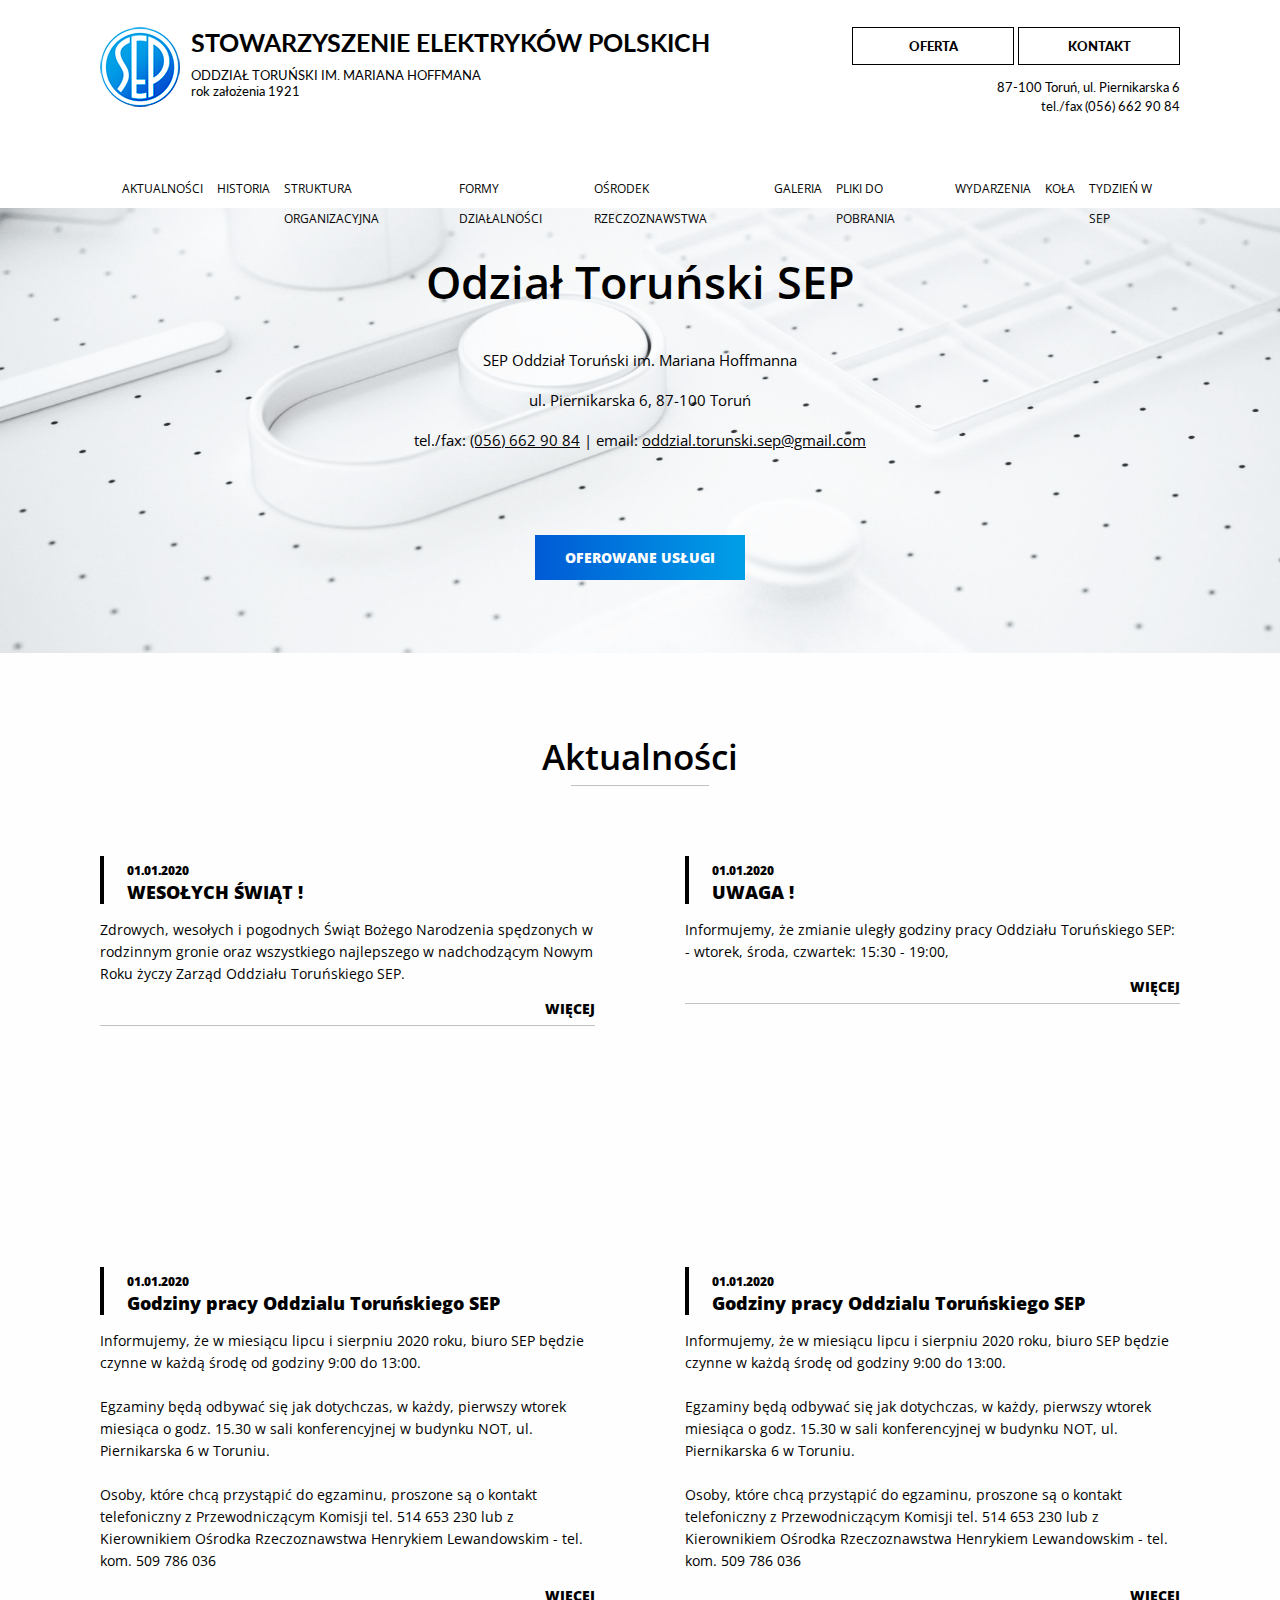
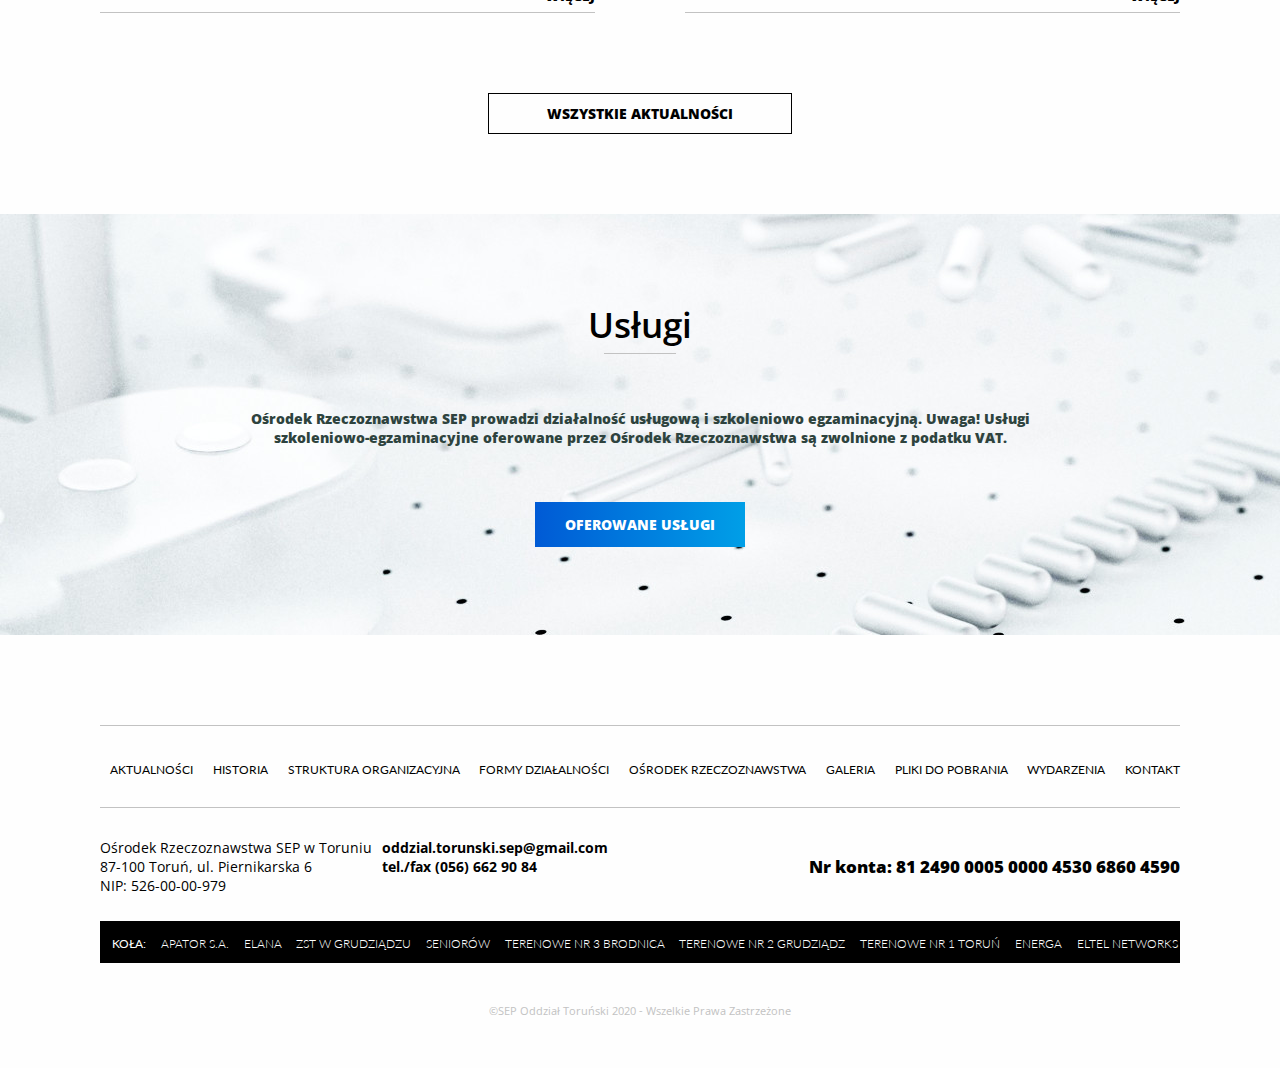
<file: index.html>
<!DOCTYPE html>
<html lang="pl-PL">

<head>
  <meta charset="utf-8" />
  <meta http-equiv="X-UA-Compatible" content="IE=edge" />
  <meta name="viewport" content="width=device-width, initial-scale=1" />
  <title>Oddział Toruński SEP || Szkolenia SEP i Egzaminy SEP</title>
  <link href="css/style.css" rel="stylesheet" type="text/css" />
  <link href="css/nav.css" rel="stylesheet" type="text/css" />
  <link href="css/style-resp.css" rel="stylesheet" type="text/css" />
  <link rel="preconnect" href="https://fonts.gstatic.com">
  <link
    href="https://fonts.googleapis.com/css2?family=Lato:wght@300;400;900&family=Open+Sans:wght@400;600;700&display=swap"
    rel="stylesheet">
</head>

<body>
  <header class="navigation navigation-bg">
    <div class="container">
      <div class="headerTop">
        <div class="brand">
          <a href="index.html"><img src="images/logo_sep_oddzial_torunski.png" alt="Logo SEP" /></a>
          <div>
            <h1>STOWARZYSZENIE ELEKTRYKÓW POLSKICH</h1>

            ODDZIAŁ TORUŃSKI IM. MARIANA HOFFMANA<br />
            rok założenia 1921
          </div>
        </div>
        <div class="headerTop_right">
          <a href="oferta.html" class="button headerTop_right-button">OFERTA</a>
          <a href="kontakt.html" class="button headerTop_right-button">KONTAKT</a>
          <br>
          <p class="headerTop_right-contact">87-100 Toruń, ul. Piernikarska 6<br>
            tel./fax (056) 662 90 84</p>
        </div>
      </div>

      <nav>
        <div class="nav-mobile">
          <a id="nav-toggle" href="#"><span></span></a>
        </div>
<ul class="nav-list">
    <li>
      <a href="aktualnosci.html">Aktualności</a>
    </li>
    <li>
      <a href="historia.html">Historia</a>
    </li>
    <li>
      <a href="struktura_organizacyjna.html">Struktura organizacyjna</a>
    </li>
    <li>
      <a href="formy_dzialnosci.html">Formy działalności</a>
    </li>
    <li>
      <a href="uslugi.html">Ośrodek Rzeczoznawstwa</a>
    </li>
    <li>
      <a href="galeria.html">Galeria</a>
    </li>
    <li>
      <a href="download.html">Pliki do pobrania</a>
    </li>
    <li>
      <a href="wydarzenia.html">Wydarzenia</a>
    </li>
<li>
    <a href="kola.html">Koła</a>
</li>
<li>
    <a href="https://sep.com.pl/tydzien-w-sep/">Tydzień w SEP</a>
</li>
  </ul>
      </nav>
    </div>
  </header>
  <section class="carousel container-fluid">
    <div class="container">
      <div class="carousel_content">
        <!-- <div class="carousel_content-arrowLeft">
          <img src="images/arrow-left.png" alt="">
        </div> -->
        <div class="carousel_content-info">
          <h2>Odział Toruński SEP</h2>
          <p>SEP Oddział Toruński im. Mariana Hoffmanna
            <br> <br>
            ul. Piernikarska 6, 87-100 Toruń
            <br> <br>
            tel./fax: <a href="tel:+48566629084">(056) 662 90 84</a> | email: <a href="mailto: oddzial.torunski.sep@gmail.com"> oddzial.torunski.sep@gmail.com</a>
            <br>

          </p>
          <a href="uslugi.html" class="button button-blue" id="button-services">Oferowane Usługi</a>

        </div>
        <!-- <div class="carousel_content-arrowRight">
          <img src="images/arrow-right.png" alt="">
        </div> -->
      </div>
    </div>
  </section>
  <main id="news">
    <div class="container">
      <div class="tittle">
        <h2>Aktualności</h2>
        <div class="tittle_border"></div>
      </div>
      <div class="main_content-newsWall">
        <div class="newsWall_news">
          <div class="newsWall_news-tittle">
            <span class="news_tittle-date">01.01.2020</span>
            <br>
           WESOŁYCH ŚWIĄT !
          </div>
          <p>Zdrowych, wesołych i pogodnych Świąt Bożego Narodzenia
            spędzonych w rodzinnym gronie oraz wszystkiego najlepszego
            w nadchodzącym Nowym Roku
            życzy Zarząd Oddziału Toruńskiego SEP.</p>
          <div class="newsWall_news-footer">
            <a href="#">Więcej</a>
          </div>
        </div>
        <div class="newsWall_news">
          <div class="newsWall_news-tittle">
            <span class="news_tittle-date">01.01.2020</span>
            <br>
            UWAGA !
          </div>
          <p>Informujemy, że zmianie uległy godziny pracy Oddziału Toruńskiego SEP:
            <br>
            - wtorek, środa, czwartek: 15:30 - 19:00,</p>
          <div class="newsWall_news-footer">
            <a href="#">Więcej</a>
          </div>
        </div>
        <div class="newsWall_news">
          <div class="newsWall_news-tittle">
            <span class="news_tittle-date">01.01.2020</span>
            <br>
            Godziny pracy Oddzialu Toruńskiego SEP
          </div>
          <p>Informujemy, że w miesiącu lipcu i sierpniu 2020 roku, biuro SEP będzie czynne w każdą środę od godziny
            9:00 do
            13:00.
            <br><br>
            Egzaminy będą odbywać się jak dotychczas, w każdy, pierwszy wtorek miesiąca o godz. 15.30 w sali
            konferencyjnej w
            budynku NOT, ul. Piernikarska 6 w Toruniu.
            <br><br>
            Osoby, które chcą przystąpić do egzaminu, proszone są o kontakt telefoniczny z Przewodniczącym Komisji tel.
            514
            653 230 lub z Kierownikiem Ośrodka Rzeczoznawstwa Henrykiem Lewandowskim - tel. kom. 509 786 036</p>
          <div class="newsWall_news-footer">
            <a href="#">Więcej</a>
          </div>
        </div>
        <div class="newsWall_news">
          <div class="newsWall_news-tittle">
            <span class="news_tittle-date">01.01.2020</span>
            <br>
            Godziny pracy Oddzialu Toruńskiego SEP
          </div>
          <p>Informujemy, że w miesiącu lipcu i sierpniu 2020 roku, biuro SEP będzie czynne w każdą środę od godziny
            9:00 do
            13:00.
            <br><br>
            Egzaminy będą odbywać się jak dotychczas, w każdy, pierwszy wtorek miesiąca o godz. 15.30 w sali
            konferencyjnej w
            budynku NOT, ul. Piernikarska 6 w Toruniu.
            <br><br>
            Osoby, które chcą przystąpić do egzaminu, proszone są o kontakt telefoniczny z Przewodniczącym Komisji tel.
            514
            653 230 lub z Kierownikiem Ośrodka Rzeczoznawstwa Henrykiem Lewandowskim - tel. kom. 509 786 036</p>
          <div class="newsWall_news-footer">
            <a href="#">Więcej</a>
          </div>
        </div>
      </div>
      <a href="aktualnosci.html" class="button button-medium">WSZYSTKIE AKTUALNOŚCI</a>
    </div>
  </main>
  <section class="services container-fluid">
    <div class="container">
      <div class="tittle">
        <h2>Usługi</h2>
        <div class="tittle_border"></div>
      </div>
      <p>Ośrodek Rzeczoznawstwa SEP prowadzi działalność usługową i szkoleniowo egzaminacyjną. Uwaga! Usługi
        szkoleniowo-egzaminacyjne oferowane przez Ośrodek Rzeczoznawstwa są zwolnione z podatku VAT.</p>
      <a href="uslugi.html" class="button button-blue">Oferowane usługi</a>
    </div>
  </section>
  <footer>
    <div class="container">
      <ul class="footer_menu">
        <li>
          <a href="aktualnosci.html">Aktualności</a>
        </li>
        <li>
          <a href="historia.html">Historia</a>
        </li>
        <li>
          <a href="struktura_organizacyjna.html">Struktura organizacyjna</a>
        </li>
        <li>
          <a href="formy_dzialnosci.html">Formy działalności</a>
        </li>

        <li>
          <a href="uslugi.html">Ośrodek Rzeczoznawstwa</a>
        </li>
        <li>
          <a href="galeria.html">Galeria</a>
        </li>
        <li>
          <a href="download.html">Pliki do pobrania</a>
        </li>
        <li>
          <a href="wydarzenia.html">Wydarzenia</a>
        </li>
        <li>
          <a href="kontakt.html">Kontakt</a>
        </li>
      </ul>
      <div class="footer_contact">
        <div class="footer_contact-left">
          <p>
            Ośrodek Rzeczoznawstwa SEP w Toruniu<br>
            87-100 Toruń, ul. Piernikarska 6<br>
            NIP: 526-00-00-979
          </p>
          <p><b>oddzial.torunski.sep@gmail.com<br>
              tel./fax (056) 662 90 84
            </b>
          </p>
        </div>
        <div class="footer_contact-right">
          Nr konta: 81 2490 0005 0000 4530 6860 4590
        </div>
      </div>
      <div class="footer_organizations">
        <ul>
          <li><b>KOŁA:</b></li>
          <li>Apator S.A.</li>
          <li>Elana</li>
          <li>ZST w Grudziądzu</li>
          <li>Seniorów</li>
          <li>Terenowe nr 3 Brodnica</li>
          <li>Terenowe nr 2 Grudziądz</li>
          <li>Terenowe nr 1 Toruń</li>
          <li>Energa</li>
          <li>ELTEL Networks</li>
        </ul>
        <div class="footer_copyrights">
          ©SEP Oddział Toruński 2020 - Wszelkie Prawa Zastrzeżone
        </div>
      </div>
    </div>
  </footer>
  <script src="https://cdnjs.cloudflare.com/ajax/libs/jquery/2.1.3/jquery.min.js"></script>
  <script src="js/nav.js"></script>
</body>

</html>
</file>
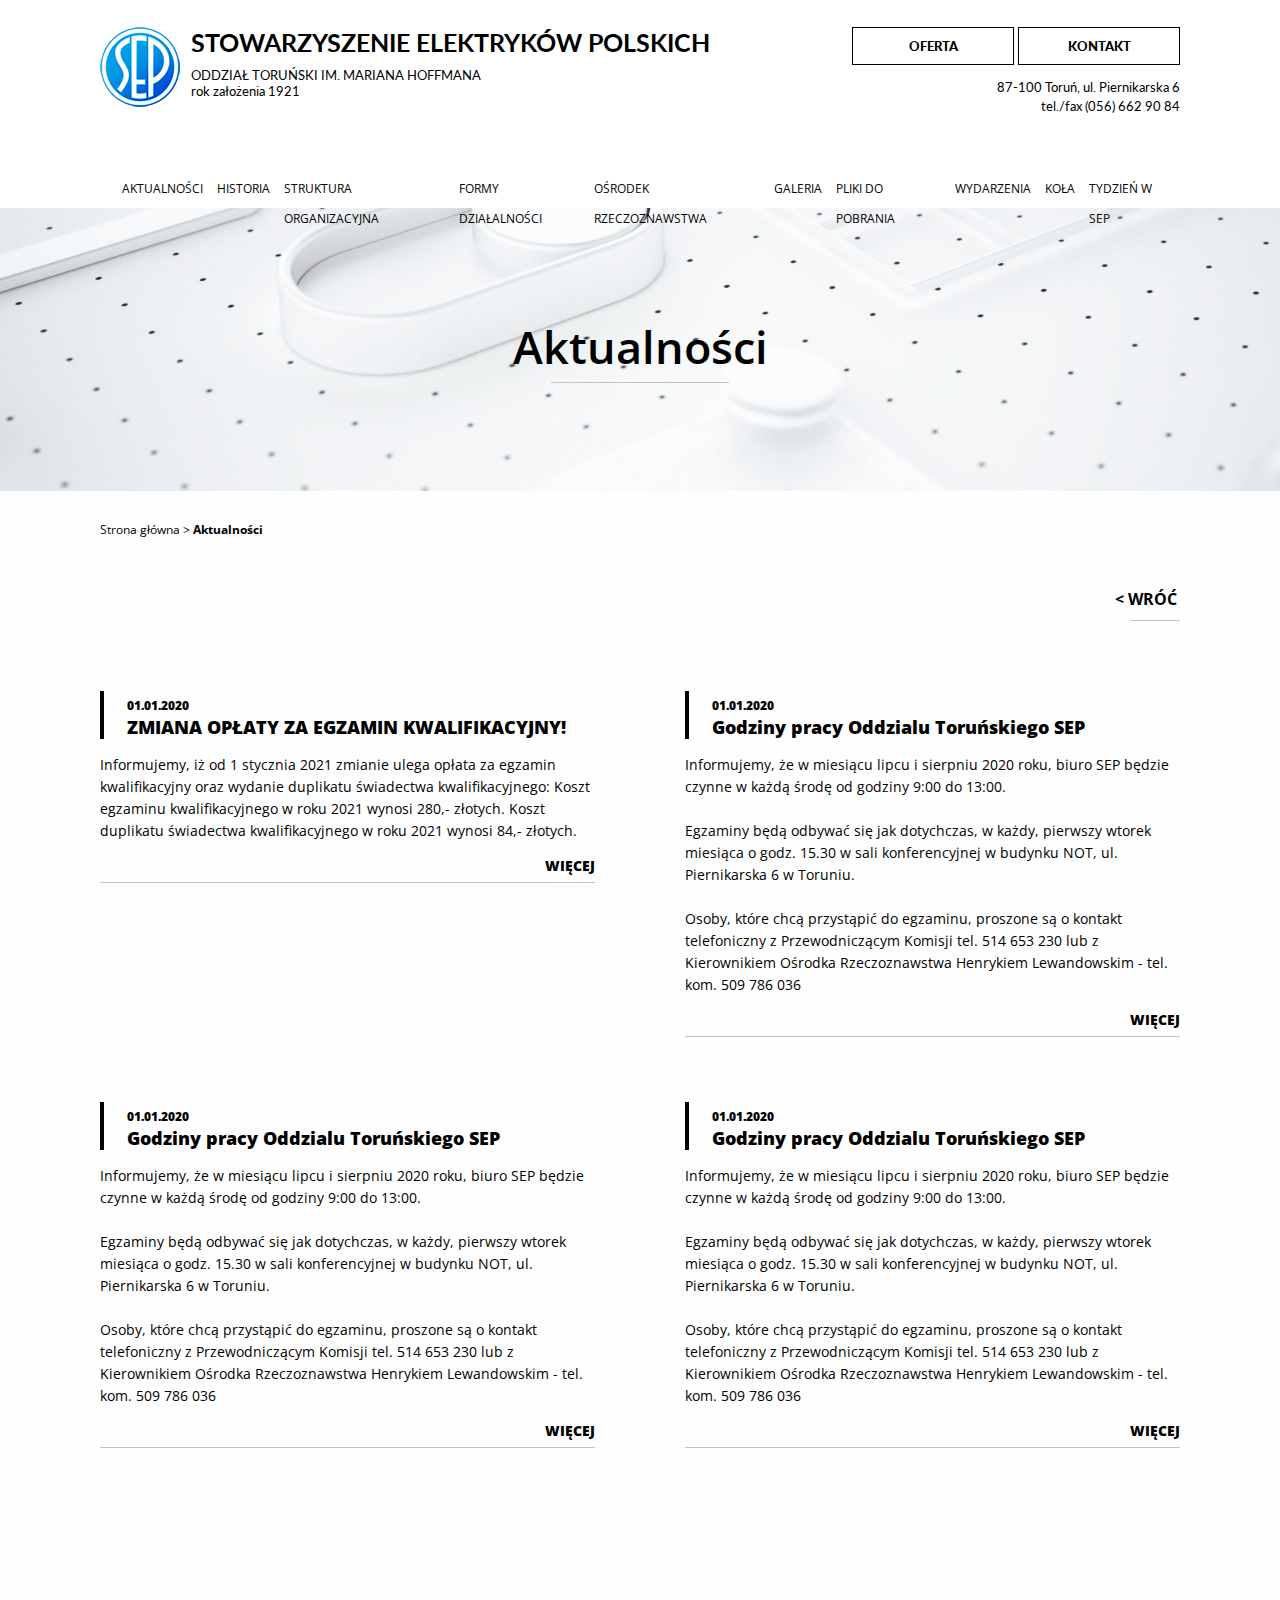
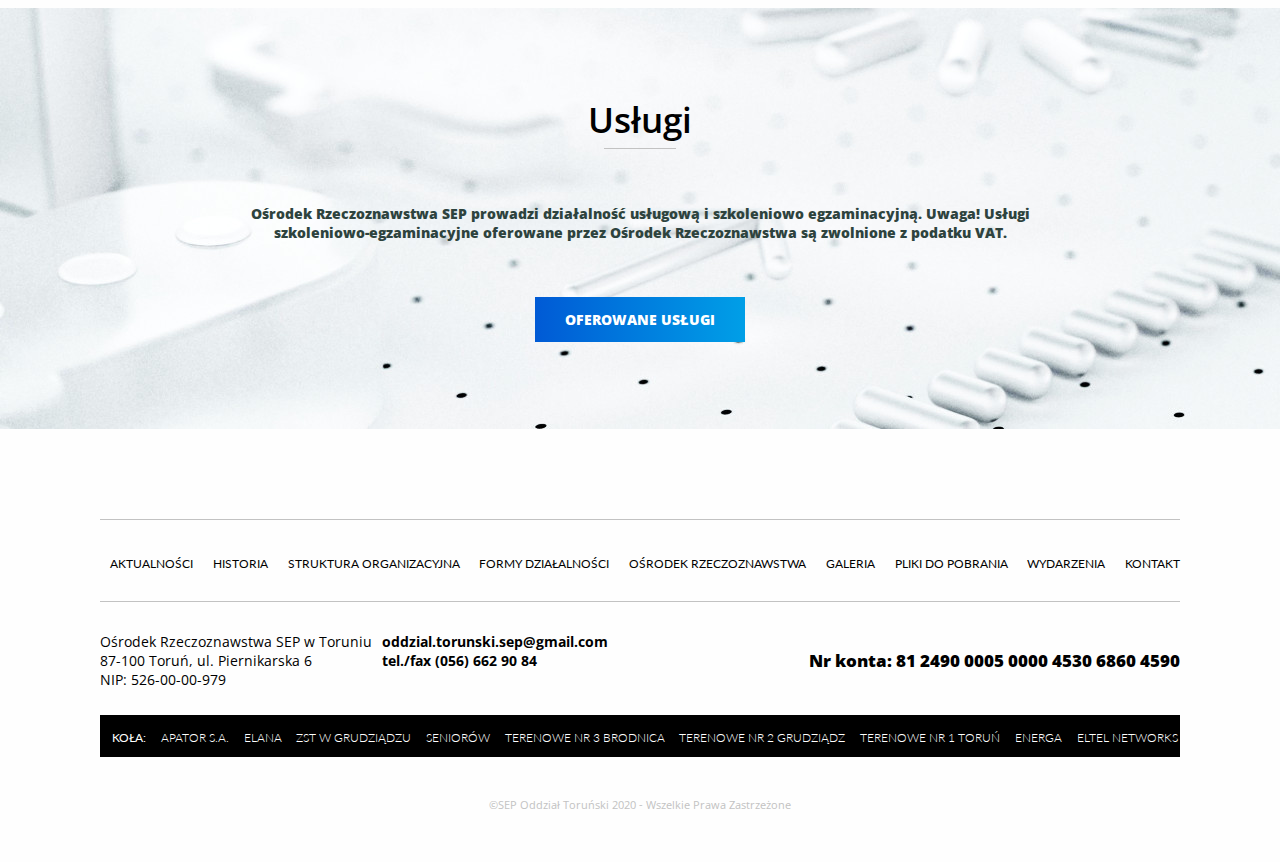
<file: aktualnosci.html>
<!DOCTYPE html>
<html lang="pl-PL">

<head>
  <meta charset="utf-8" />
  <meta http-equiv="X-UA-Compatible" content="IE=edge" />
  <meta name="viewport" content="width=device-width, initial-scale=1" />
  <title>Oddział Toruński SEP || Szkolenia SEP i Egzaminy SEP</title>
  <link href="css/style.css" rel="stylesheet" type="text/css" />
  <link href="css/nav.css" rel="stylesheet" type="text/css" />
  <link href="css/style-resp.css" rel="stylesheet" type="text/css" />
  <link rel="preconnect" href="https://fonts.gstatic.com">
  <link
    href="https://fonts.googleapis.com/css2?family=Lato:wght@300;400;900&family=Open+Sans:wght@400;600;700&display=swap"
    rel="stylesheet">
</head>

<body>
  <header class="navigation">
    <div class="container">
      <div class="headerTop">
        <div class="brand">
          <a href="index.html"><img src="images/logo_sep_oddzial_torunski.png" alt="Logo SEP" /></a>
          <div>
            <h1>STOWARZYSZENIE ELEKTRYKÓW POLSKICH</h1>

            ODDZIAŁ TORUŃSKI IM. MARIANA HOFFMANA<br />
            rok założenia 1921
          </div>
        </div>
        <div class="headerTop_right">
          <a href="oferta.html" class="button headerTop_right-button">OFERTA</a>
          <a href="kontakt.html" class="button headerTop_right-button">KONTAKT</a>
          <br>
          <p class="headerTop_right-contact">87-100 Toruń, ul. Piernikarska 6<br>
            tel./fax (056) 662 90 84</p>
        </div>
      </div>

      <nav>
        <div class="nav-mobile">
          <a id="nav-toggle" href="#"><span></span></a>
        </div>
<ul class="nav-list">
    <li>
      <a href="aktualnosci.html">Aktualności</a>
    </li>
    <li>
      <a href="historia.html">Historia</a>
    </li>
    <li>
      <a href="struktura_organizacyjna.html">Struktura organizacyjna</a>
    </li>
    <li>
      <a href="formy_dzialnosci.html">Formy działalności</a>
    </li>
    <li>
      <a href="uslugi.html">Ośrodek Rzeczoznawstwa</a>
    </li>
    <li>
      <a href="galeria.html">Galeria</a>
    </li>
    <li>
      <a href="download.html">Pliki do pobrania</a>
    </li>
    <li>
      <a href="wydarzenia.html">Wydarzenia</a>
    </li>
<li>
    <a href="kola.html">Koła</a>
</li>
<li>
    <a href="https://sep.com.pl/tydzien-w-sep/">Tydzień w SEP</a>
</li>
  </ul>
      </nav>
    </div>
  </header>
  <section class="carousel title_deck container-fluid">
    <div class="container">
      <div class="tittle">
        <h2>Aktualności</h2>
        <div class="tittle_border"></div>
      </div>
    </div>
  </section>
  <main>
    <div class="container">
      <div class="breadcrumb">Strona główna > <b>Aktualności</b></div>
      <div class="back">
        <a href="#">
          &lt; WRÓĆ</a>
        <div class="back-border">
        </div>
      </div>
     <div class="main_content-newsWall">
       <div class="newsWall_news">
         <div class="newsWall_news-tittle">
           <span class="news_tittle-date">01.01.2020</span>
           <br>
           ZMIANA OPŁATY ZA EGZAMIN KWALIFIKACYJNY!
         </div>
         <p>
           Informujemy, iż od 1 stycznia 2021 zmianie ulega opłata za egzamin kwalifikacyjny oraz wydanie duplikatu
           świadectwa kwalifikacyjnego:
           Koszt egzaminu kwalifikacyjnego w roku 2021 wynosi 280,- złotych.
           Koszt duplikatu świadectwa kwalifikacyjnego w roku 2021 wynosi 84,- złotych.
         </p>
         <div class="newsWall_news-footer">
           <a href="#">Więcej</a>
         </div>
       </div>
       <div class="newsWall_news">
         <div class="newsWall_news-tittle">
           <span class="news_tittle-date">01.01.2020</span>
           <br>
           Godziny pracy Oddzialu Toruńskiego SEP
         </div>
         <p>Informujemy, że w miesiącu lipcu i sierpniu 2020 roku, biuro SEP będzie czynne w każdą środę od godziny
           9:00 do
           13:00.
           <br><br>
           Egzaminy będą odbywać się jak dotychczas, w każdy, pierwszy wtorek miesiąca o godz. 15.30 w sali
           konferencyjnej w
           budynku NOT, ul. Piernikarska 6 w Toruniu.
           <br><br>
           Osoby, które chcą przystąpić do egzaminu, proszone są o kontakt telefoniczny z Przewodniczącym Komisji tel.
           514
           653 230 lub z Kierownikiem Ośrodka Rzeczoznawstwa Henrykiem Lewandowskim - tel. kom. 509 786 036</p>
         <div class="newsWall_news-footer">
           <a href="#">Więcej</a>
         </div>
       </div>
       <div class="newsWall_news">
         <div class="newsWall_news-tittle">
           <span class="news_tittle-date">01.01.2020</span>
           <br>
           Godziny pracy Oddzialu Toruńskiego SEP
         </div>
         <p>Informujemy, że w miesiącu lipcu i sierpniu 2020 roku, biuro SEP będzie czynne w każdą środę od godziny
           9:00 do
           13:00.
           <br><br>
           Egzaminy będą odbywać się jak dotychczas, w każdy, pierwszy wtorek miesiąca o godz. 15.30 w sali
           konferencyjnej w
           budynku NOT, ul. Piernikarska 6 w Toruniu.
           <br><br>
           Osoby, które chcą przystąpić do egzaminu, proszone są o kontakt telefoniczny z Przewodniczącym Komisji tel.
           514
           653 230 lub z Kierownikiem Ośrodka Rzeczoznawstwa Henrykiem Lewandowskim - tel. kom. 509 786 036</p>
         <div class="newsWall_news-footer">
           <a href="#">Więcej</a>
         </div>
       </div>
       <div class="newsWall_news">
         <div class="newsWall_news-tittle">
           <span class="news_tittle-date">01.01.2020</span>
           <br>
           Godziny pracy Oddzialu Toruńskiego SEP
         </div>
         <p>Informujemy, że w miesiącu lipcu i sierpniu 2020 roku, biuro SEP będzie czynne w każdą środę od godziny
           9:00 do
           13:00.
           <br><br>
           Egzaminy będą odbywać się jak dotychczas, w każdy, pierwszy wtorek miesiąca o godz. 15.30 w sali
           konferencyjnej w
           budynku NOT, ul. Piernikarska 6 w Toruniu.
           <br><br>
           Osoby, które chcą przystąpić do egzaminu, proszone są o kontakt telefoniczny z Przewodniczącym Komisji tel.
           514
           653 230 lub z Kierownikiem Ośrodka Rzeczoznawstwa Henrykiem Lewandowskim - tel. kom. 509 786 036</p>
         <div class="newsWall_news-footer">
           <a href="#">Więcej</a>
         </div>
       </div>
     </div>
    </div>
  </main>
  <section class="services container-fluid">
    <div class="container">
      <div class="tittle">
        <h2>Usługi</h2>
        <div class="tittle_border"></div>
      </div>
      <p>Ośrodek Rzeczoznawstwa SEP prowadzi działalność usługową i szkoleniowo egzaminacyjną. Uwaga! Usługi
        szkoleniowo-egzaminacyjne oferowane przez Ośrodek Rzeczoznawstwa są zwolnione z podatku VAT.</p>
      <a href="uslugi.html" class="button button-blue">Oferowane usługi</a>
    </div>
  </section>
  <footer>
    <div class="container">
      <ul class="footer_menu">
        <li>
          <a href="aktualnosci.html">Aktualności</a>
        </li>
        <li>
          <a href="historia.html">Historia</a>
        </li>
        <li>
          <a href="struktura_organizacyjna.html">Struktura organizacyjna</a>
        </li>
        <li>
          <a href="formy_dzialnosci.html">Formy działalności</a>
        </li>

        <li>
          <a href="uslugi.html">Ośrodek Rzeczoznawstwa</a>
        </li>
        <li>
          <a href="galeria.html">Galeria</a>
        </li>
        <li>
          <a href="download.html">Pliki do pobrania</a>
        </li>
        <li>
          <a href="wydarzenia.html">Wydarzenia</a>
        </li>
        <li>
          <a href="kontakt.html">Kontakt</a>
        </li>
      </ul>
      <div class="footer_contact">
        <div class="footer_contact-left">
          <p>
            Ośrodek Rzeczoznawstwa SEP w Toruniu<br>
            87-100 Toruń, ul. Piernikarska 6<br>
            NIP: 526-00-00-979
          </p>
          <p><b>oddzial.torunski.sep@gmail.com<br>
              tel./fax (056) 662 90 84
            </b>
          </p>
        </div>
        <div class="footer_contact-right">
          Nr konta: 81 2490 0005 0000 4530 6860 4590
        </div>
      </div>
      <div class="footer_organizations">
        <ul>
          <li><b>KOŁA:</b></li>
          <li>Apator S.A.</li>
          <li>Elana</li>
          <li>ZST w Grudziądzu</li>
          <li>Seniorów</li>
          <li>Terenowe nr 3 Brodnica</li>
          <li>Terenowe nr 2 Grudziądz</li>
          <li>Terenowe nr 1 Toruń</li>
          <li>Energa</li>
          <li>ELTEL Networks</li>
        </ul>
        <div class="footer_copyrights">
          ©SEP Oddział Toruński 2020 - Wszelkie Prawa Zastrzeżone
        </div>
      </div>
    </div>
  </footer>
  <script src="https://cdnjs.cloudflare.com/ajax/libs/jquery/2.1.3/jquery.min.js"></script>
  <script src="js/nav.js"></script>
</body>

</html>
</file>
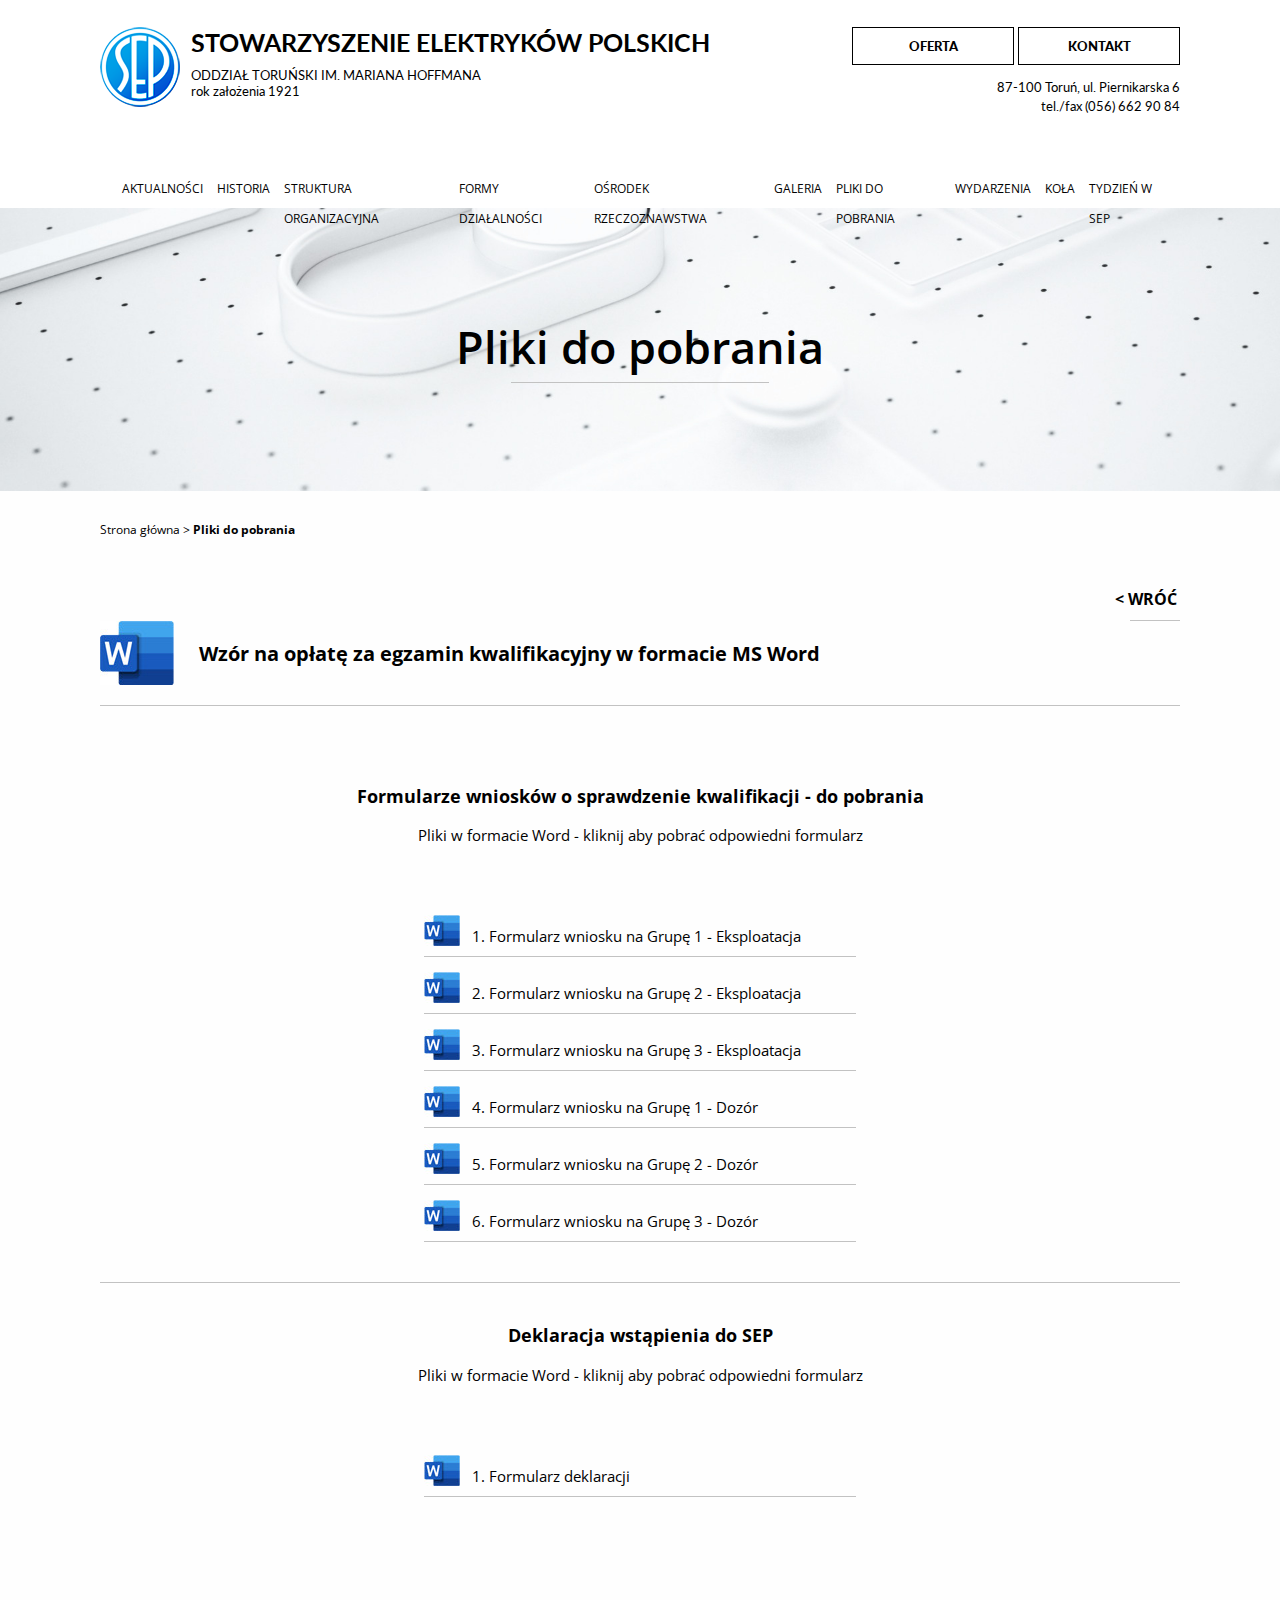
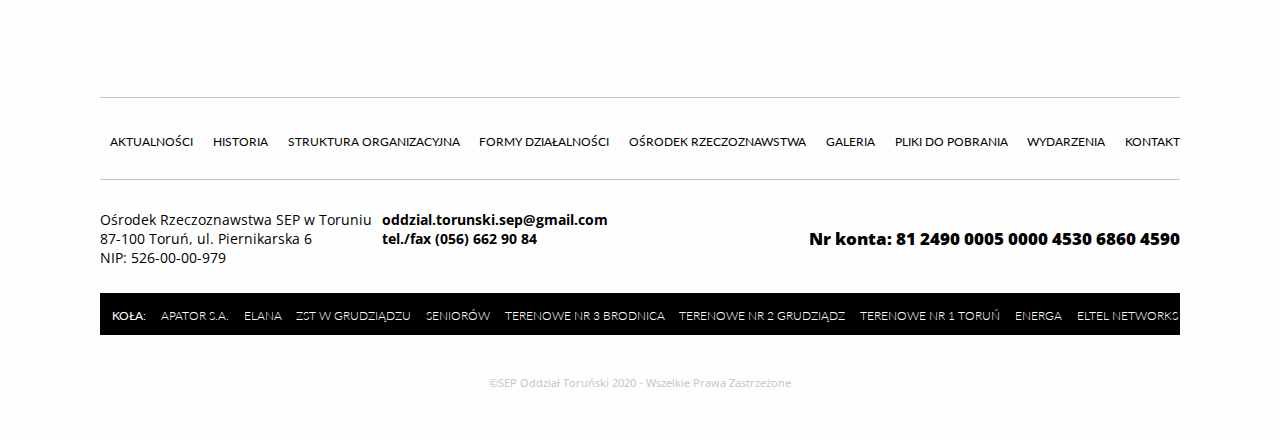
<file: download.html>
<!DOCTYPE html>
<html lang="pl-PL">

<head>
  <meta charset="utf-8" />
  <meta http-equiv="X-UA-Compatible" content="IE=edge" />
  <meta name="viewport" content="width=device-width, initial-scale=1" />
  <title>Oddział Toruński SEP || Szkolenia SEP i Egzaminy SEP</title>
  <link href="css/style.css" rel="stylesheet" type="text/css" />
  <link href="css/nav.css" rel="stylesheet" type="text/css" />
  <link href="css/style-resp.css" rel="stylesheet" type="text/css" />
  <link rel="preconnect" href="https://fonts.gstatic.com">
  <link
    href="https://fonts.googleapis.com/css2?family=Lato:wght@300;400;900&family=Open+Sans:wght@400;600;700&display=swap"
    rel="stylesheet">
</head>

<body>
  <header class="navigation">
    <div class="container">
      <div class="headerTop">
        <div class="brand">
          <a href="index.html"><img src="images/logo_sep_oddzial_torunski.png" alt="Logo SEP" /></a>
          <div>
            <h1>STOWARZYSZENIE ELEKTRYKÓW POLSKICH</h1>

            ODDZIAŁ TORUŃSKI IM. MARIANA HOFFMANA<br />
            rok założenia 1921
          </div>
        </div>
        <div class="headerTop_right">
          <a href="oferta.html" class="button headerTop_right-button">OFERTA</a>
          <a href="kontakt.html" class="button headerTop_right-button">KONTAKT</a>
          <br>
          <p class="headerTop_right-contact">87-100 Toruń, ul. Piernikarska 6<br>
            tel./fax (056) 662 90 84</p>
        </div>
      </div>

      <nav>
        <div class="nav-mobile">
          <a id="nav-toggle" href="#"><span></span></a>
        </div>
<ul class="nav-list">
    <li>
      <a href="aktualnosci.html">Aktualności</a>
    </li>
    <li>
      <a href="historia.html">Historia</a>
    </li>
    <li>
      <a href="struktura_organizacyjna.html">Struktura organizacyjna</a>
    </li>
    <li>
      <a href="formy_dzialnosci.html">Formy działalności</a>
    </li>
    <li>
      <a href="uslugi.html">Ośrodek Rzeczoznawstwa</a>
    </li>
    <li>
      <a href="galeria.html">Galeria</a>
    </li>
    <li>
      <a href="download.html">Pliki do pobrania</a>
    </li>
    <li>
      <a href="wydarzenia.html">Wydarzenia</a>
    </li>
<li>
    <a href="kola.html">Koła</a>
</li>
<li>
    <a href="https://sep.com.pl/tydzien-w-sep/">Tydzień w SEP</a>
</li>
  </ul>
      </nav>
    </div>
  </header>
  <section class="carousel title_deck container-fluid">
    <div class="container">
      <div class="tittle">
        <h2>Pliki do pobrania</h2>
        <div class="tittle_border"></div>
      </div>
    </div>
  </section>
  <main>
    <div class="container">
      <div class="breadcrumb">Strona główna > <b>Pliki do pobrania</b></div>
      <div class="back">
        <a href="#">
          &lt; WRÓĆ</a>
        <div class="back-border">
        </div>
      </div>
      <section class="download">
        <div class="download-pattern">
          <img src="images/word-xl.jpg" alt="">
          <a href="#">
            <h2>Wzór na opłatę za egzamin kwalifikacyjny w formacie MS Word</h2>
          </a>
        </div>
        <br>
        <div class="hr"></div>
        <br>
        <h3 class="p-center">Formularze wniosków o sprawdzenie kwalifikacji - do pobrania</h3>
        <p class="p-center">Pliki w formacie Word - kliknij aby pobrać odpowiedni formularz</p>
        <br><br>
        <div class="download-element">
          <img src="images/word-s.jpg" alt="">
          <a href="#">
            <div>1. Formularz wniosku na Grupę 1 - Eksploatacja</div>
          </a>
        </div>
        <div class="download-element">
          <img src="images/word-s.jpg" alt="">
          <a href="#">
            <div>2. Formularz wniosku na Grupę 2 - Eksploatacja</div>
          </a>
        </div>
        <div class="download-element">
          <img src="images/word-s.jpg" alt="">
          <a href="#">
            <div>3. Formularz wniosku na Grupę 3 - Eksploatacja</div>
          </a>
        </div>
        <div class="download-element">
          <img src="images/word-s.jpg" alt="">
          <a href="#">
            <div>4. Formularz wniosku na Grupę 1 - Dozór</div>
          </a>
        </div>
        <div class="download-element">
          <img src="images/word-s.jpg" alt="">
          <a href="#">
            <div>5. Formularz wniosku na Grupę 2 - Dozór</div>
          </a>
        </div>
        <div class="download-element">
          <img src="images/word-s.jpg" alt="">
          <a href="#">
            <div>6. Formularz wniosku na Grupę 3 - Dozór</div>
          </a>
        </div>
        <br><br>
        <div class="hr"></div>

        <h3 class="p-center">Deklaracja wstąpienia do SEP</h3>
        <p class="p-center">Pliki w formacie Word - kliknij aby pobrać odpowiedni formularz</p>
        <br><br>
        <div class="download-element">
          <img src="images/word-s.jpg" alt="">
          <a href="#">
            <div>1. Formularz deklaracji</div>
          </a>
        </div>
      </section>
    </div>
  </main>
  <!-- <section class="services container-fluid">
    <div class="container">
      <div class="tittle">
        <h2>Usługi</h2>
        <div class="tittle_border"></div>
      </div>
      <p>Ośrodek Rzeczoznawstwa SEP prowadzi działalność usługową i szkoleniowo egzaminacyjną. Uwaga! Usługi
        szkoleniowo-egzaminacyjne oferowane przez Ośrodek Rzeczoznawstwa są zwolnione z podatku VAT.</p>
      <a href="uslugi.html" class="button button-blue">Oferowane usługi</a>
    </div>
  </section> -->
  <footer>
    <div class="container">
      <ul class="footer_menu">
        <li>
          <a href="aktualnosci.html">Aktualności</a>
        </li>
        <li>
          <a href="historia.html">Historia</a>
        </li>
        <li>
          <a href="struktura_organizacyjna.html">Struktura organizacyjna</a>
        </li>
        <li>
          <a href="formy_dzialnosci.html">Formy działalności</a>
        </li>

        <li>
          <a href="uslugi.html">Ośrodek Rzeczoznawstwa</a>
        </li>
        <li>
          <a href="galeria.html">Galeria</a>
        </li>
        <li>
          <a href="download.html">Pliki do pobrania</a>
        </li>
        <li>
          <a href="wydarzenia.html">Wydarzenia</a>
        </li>
        <li>
          <a href="kontakt.html">Kontakt</a>
        </li>
      </ul>
      <div class="footer_contact">
        <div class="footer_contact-left">
          <p>
            Ośrodek Rzeczoznawstwa SEP w Toruniu<br>
            87-100 Toruń, ul. Piernikarska 6<br>
            NIP: 526-00-00-979
          </p>
          <p><b>oddzial.torunski.sep@gmail.com<br>
              tel./fax (056) 662 90 84
            </b>
          </p>
        </div>
        <div class="footer_contact-right">
          Nr konta: 81 2490 0005 0000 4530 6860 4590
        </div>
      </div>
      <div class="footer_organizations">
        <ul>
          <li><b>KOŁA:</b></li>
          <li>Apator S.A.</li>
          <li>Elana</li>
          <li>ZST w Grudziądzu</li>
          <li>Seniorów</li>
          <li>Terenowe nr 3 Brodnica</li>
          <li>Terenowe nr 2 Grudziądz</li>
          <li>Terenowe nr 1 Toruń</li>
          <li>Energa</li>
          <li>ELTEL Networks</li>
        </ul>
        <div class="footer_copyrights">
          ©SEP Oddział Toruński 2020 - Wszelkie Prawa Zastrzeżone
        </div>
      </div>
    </div>
  </footer>
  <script src="https://cdnjs.cloudflare.com/ajax/libs/jquery/2.1.3/jquery.min.js"></script>
  <script src="js/nav.js"></script>
</body>

</html>
</file>
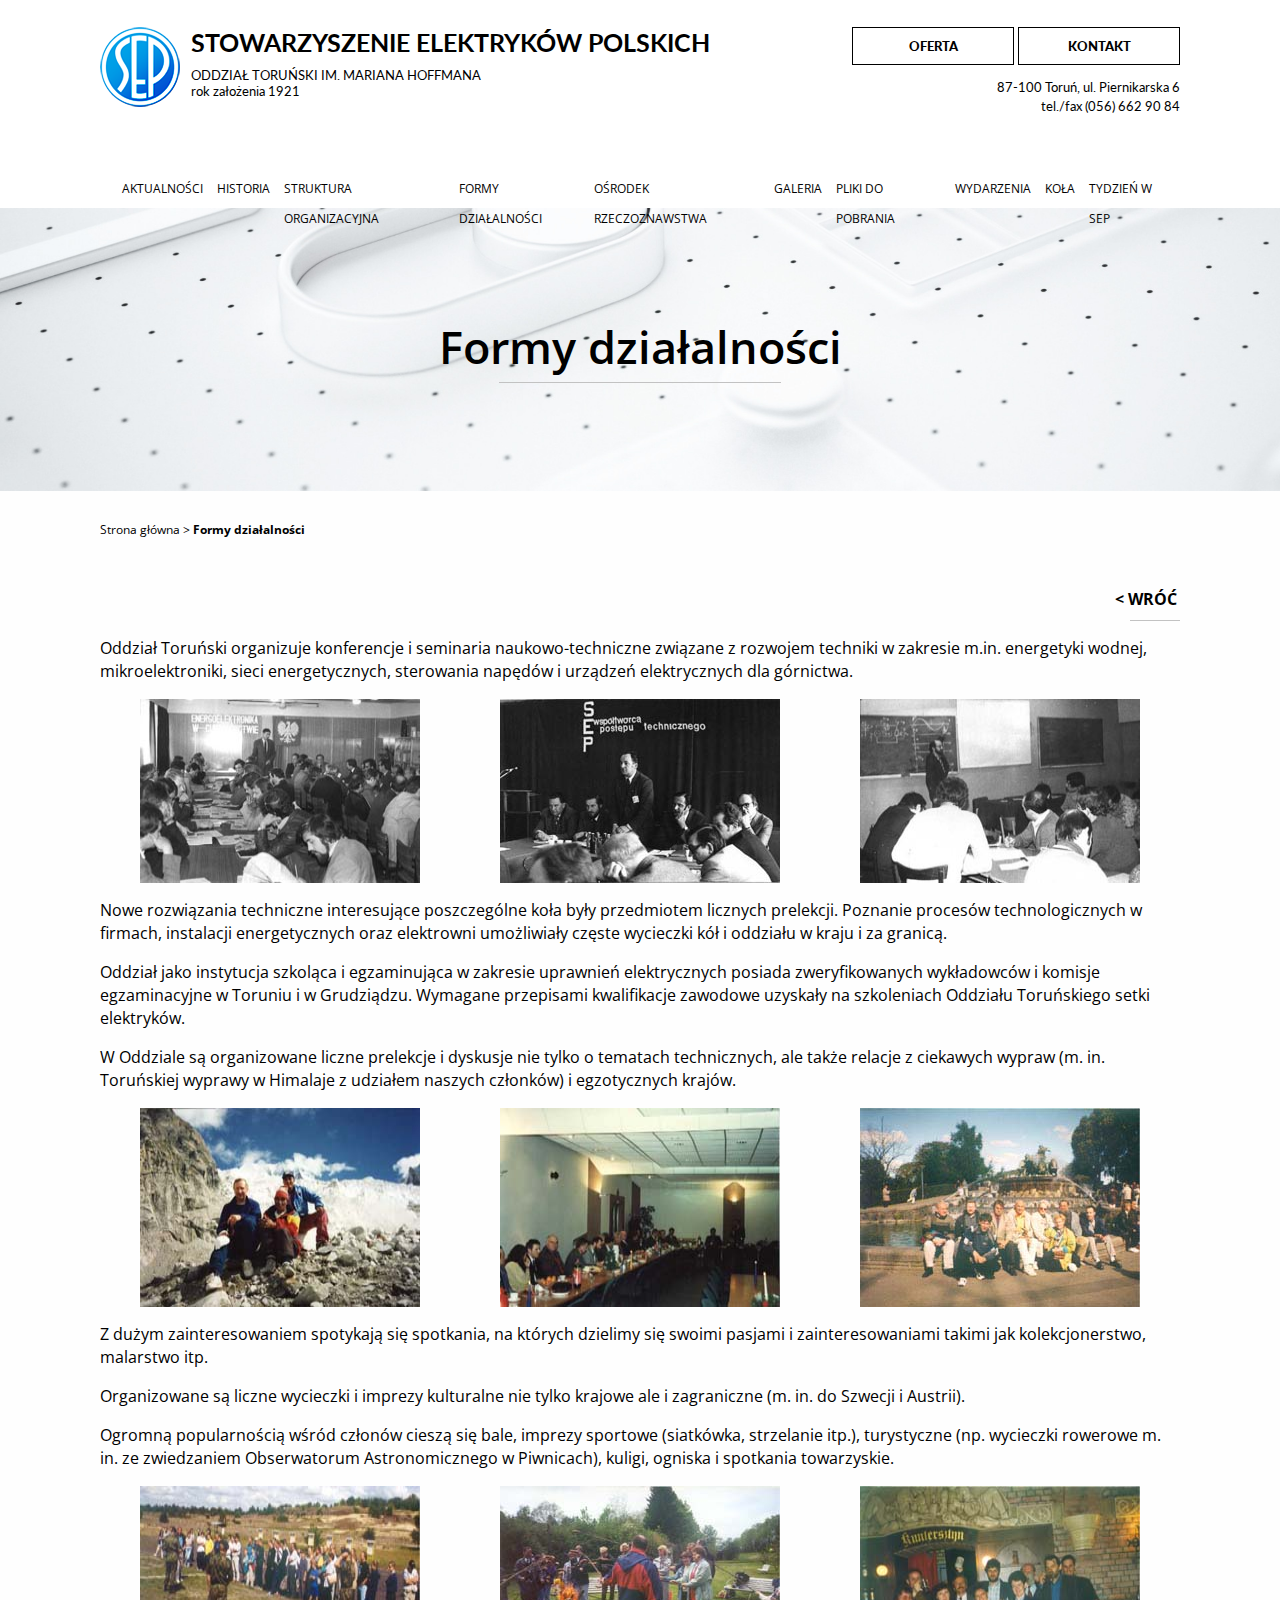
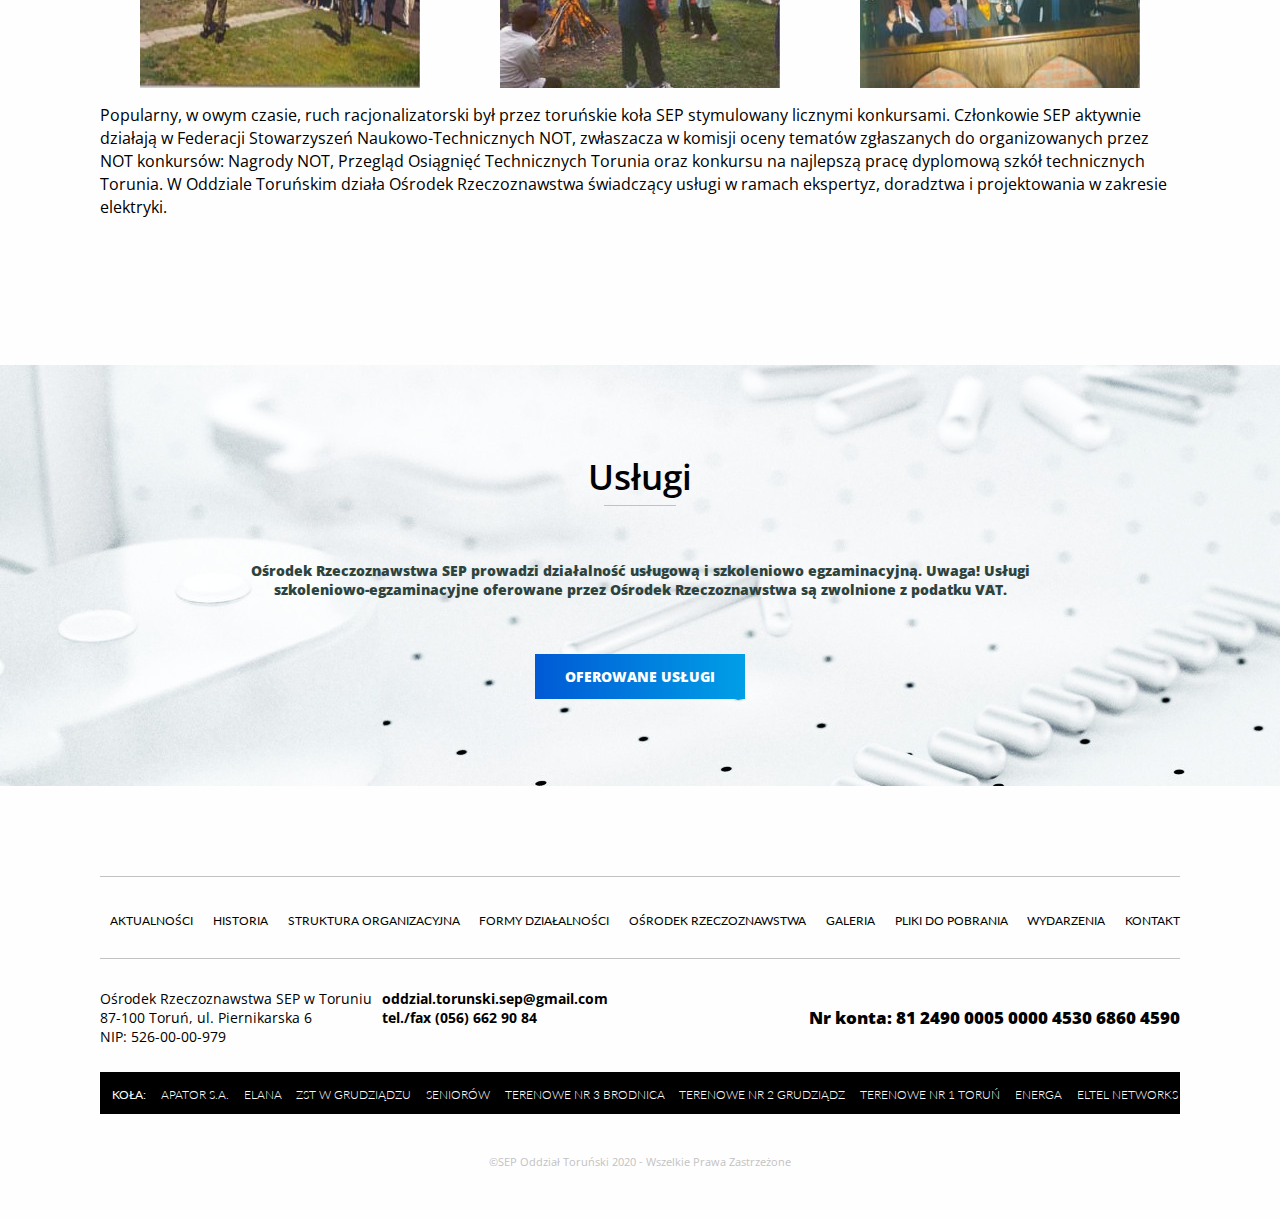
<file: formy_dzialnosci.html>
<!DOCTYPE html>
<html lang="pl-PL">

<head>
  <meta charset="utf-8" />
  <meta http-equiv="X-UA-Compatible" content="IE=edge" />
  <meta name="viewport" content="width=device-width, initial-scale=1" />
  <title>Oddział Toruński SEP || Szkolenia SEP i Egzaminy SEP</title>
  <link href="css/style.css" rel="stylesheet" type="text/css" />
  <link href="css/nav.css" rel="stylesheet" type="text/css" />
  <link href="css/style-resp.css" rel="stylesheet" type="text/css" />
  <link rel="preconnect" href="https://fonts.gstatic.com">
  <link
    href="https://fonts.googleapis.com/css2?family=Lato:wght@300;400;900&family=Open+Sans:wght@400;600;700&display=swap"
    rel="stylesheet">
</head>

<body>
  <header class="navigation">
    <div class="container">
      <div class="headerTop">
        <div class="brand">
          <a href="index.html"><img src="images/logo_sep_oddzial_torunski.png" alt="Logo SEP" /></a>
          <div>
            <h1>STOWARZYSZENIE ELEKTRYKÓW POLSKICH</h1>

            ODDZIAŁ TORUŃSKI IM. MARIANA HOFFMANA<br />
            rok założenia 1921
          </div>
        </div>
        <div class="headerTop_right">
          <a href="oferta.html" class="button headerTop_right-button">OFERTA</a>
          <a href="kontakt.html" class="button headerTop_right-button">KONTAKT</a>
          <br>
          <p class="headerTop_right-contact">87-100 Toruń, ul. Piernikarska 6<br>
            tel./fax (056) 662 90 84</p>
        </div>
      </div>

      <nav>
        <div class="nav-mobile">
          <a id="nav-toggle" href="#"><span></span></a>
        </div>
<ul class="nav-list">
    <li>
      <a href="aktualnosci.html">Aktualności</a>
    </li>
    <li>
      <a href="historia.html">Historia</a>
    </li>
    <li>
      <a href="struktura_organizacyjna.html">Struktura organizacyjna</a>
    </li>
    <li>
      <a href="formy_dzialnosci.html">Formy działalności</a>
    </li>
    <li>
      <a href="uslugi.html">Ośrodek Rzeczoznawstwa</a>
    </li>
    <li>
      <a href="galeria.html">Galeria</a>
    </li>
    <li>
      <a href="download.html">Pliki do pobrania</a>
    </li>
    <li>
      <a href="wydarzenia.html">Wydarzenia</a>
    </li>
<li>
    <a href="kola.html">Koła</a>
</li>
<li>
    <a href="https://sep.com.pl/tydzien-w-sep/">Tydzień w SEP</a>
</li>
  </ul>
      </nav>
    </div>
  </header>
  <section class="carousel title_deck container-fluid">
    <div class="container">
      <div class="tittle">
        <h2>Formy działalności</h2>
        <div class="tittle_border"></div>
      </div>
    </div>
  </section>
  <main>
    <div class="container">
      <div class="breadcrumb">Strona główna > <b>Formy działalności</b></div>
      <div class="back">
        <a href="#">
          &lt; WRÓĆ</a>
        <div class="back-border">
        </div>
      </div>
      <article>
        <p>Oddział Toruński organizuje konferencje i seminaria naukowo-techniczne związane z rozwojem techniki w
          zakresie m.in. energetyki wodnej, mikroelektroniki, sieci energetycznych, sterowania napędów i urządzeń
          elektrycznych dla górnictwa.</p>
          <div style="display: flex; justify-content: space-around;">
          <img src="images/formy_dzialalnosci/1.jpg" alt="">
          <img src="images/formy_dzialalnosci/2.jpg" alt="">
          <img src="images/formy_dzialalnosci/3.jpg" alt="">
          </div>
        <p>Nowe rozwiązania techniczne interesujące poszczególne koła były przedmiotem licznych prelekcji. Poznanie
          procesów technologicznych w firmach, instalacji energetycznych oraz elektrowni umożliwiały częste wycieczki
          kół i oddziału w kraju i za granicą.</p>
        <p>Oddział jako instytucja szkoląca i egzaminująca w zakresie uprawnień elektrycznych posiada
          zweryfikowanych wykładowców i komisje egzaminacyjne w Toruniu i w Grudziądzu. Wymagane przepisami
          kwalifikacje zawodowe uzyskały na szkoleniach Oddziału Toruńskiego setki elektryków.</p>
        <p>W Oddziale są organizowane liczne prelekcje i dyskusje nie tylko o tematach technicznych, ale także
          relacje z ciekawych wypraw (m. in. Toruńskiej wyprawy w Himalaje z udziałem naszych członków) i
          egzotycznych krajów.</p>
                    <div style="display: flex; justify-content: space-around;">
                      <img src="images/formy_dzialalnosci/4.jpg" alt="">
                      <img src="images/formy_dzialalnosci/5.jpg" alt="">
                      <img src="images/formy_dzialalnosci/6.jpg" alt="">
                    </div>
        <p>Z dużym zainteresowaniem spotykają się spotkania, na których dzielimy się swoimi pasjami i
          zainteresowaniami takimi jak kolekcjonerstwo, malarstwo itp.</p>
        <p>Organizowane są liczne wycieczki i imprezy kulturalne nie tylko krajowe ale i zagraniczne (m. in.
          do Szwecji i Austrii).</p>
        <p>Ogromną popularnością wśród członów cieszą się bale, imprezy sportowe (siatkówka, strzelanie
          itp.), turystyczne (np. wycieczki rowerowe m. in. ze zwiedzaniem Obserwatorum Astronomicznego w
          Piwnicach), kuligi, ogniska i spotkania towarzyskie.</p>
                            <div style="display: flex; justify-content: space-around;">
                              <img src="images/formy_dzialalnosci/7.jpg" alt="">
                              <img src="images/formy_dzialalnosci/8.jpg" alt="">
                              <img src="images/formy_dzialalnosci/9.jpg" alt="">
                            </div>
        <p>Popularny, w owym czasie, ruch racjonalizatorski był przez toruńskie koła SEP stymulowany licznymi
          konkursami.
          Członkowie SEP aktywnie działają w Federacji Stowarzyszeń Naukowo-Technicznych NOT, zwłaszacza w komisji oceny
          tematów
          zgłaszanych do organizowanych przez NOT konkursów: Nagrody NOT, Przegląd Osiągnięć Technicznych Torunia oraz
          konkursu
          na najlepszą pracę dyplomową szkół technicznych Torunia. W Oddziale Toruńskim działa Ośrodek Rzeczoznawstwa
          świadczący
          usługi w ramach ekspertyz, doradztwa i projektowania w zakresie elektryki.</p>
      </article>
    </div>
  </main>
  <section class="services container-fluid">
    <div class="container">
      <div class="tittle">
        <h2>Usługi</h2>
        <div class="tittle_border"></div>
      </div>
      <p>Ośrodek Rzeczoznawstwa SEP prowadzi działalność usługową i szkoleniowo egzaminacyjną. Uwaga! Usługi
        szkoleniowo-egzaminacyjne oferowane przez Ośrodek Rzeczoznawstwa są zwolnione z podatku VAT.</p>
      <a href="uslugi.html" class="button button-blue">Oferowane usługi</a>
    </div>
  </section>
  <footer>
    <div class="container">
      <ul class="footer_menu">
        <li>
          <a href="aktualnosci.html">Aktualności</a>
        </li>
        <li>
          <a href="historia.html">Historia</a>
        </li>
        <li>
          <a href="struktura_organizacyjna.html">Struktura organizacyjna</a>
        </li>
        <li>
          <a href="formy_dzialnosci.html">Formy działalności</a>
        </li>

        <li>
          <a href="uslugi.html">Ośrodek Rzeczoznawstwa</a>
        </li>
        <li>
          <a href="galeria.html">Galeria</a>
        </li>
        <li>
          <a href="download.html">Pliki do pobrania</a>
        </li>
        <li>
          <a href="wydarzenia.html">Wydarzenia</a>
        </li>
        <li>
          <a href="kontakt.html">Kontakt</a>
        </li>
      </ul>
      <div class="footer_contact">
        <div class="footer_contact-left">
          <p>
            Ośrodek Rzeczoznawstwa SEP w Toruniu<br>
            87-100 Toruń, ul. Piernikarska 6<br>
            NIP: 526-00-00-979
          </p>
          <p><b>oddzial.torunski.sep@gmail.com<br>
              tel./fax (056) 662 90 84
            </b>
          </p>
        </div>
        <div class="footer_contact-right">
          Nr konta: 81 2490 0005 0000 4530 6860 4590
        </div>
      </div>
      <div class="footer_organizations">
        <ul>
          <li><b>KOŁA:</b></li>
          <li>Apator S.A.</li>
          <li>Elana</li>
          <li>ZST w Grudziądzu</li>
          <li>Seniorów</li>
          <li>Terenowe nr 3 Brodnica</li>
          <li>Terenowe nr 2 Grudziądz</li>
          <li>Terenowe nr 1 Toruń</li>
          <li>Energa</li>
          <li>ELTEL Networks</li>
        </ul>
        <div class="footer_copyrights">
          ©SEP Oddział Toruński 2020 - Wszelkie Prawa Zastrzeżone
        </div>
      </div>
    </div>
  </footer>
  <script src="https://cdnjs.cloudflare.com/ajax/libs/jquery/2.1.3/jquery.min.js"></script>
  <script src="js/nav.js"></script>
</body>

</html>
</file>
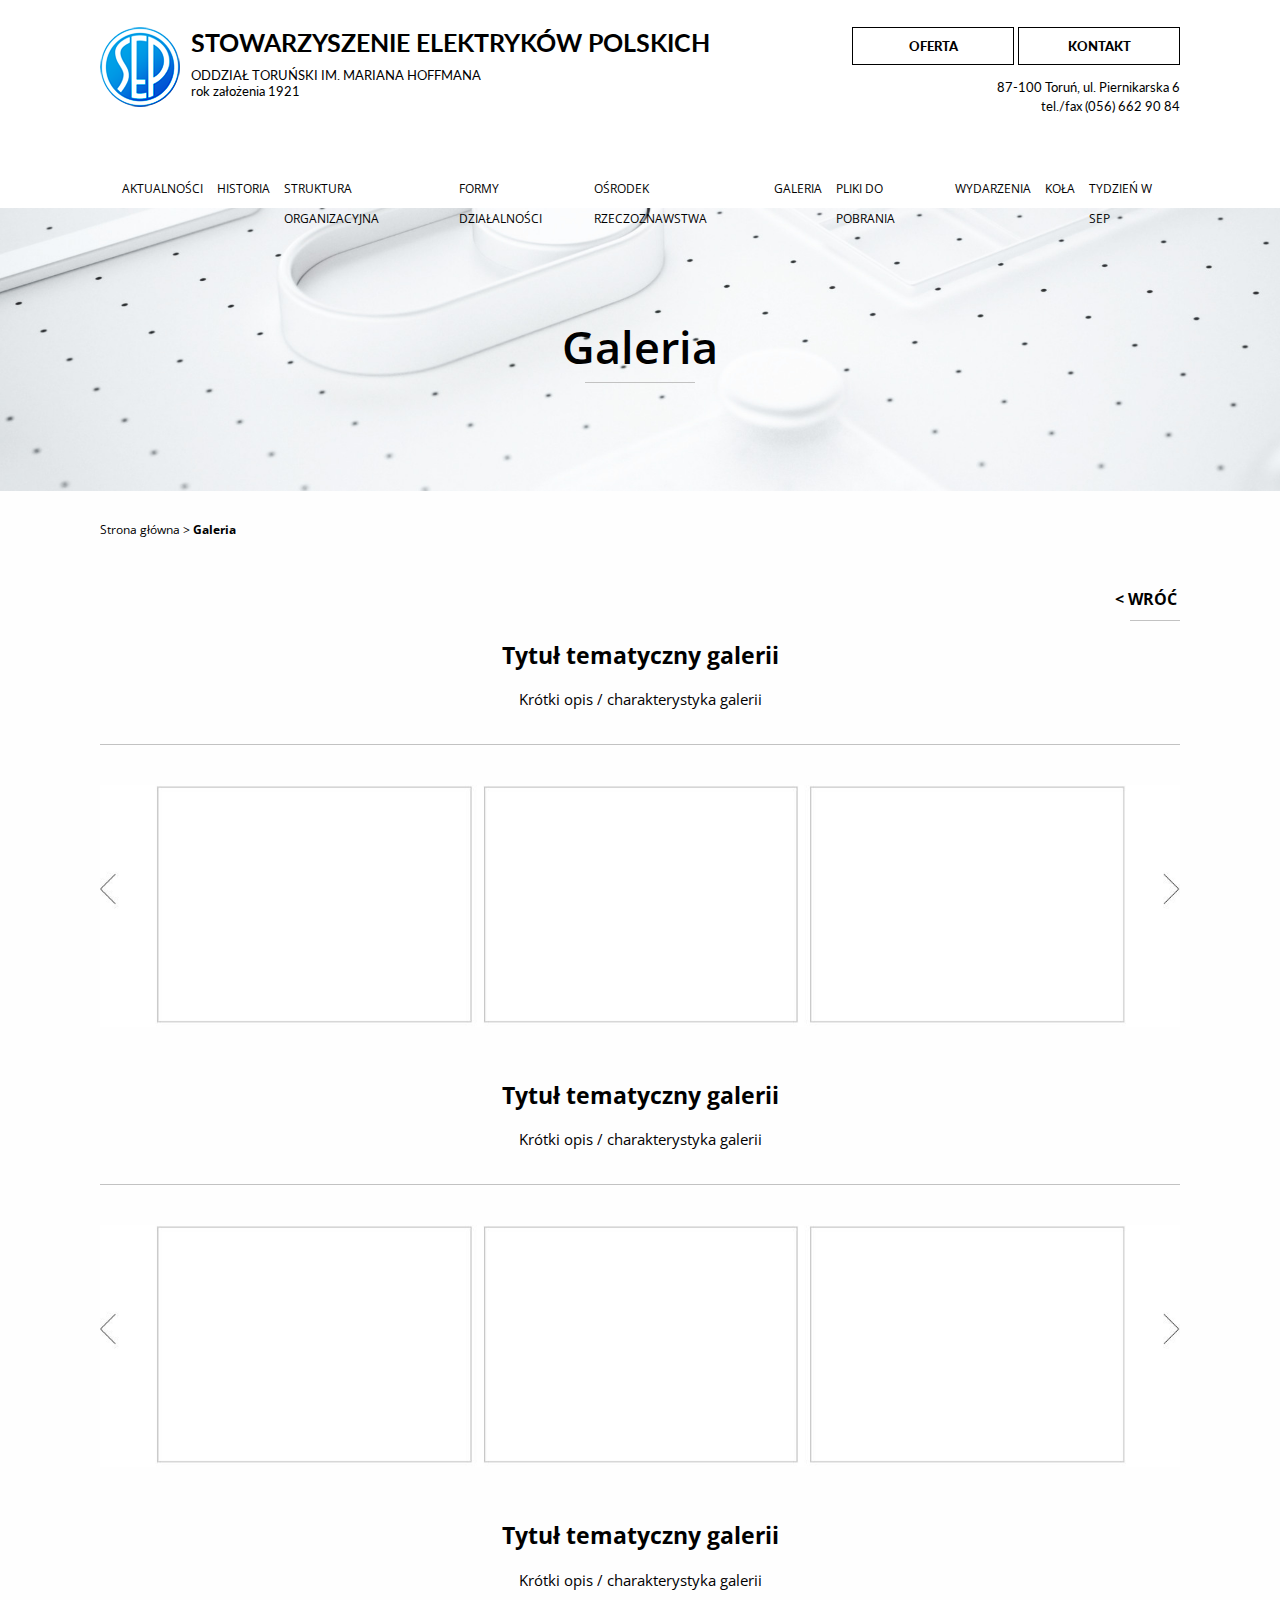
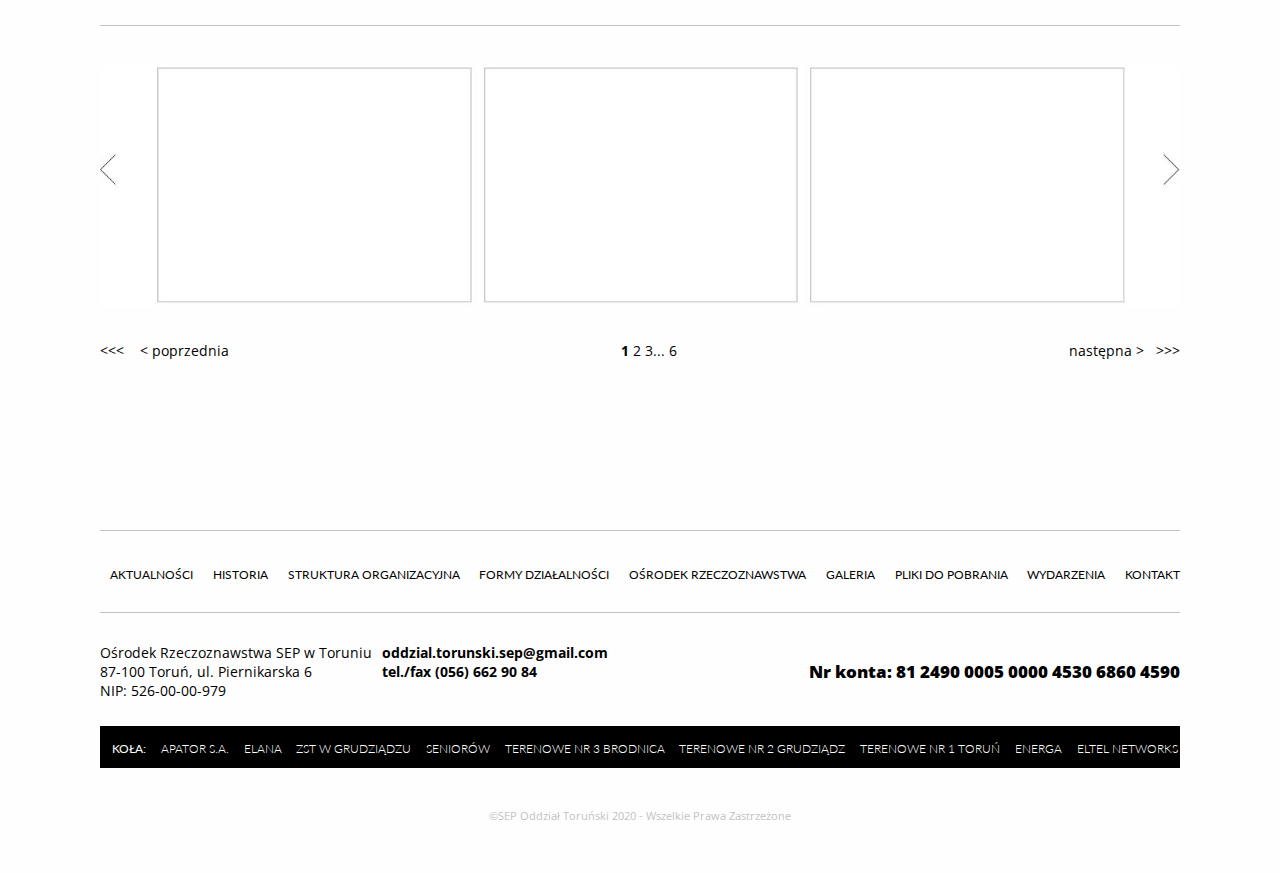
<file: galeria.html>
<!DOCTYPE html>
<html lang="pl-PL">

<head>
  <meta charset="utf-8" />
  <meta http-equiv="X-UA-Compatible" content="IE=edge" />
  <meta name="viewport" content="width=device-width, initial-scale=1" />
  <title>Oddział Toruński SEP || Szkolenia SEP i Egzaminy SEP</title>
  <link href="css/style.css" rel="stylesheet" type="text/css" />
  <link href="css/nav.css" rel="stylesheet" type="text/css" />
  <link href="css/style-resp.css" rel="stylesheet" type="text/css" />
  <link rel="preconnect" href="https://fonts.gstatic.com">
  <link
    href="https://fonts.googleapis.com/css2?family=Lato:wght@300;400;900&family=Open+Sans:wght@400;600;700&display=swap"
    rel="stylesheet">
</head>

<body>
  <header class="navigation">
    <div class="container">
      <div class="headerTop">
        <div class="brand">
          <a href="index.html"><img src="images/logo_sep_oddzial_torunski.png" alt="Logo SEP" /></a>
          <div>
            <h1>STOWARZYSZENIE ELEKTRYKÓW POLSKICH</h1>

            ODDZIAŁ TORUŃSKI IM. MARIANA HOFFMANA<br />
            rok założenia 1921
          </div>
        </div>
        <div class="headerTop_right">
          <a href="oferta.html" class="button headerTop_right-button">OFERTA</a>
          <a href="kontakt.html" class="button headerTop_right-button">KONTAKT</a>
          <br>
          <p class="headerTop_right-contact">87-100 Toruń, ul. Piernikarska 6<br>
            tel./fax (056) 662 90 84</p>
        </div>
      </div>

      <nav>
        <div class="nav-mobile">
          <a id="nav-toggle" href="#"><span></span></a>
        </div>
<ul class="nav-list">
    <li>
      <a href="aktualnosci.html">Aktualności</a>
    </li>
    <li>
      <a href="historia.html">Historia</a>
    </li>
    <li>
      <a href="struktura_organizacyjna.html">Struktura organizacyjna</a>
    </li>
    <li>
      <a href="formy_dzialnosci.html">Formy działalności</a>
    </li>
    <li>
      <a href="uslugi.html">Ośrodek Rzeczoznawstwa</a>
    </li>
    <li>
      <a href="galeria.html">Galeria</a>
    </li>
    <li>
      <a href="download.html">Pliki do pobrania</a>
    </li>
    <li>
      <a href="wydarzenia.html">Wydarzenia</a>
    </li>
<li>
    <a href="kola.html">Koła</a>
</li>
<li>
    <a href="https://sep.com.pl/tydzien-w-sep/">Tydzień w SEP</a>
</li>
  </ul>
      </nav>
    </div>
  </header>
  <section class="carousel title_deck container-fluid">
    <div class="container">
      <div class="tittle">
        <h2>Galeria</h2>
        <div class="tittle_border"></div>
      </div>
    </div>
  </section>
  <main>
    <div class="container">
      <div class="breadcrumb">Strona główna > <b>Galeria</b></div>
      <div class="back">
        <a href="#">
          &lt; WRÓĆ</a>
        <div class="back-border">
        </div>
      </div>
      <section class="gallery">
        <h2>Tytuł tematyczny galerii</h2>
        <p class="p-center">Krótki opis / charakterystyka galerii</p>
        <br>
        <div class="hr"></div>
        <img src="images/gallery.jpg" alt="">
      </section>
      <section class="gallery">
        <h2>Tytuł tematyczny galerii</h2>
        <p class="p-center">Krótki opis / charakterystyka galerii</p>
        <br>
        <div class="hr"></div>
        <img src="images/gallery.jpg" alt="">
      </section>
      <section class="gallery">
        <h2>Tytuł tematyczny galerii</h2>
        <p class="p-center">Krótki opis / charakterystyka galerii</p>
        <br>
        <div class="hr"></div>
        <img src="images/gallery.jpg" alt="">
      </section>
      <div class="gallery_pagination">
        <div> <a href="#">&lt;&lt;&lt;</a>&nbsp;&nbsp;&nbsp;&nbsp;<a href="#">&lt; poprzednia</a></div>
        <div><a href="http://"><b>1</b></a>&nbsp;<a href="http://">2</a>&nbsp;<a href="http://">3</a>...&nbsp;<a
            href="http://">6</a></div>
        <div> <a href="#">następna &gt;</a>&nbsp;&nbsp;&nbsp;<a href="#">&gt;&gt;&gt;</a></div>
      </div>
    </div>
  </main>
  <!-- <section class="services container-fluid">
    <div class="container">
      <div class="tittle">
        <h2>Usługi</h2>
        <div class="tittle_border"></div>
      </div>
      <p>Ośrodek Rzeczoznawstwa SEP prowadzi działalność usługową i szkoleniowo egzaminacyjną. Uwaga! Usługi
        szkoleniowo-egzaminacyjne oferowane przez Ośrodek Rzeczoznawstwa są zwolnione z podatku VAT.</p>
      <a href="uslugi.html" class="button button-blue">Oferowane usługi</a>
    </div>
  </section> -->
  <footer>
    <div class="container">
      <ul class="footer_menu">
        <li>
          <a href="aktualnosci.html">Aktualności</a>
        </li>
        <li>
          <a href="historia.html">Historia</a>
        </li>
        <li>
          <a href="struktura_organizacyjna.html">Struktura organizacyjna</a>
        </li>
        <li>
          <a href="formy_dzialnosci.html">Formy działalności</a>
        </li>

        <li>
          <a href="uslugi.html">Ośrodek Rzeczoznawstwa</a>
        </li>
        <li>
          <a href="galeria.html">Galeria</a>
        </li>
        <li>
          <a href="download.html">Pliki do pobrania</a>
        </li>
        <li>
          <a href="wydarzenia.html">Wydarzenia</a>
        </li>
        <li>
          <a href="kontakt.html">Kontakt</a>
        </li>
      </ul>
      <div class="footer_contact">
        <div class="footer_contact-left">
          <p>
            Ośrodek Rzeczoznawstwa SEP w Toruniu<br>
            87-100 Toruń, ul. Piernikarska 6<br>
            NIP: 526-00-00-979
          </p>
          <p><b>oddzial.torunski.sep@gmail.com<br>
              tel./fax (056) 662 90 84
            </b>
          </p>
        </div>
        <div class="footer_contact-right">
          Nr konta: 81 2490 0005 0000 4530 6860 4590
        </div>
      </div>
      <div class="footer_organizations">
        <ul>
          <li><b>KOŁA:</b></li>
          <li>Apator S.A.</li>
          <li>Elana</li>
          <li>ZST w Grudziądzu</li>
          <li>Seniorów</li>
          <li>Terenowe nr 3 Brodnica</li>
          <li>Terenowe nr 2 Grudziądz</li>
          <li>Terenowe nr 1 Toruń</li>
          <li>Energa</li>
          <li>ELTEL Networks</li>
        </ul>
        <div class="footer_copyrights">
          ©SEP Oddział Toruński 2020 - Wszelkie Prawa Zastrzeżone
        </div>
      </div>
    </div>
  </footer>
  <script src="https://cdnjs.cloudflare.com/ajax/libs/jquery/2.1.3/jquery.min.js"></script>
  <script src="js/nav.js"></script>
</body>

</html>
</file>
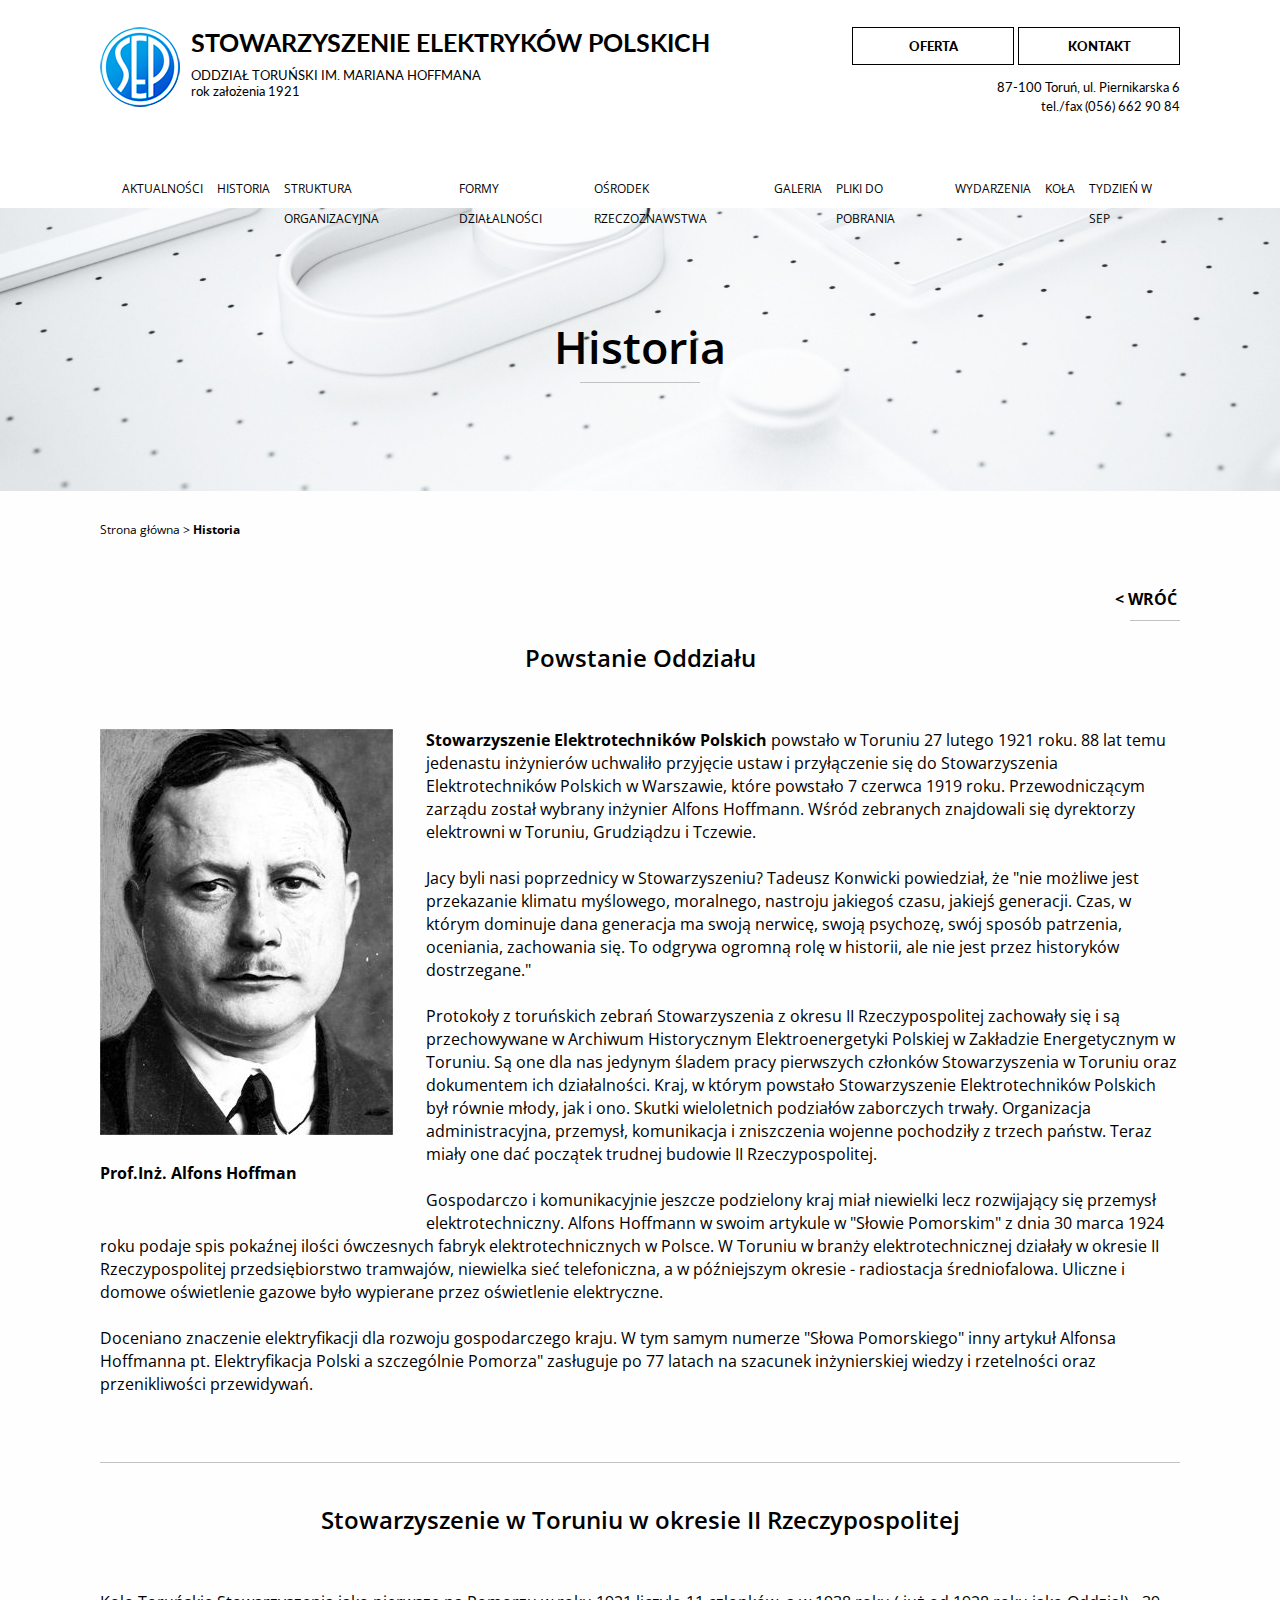
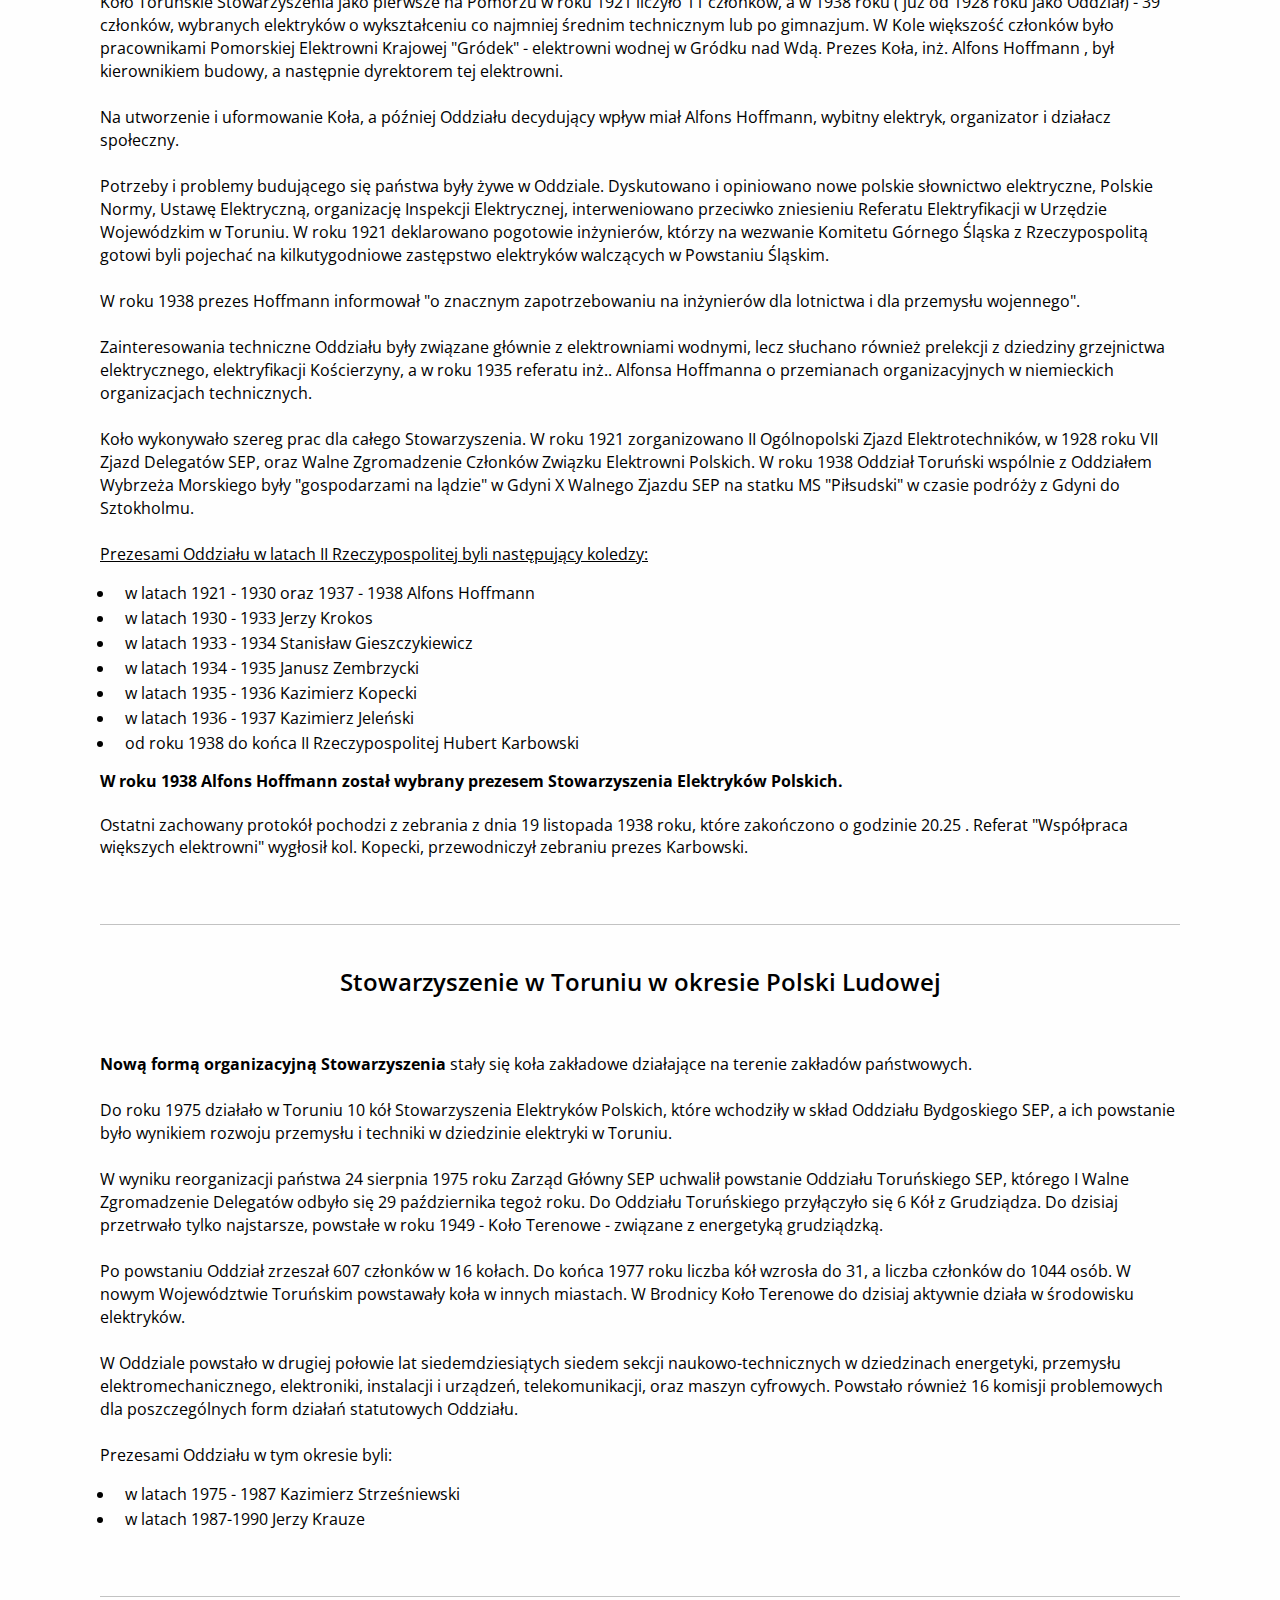
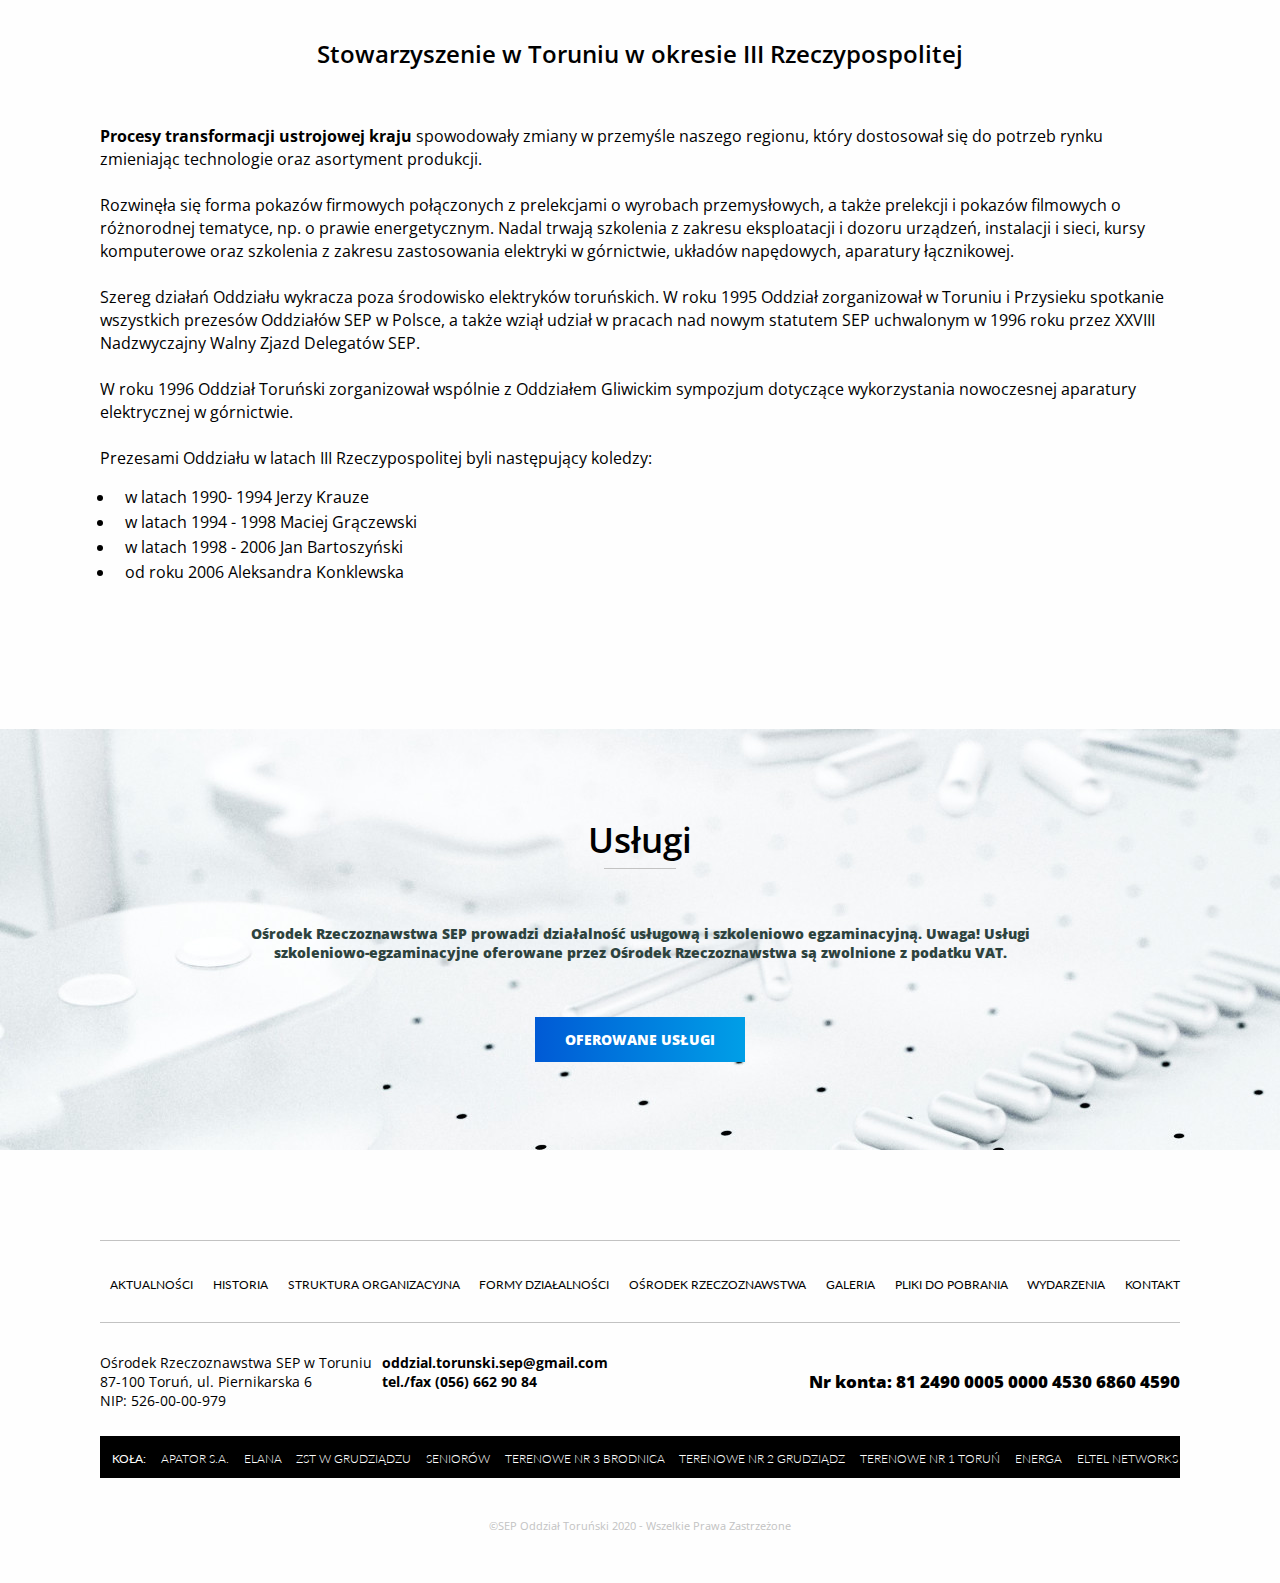
<file: historia.html>
<!DOCTYPE html>
<html lang="pl-PL">

<head>
  <meta charset="utf-8" />
  <meta http-equiv="X-UA-Compatible" content="IE=edge" />
  <meta name="viewport" content="width=device-width, initial-scale=1" />
  <title>Oddział Toruński SEP || Szkolenia SEP i Egzaminy SEP</title>
  <link href="css/style.css" rel="stylesheet" type="text/css" />
  <link href="css/nav.css" rel="stylesheet" type="text/css" />
  <link href="css/style-resp.css" rel="stylesheet" type="text/css" />
  <link rel="preconnect" href="https://fonts.gstatic.com">
  <link
    href="https://fonts.googleapis.com/css2?family=Lato:wght@300;400;900&family=Open+Sans:wght@400;600;700&display=swap"
    rel="stylesheet">
</head>

<body>
  <header class="navigation">
    <div class="container">
      <div class="headerTop">
        <div class="brand">
          <a href="index.html"><img src="images/logo_sep_oddzial_torunski.png" alt="Logo SEP" /></a>
          <div>
            <h1>STOWARZYSZENIE ELEKTRYKÓW POLSKICH</h1>

            ODDZIAŁ TORUŃSKI IM. MARIANA HOFFMANA<br />
            rok założenia 1921
          </div>
        </div>
        <div class="headerTop_right">
          <a href="oferta.html" class="button headerTop_right-button">OFERTA</a>
          <a href="kontakt.html" class="button headerTop_right-button">KONTAKT</a>
          <br>
          <p class="headerTop_right-contact">87-100 Toruń, ul. Piernikarska 6<br>
            tel./fax (056) 662 90 84</p>
        </div>
      </div>

      <nav>
        <div class="nav-mobile">
          <a id="nav-toggle" href="#"><span></span></a>
        </div>
<ul class="nav-list">
    <li>
      <a href="aktualnosci.html">Aktualności</a>
    </li>
    <li>
      <a href="historia.html">Historia</a>
    </li>
    <li>
      <a href="struktura_organizacyjna.html">Struktura organizacyjna</a>
    </li>
    <li>
      <a href="formy_dzialnosci.html">Formy działalności</a>
    </li>
    <li>
      <a href="uslugi.html">Ośrodek Rzeczoznawstwa</a>
    </li>
    <li>
      <a href="galeria.html">Galeria</a>
    </li>
    <li>
      <a href="download.html">Pliki do pobrania</a>
    </li>
    <li>
      <a href="wydarzenia.html">Wydarzenia</a>
    </li>
<li>
    <a href="kola.html">Koła</a>
</li>
<li>
    <a href="https://sep.com.pl/tydzien-w-sep/">Tydzień w SEP</a>
</li>
  </ul>
      </nav>
    </div>
  </header>
  <section class="carousel title_deck container-fluid">
    <div class="container">
      <div class="tittle">
        <h2>Historia</h2>
        <div class="tittle_border"></div>
      </div>

      <!-- <a href="#" class="button button-medium">METRYCZKA ODDZIAŁU TORUŃSKIEGO DO 09-2013</a> -->
    </div>
  </section>
  <main>
    <div class="container">
      <div class="breadcrumb">Strona główna > <b>Historia</b></div>
      <div class="back">
        <a href="#">
          &lt; WRÓĆ</a>
        <div class="back-border">
        </div>
      </div>
      <article>
        <h2>Powstanie Oddziału</h2>
        <div class="float_left">
          <img src="images/alfons_hoffman.jpg" alt="Prof.Inż. Alfons Hoffman">
          <br><br><b>Prof.Inż. Alfons Hoffman</b>
        </div>
        <p>
          <b>Stowarzyszenie Elektrotechników Polskich</b> powstało w Toruniu 27 lutego 1921 roku. 88 lat temu jedenastu
          inżynierów uchwaliło przyjęcie ustaw i przyłączenie się do Stowarzyszenia Elektrotechników Polskich w
          Warszawie,
          które powstało 7 czerwca 1919 roku. Przewodniczącym zarządu został wybrany inżynier Alfons Hoffmann. Wśród
          zebranych znajdowali się dyrektorzy elektrowni w Toruniu, Grudziądzu i Tczewie.
          <br><br>
          Jacy byli nasi poprzednicy w Stowarzyszeniu? Tadeusz Konwicki powiedział, że "nie możliwe jest przekazanie
          klimatu myślowego, moralnego, nastroju jakiegoś czasu, jakiejś generacji. Czas, w którym dominuje dana
          generacja
          ma swoją nerwicę, swoją psychozę, swój sposób patrzenia, oceniania, zachowania się. To odgrywa ogromną rolę w
          historii, ale nie jest przez historyków dostrzegane."
          <br><br>
          Protokoły z toruńskich zebrań Stowarzyszenia z okresu II Rzeczypospolitej zachowały się i są przechowywane w
          Archiwum Historycznym Elektroenergetyki Polskiej w Zakładzie Energetycznym w Toruniu. Są one dla nas jedynym
          śladem pracy pierwszych członków Stowarzyszenia w Toruniu oraz dokumentem ich działalności. Kraj, w którym
          powstało Stowarzyszenie Elektrotechników Polskich był równie młody, jak i ono. Skutki wieloletnich podziałów
          zaborczych trwały. Organizacja administracyjna, przemysł, komunikacja i zniszczenia wojenne pochodziły z
          trzech
          państw. Teraz miały one dać początek trudnej budowie II Rzeczypospolitej.
          <br><br>
          Gospodarczo i komunikacyjnie jeszcze podzielony kraj miał niewielki lecz rozwijający się przemysł
          elektrotechniczny. Alfons Hoffmann w swoim artykule w "Słowie Pomorskim" z dnia 30 marca 1924 roku podaje spis
          pokaźnej ilości ówczesnych fabryk elektrotechnicznych w Polsce. W Toruniu w branży elektrotechnicznej działały
          w
          okresie II Rzeczypospolitej przedsiębiorstwo tramwajów, niewielka sieć telefoniczna, a w późniejszym okresie -
          radiostacja średniofalowa. Uliczne i domowe oświetlenie gazowe było wypierane przez oświetlenie elektryczne.
          <br><br>
          Doceniano znaczenie elektryfikacji dla rozwoju gospodarczego kraju. W tym samym numerze "Słowa Pomorskiego"
          inny
          artykuł Alfonsa Hoffmanna pt. Elektryfikacja Polski a szczególnie Pomorza" zasługuje po 77 latach na szacunek
          inżynierskiej wiedzy i rzetelności oraz przenikliwości przewidywań.
        </p>
        <div class="clearfloat"></div>
      </article>
      <div class="hr"></div>
      <article>
        <h2>Stowarzyszenie w Toruniu w okresie II Rzeczypospolitej</h2>
        <p>
          Koło Toruńskie Stowarzyszenia jako pierwsze na Pomorzu w roku 1921 liczyło 11 członków, a w 1938 roku ( już od
          1928 roku jako Oddział) - 39 członków, wybranych elektryków o wykształceniu co najmniej średnim technicznym
          lub
          po gimnazjum. W Kole większość członków było pracownikami Pomorskiej Elektrowni Krajowej "Gródek" - elektrowni
          wodnej w Gródku nad Wdą. Prezes Koła, inż. Alfons Hoffmann , był kierownikiem budowy, a następnie dyrektorem
          tej
          elektrowni.
          <br><br>
          Na utworzenie i uformowanie Koła, a później Oddziału decydujący wpływ miał Alfons Hoffmann, wybitny elektryk,
          organizator i działacz społeczny.
          <br><br>
          Potrzeby i problemy budującego się państwa były żywe w Oddziale. Dyskutowano i opiniowano nowe polskie
          słownictwo elektryczne, Polskie Normy, Ustawę Elektryczną, organizację Inspekcji Elektrycznej, interweniowano
          przeciwko zniesieniu Referatu Elektryfikacji w Urzędzie Wojewódzkim w Toruniu. W roku 1921 deklarowano
          pogotowie
          inżynierów, którzy na wezwanie Komitetu Górnego Śląska z Rzeczypospolitą gotowi byli pojechać na
          kilkutygodniowe
          zastępstwo elektryków walczących w Powstaniu Śląskim.
          <br><br>
          W roku 1938 prezes Hoffmann informował "o znacznym zapotrzebowaniu na inżynierów dla lotnictwa i dla przemysłu
          wojennego".
          <br><br>
          Zainteresowania techniczne Oddziału były związane głównie z elektrowniami wodnymi, lecz słuchano również
          prelekcji z dziedziny grzejnictwa elektrycznego, elektryfikacji Kościerzyny, a w roku 1935 referatu inż..
          Alfonsa Hoffmanna o przemianach organizacyjnych w niemieckich organizacjach technicznych.
          <br><br>
          Koło wykonywało szereg prac dla całego Stowarzyszenia. W roku 1921 zorganizowano II Ogólnopolski Zjazd
          Elektrotechników, w 1928 roku VII Zjazd Delegatów SEP, oraz Walne Zgromadzenie Członków Związku Elektrowni
          Polskich. W roku 1938 Oddział Toruński wspólnie z Oddziałem Wybrzeża Morskiego były "gospodarzami na lądzie" w
          Gdyni X Walnego Zjazdu SEP na statku MS "Piłsudski" w czasie podróży z Gdyni do Sztokholmu.
          <br><br>
          <u>Prezesami Oddziału w latach II Rzeczypospolitej byli następujący koledzy:</u>
          <ul>
            <li>w latach 1921 - 1930 oraz 1937 - 1938 Alfons Hoffmann</li>
            <li>w latach 1930 - 1933 Jerzy Krokos</li>
            <li>w latach 1933 - 1934 Stanisław Gieszczykiewicz</li>
            <li>w latach 1934 - 1935 Janusz Zembrzycki</li>
            <li>w latach 1935 - 1936 Kazimierz Kopecki</li>
            <li>w latach 1936 - 1937 Kazimierz Jeleński</li>
            <li>od roku 1938 do końca II Rzeczypospolitej Hubert Karbowski </li>
          </ul>
          <b>W roku 1938 Alfons Hoffmann został wybrany prezesem Stowarzyszenia Elektryków Polskich.</b>
          <br><br>
          Ostatni zachowany protokół pochodzi z zebrania z dnia 19 listopada 1938 roku, które zakończono o godzinie
          20.25
          . Referat "Współpraca większych elektrowni" wygłosił kol. Kopecki, przewodniczył zebraniu prezes Karbowski.
        </p>
      </article>
      <div class="hr"></div>
      <article>
        <h2>Stowarzyszenie w Toruniu w okresie Polski Ludowej</h2>
        <p>

          <b>Nową formą organizacyjną Stowarzyszenia</b> stały się koła zakładowe działające na terenie zakładów
          państwowych.
          <br><br>
          Do roku 1975 działało w Toruniu 10 kół Stowarzyszenia Elektryków Polskich, które wchodziły w skład Oddziału
          Bydgoskiego SEP, a ich powstanie było wynikiem rozwoju przemysłu i techniki w dziedzinie elektryki w Toruniu.
          <br><br>
          W wyniku reorganizacji państwa 24 sierpnia 1975 roku Zarząd Główny SEP uchwalił powstanie Oddziału Toruńskiego
          SEP, którego I Walne Zgromadzenie Delegatów odbyło się 29 października tegoż roku. Do Oddziału Toruńskiego
          przyłączyło się 6 Kół z Grudziądza. Do dzisiaj przetrwało tylko najstarsze, powstałe w roku 1949 - Koło
          Terenowe
          - związane z energetyką grudziądzką.
          <br><br>
          Po powstaniu Oddział zrzeszał 607 członków w 16 kołach. Do końca 1977 roku liczba kół wzrosła do 31, a liczba
          członków do 1044 osób. W nowym Województwie Toruńskim powstawały koła w innych miastach. W Brodnicy Koło
          Terenowe do dzisiaj aktywnie działa w środowisku elektryków.
          <br><br>
          W Oddziale powstało w drugiej połowie lat siedemdziesiątych siedem sekcji naukowo-technicznych w dziedzinach
          energetyki, przemysłu elektromechanicznego, elektroniki, instalacji i urządzeń, telekomunikacji, oraz maszyn
          cyfrowych. Powstało również 16 komisji problemowych dla poszczególnych form działań statutowych Oddziału.
          <br><br>
          Prezesami Oddziału w tym okresie byli:
          <ul>
            <li>w latach 1975 - 1987 Kazimierz Strześniewski</li>
            <li>w latach 1987-1990 Jerzy Krauze</li>
          </ul>
        </p>
      </article>
      <div class="hr"></div>
      <article>
        <h2>Stowarzyszenie w Toruniu w okresie III Rzeczypospolitej</h2>
        <p>

          <b>Procesy transformacji ustrojowej kraju</b> spowodowały zmiany w przemyśle naszego regionu, który dostosował
          się do
          potrzeb rynku zmieniając technologie oraz asortyment produkcji.
          <br><br>
          Rozwinęła się forma pokazów firmowych połączonych z prelekcjami o wyrobach przemysłowych, a także prelekcji i
          pokazów filmowych o różnorodnej tematyce, np. o prawie energetycznym. Nadal trwają szkolenia z zakresu
          eksploatacji i dozoru urządzeń, instalacji i sieci, kursy komputerowe oraz szkolenia z zakresu zastosowania
          elektryki w górnictwie, układów napędowych, aparatury łącznikowej.
          <br><br>
          Szereg działań Oddziału wykracza poza środowisko elektryków toruńskich. W roku 1995 Oddział zorganizował w
          Toruniu i Przysieku spotkanie wszystkich prezesów Oddziałów SEP w Polsce, a także wziął udział w pracach nad
          nowym statutem SEP uchwalonym w 1996 roku przez XXVIII Nadzwyczajny Walny Zjazd Delegatów SEP.
          <br><br>
          W roku 1996 Oddział Toruński zorganizował wspólnie z Oddziałem Gliwickim sympozjum dotyczące wykorzystania
          nowoczesnej aparatury elektrycznej w górnictwie.
          <br><br>
          Prezesami Oddziału w latach III Rzeczypospolitej byli następujący koledzy:
          <ul>
            <li> w latach 1990- 1994 Jerzy Krauze</li>
            <li> w latach 1994 - 1998 Maciej Grączewski</li>
            <li> w latach 1998 - 2006 Jan Bartoszyński</li>
            <li> od roku 2006 Aleksandra Konklewska </li>
          </ul>
        </p>
      </article>
    </div>
  </main>
  <section class="services container-fluid">
    <div class="container">
      <div class="tittle">
        <h2>Usługi</h2>
        <div class="tittle_border"></div>
      </div>
      <p>Ośrodek Rzeczoznawstwa SEP prowadzi działalność usługową i szkoleniowo egzaminacyjną. Uwaga! Usługi
        szkoleniowo-egzaminacyjne oferowane przez Ośrodek Rzeczoznawstwa są zwolnione z podatku VAT.</p>
      <a href="uslugi.html" class="button button-blue">Oferowane usługi</a>
    </div>
  </section>
  <footer>
    <div class="container">
      <ul class="footer_menu">
        <li>
          <a href="aktualnosci.html">Aktualności</a>
        </li>
        <li>
          <a href="historia.html">Historia</a>
        </li>
        <li>
          <a href="struktura_organizacyjna.html">Struktura organizacyjna</a>
        </li>
        <li>
          <a href="formy_dzialnosci.html">Formy działalności</a>
        </li>

        <li>
          <a href="uslugi.html">Ośrodek Rzeczoznawstwa</a>
        </li>
        <li>
          <a href="galeria.html">Galeria</a>
        </li>
        <li>
          <a href="download.html">Pliki do pobrania</a>
        </li>
        <li>
          <a href="wydarzenia.html">Wydarzenia</a>
        </li>
        <li>
          <a href="kontakt.html">Kontakt</a>
        </li>
      </ul>
      <div class="footer_contact">
        <div class="footer_contact-left">
          <p>
            Ośrodek Rzeczoznawstwa SEP w Toruniu<br>
            87-100 Toruń, ul. Piernikarska 6<br>
            NIP: 526-00-00-979
          </p>
          <p><b>oddzial.torunski.sep@gmail.com<br>
              tel./fax (056) 662 90 84
            </b>
          </p>
        </div>
        <div class="footer_contact-right">
          Nr konta: 81 2490 0005 0000 4530 6860 4590
        </div>
      </div>
      <div class="footer_organizations">
        <ul>
          <li><b>KOŁA:</b></li>
          <li>Apator S.A.</li>
          <li>Elana</li>
          <li>ZST w Grudziądzu</li>
          <li>Seniorów</li>
          <li>Terenowe nr 3 Brodnica</li>
          <li>Terenowe nr 2 Grudziądz</li>
          <li>Terenowe nr 1 Toruń</li>
          <li>Energa</li>
          <li>ELTEL Networks</li>
        </ul>
        <div class="footer_copyrights">
          ©SEP Oddział Toruński 2020 - Wszelkie Prawa Zastrzeżone
        </div>
      </div>
    </div>
  </footer>
  <script src="https://cdnjs.cloudflare.com/ajax/libs/jquery/2.1.3/jquery.min.js"></script>
  <script src="js/nav.js"></script>
</body>

</html>
</file>
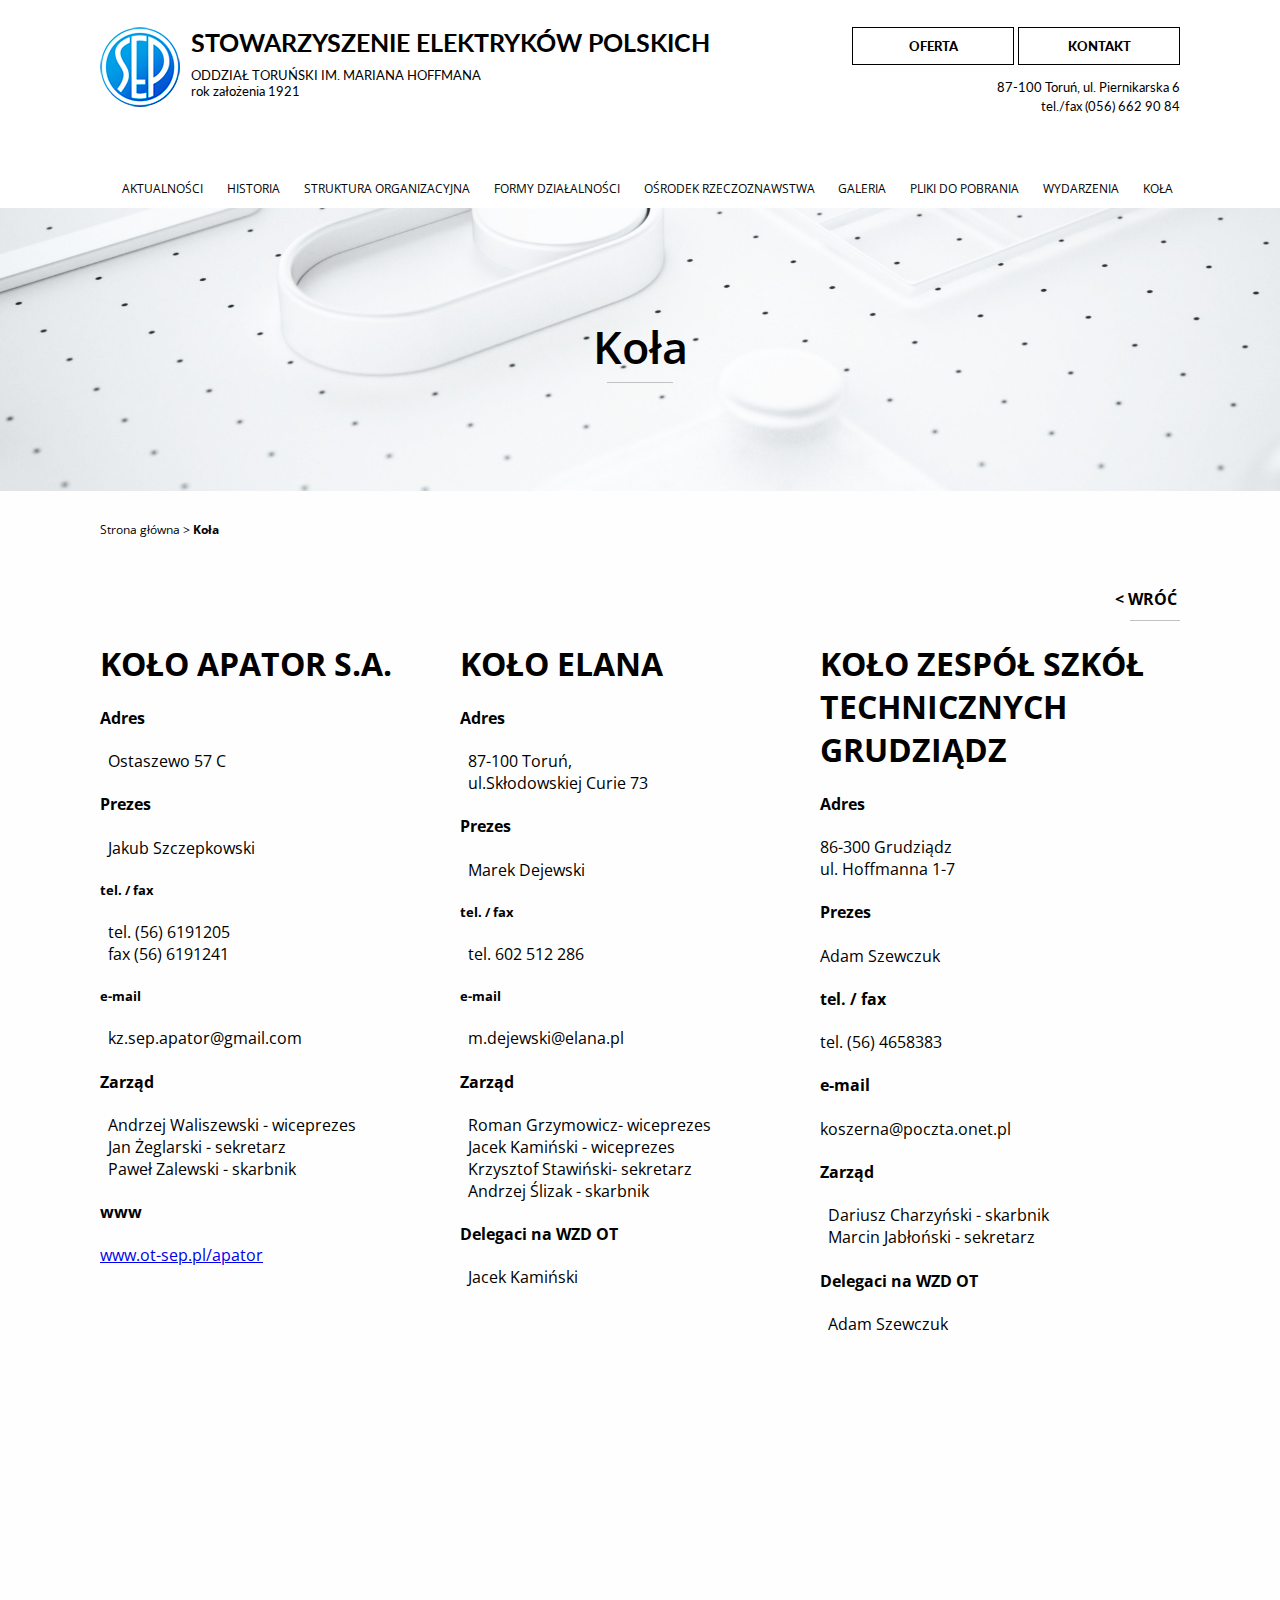
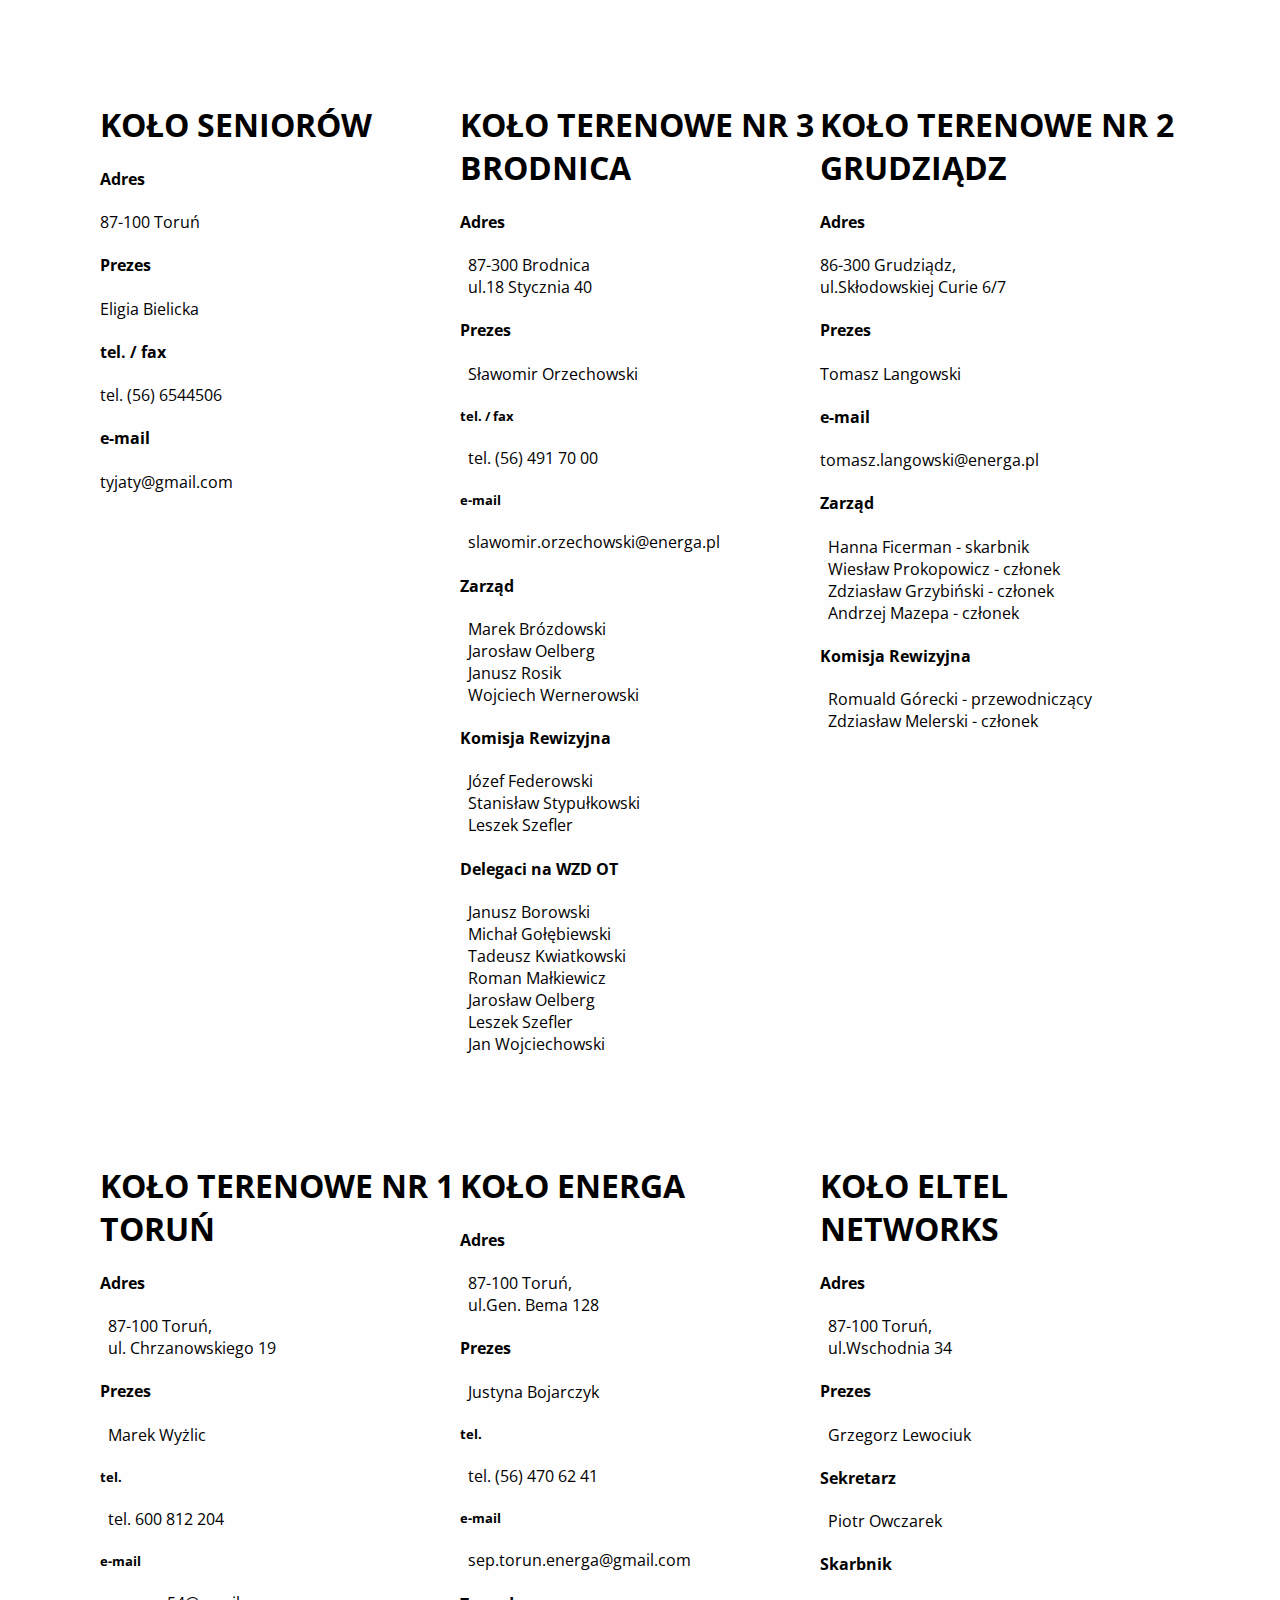
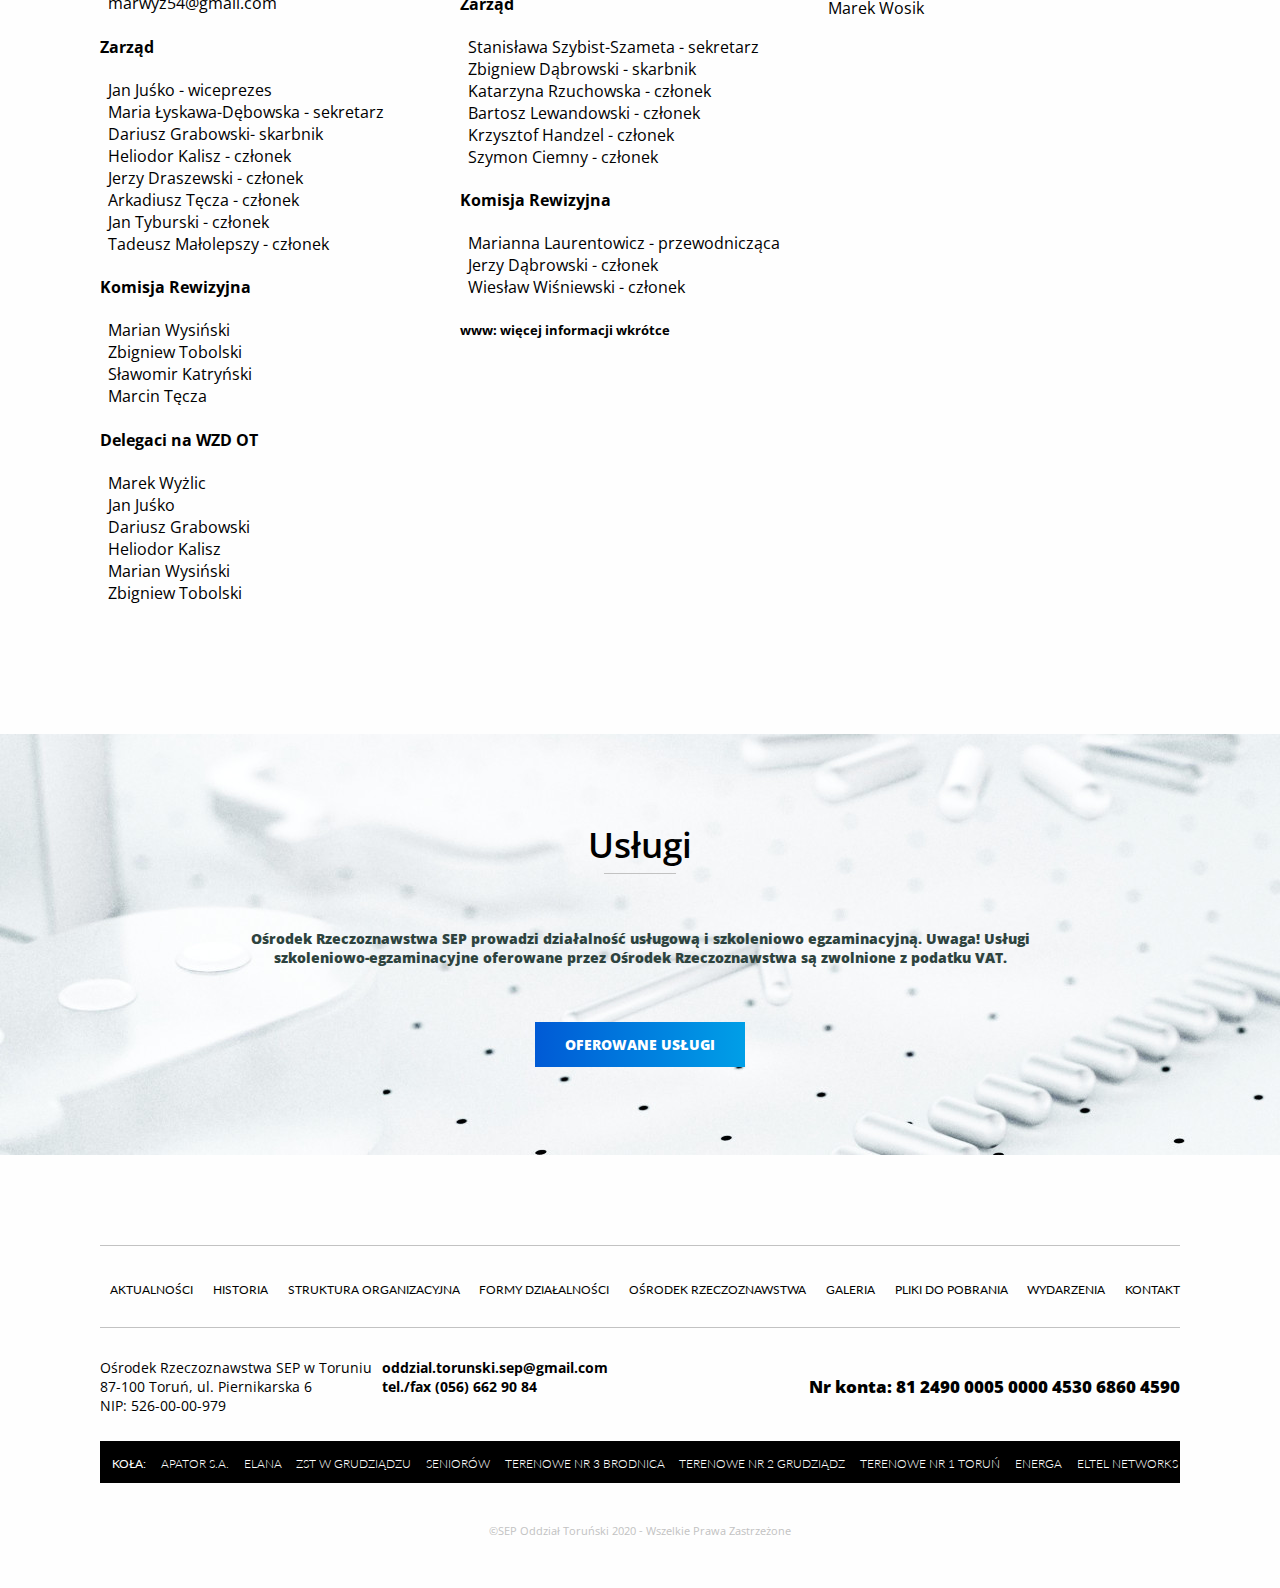
<file: kola.html>
<!DOCTYPE html>
<html lang="pl-PL">

<head>
  <meta charset="utf-8" />
  <meta http-equiv="X-UA-Compatible" content="IE=edge" />
  <meta name="viewport" content="width=device-width, initial-scale=1" />
  <title>Oddział Toruński SEP || Szkolenia SEP i Egzaminy SEP</title>
  <link href="css/style.css" rel="stylesheet" type="text/css" />
  <link href="css/nav.css" rel="stylesheet" type="text/css" />
  <link href="css/style-resp.css" rel="stylesheet" type="text/css" />
  <link rel="preconnect" href="https://fonts.gstatic.com">
  <link
    href="https://fonts.googleapis.com/css2?family=Lato:wght@300;400;900&family=Open+Sans:wght@400;600;700&display=swap"
    rel="stylesheet">
</head>

<body>
  <header class="navigation">
    <div class="container">
      <div class="headerTop">
        <div class="brand">
          <a href="index.html"><img src="images/logo_sep_oddzial_torunski.png" alt="Logo SEP" /></a>
          <div>
            <h1>STOWARZYSZENIE ELEKTRYKÓW POLSKICH</h1>

            ODDZIAŁ TORUŃSKI IM. MARIANA HOFFMANA<br />
            rok założenia 1921
          </div>
        </div>
        <div class="headerTop_right">
          <a href="oferta.html" class="button headerTop_right-button">OFERTA</a>
          <a href="kontakt.html" class="button headerTop_right-button">KONTAKT</a>
          <br>
          <p class="headerTop_right-contact">87-100 Toruń, ul. Piernikarska 6<br>
            tel./fax (056) 662 90 84</p>
        </div>
      </div>

      <nav>
        <div class="nav-mobile">
          <a id="nav-toggle" href="#"><span></span></a>
        </div>
        <ul class="nav-list">
          <li>
            <a href="aktualnosci.html">Aktualności</a>
          </li>
          <li>
            <a href="historia.html">Historia</a>
          </li>
          <li>
            <a href="struktura_organizacyjna.html">Struktura organizacyjna</a>
          </li>
          <li>
            <a href="formy_dzialnosci.html">Formy działalności</a>
          </li>
          <li>
            <a href="uslugi.html">Ośrodek Rzeczoznawstwa</a>
          </li>
          <li>
            <a href="galeria.html">Galeria</a>
          </li>
          <li>
            <a href="download.html">Pliki do pobrania</a>
          </li>
          <li>
            <a href="wydarzenia.html">Wydarzenia</a>
          </li>
          <li>
            <a href="kola.html">Koła</a>
          </li>
        </ul>
      </nav>
    </div>
  </header>
  <section class="carousel title_deck container-fluid">
    <div class="container">
      <div class="tittle">
        <h2>Koła</h2>
        <div class="tittle_border"></div>
      </div>
    </div>
  </section>
  <main>
    <div class="container">
      <div class="breadcrumb">Strona główna > <b>Koła</b></div>
      <div class="back">
        <a href="#">
          &lt; WRÓĆ</a>
        <div class="back-border">
        </div>
      </div>
      <article>
        <div class="grid-container">
          <div>
            <h1>KOŁO APATOR S.A.</h1>
            <h4>Adres</h4>
            &nbsp; Ostaszewo 57 C<br />
            <h4>Prezes</h4>
            &nbsp; Jakub Szczepkowski
            <h5>tel. / fax</h5>
            &nbsp; tel. (56) 6191205<br />&nbsp; fax (56) 6191241
            <h5>e-mail</h5>
            &nbsp; kz.sep.apator@gmail.com
            <h4>Zarząd</h4>
            &nbsp; Andrzej Waliszewski - wiceprezes<br />&nbsp; Jan Żeglarski - sekretarz<br />&nbsp; Paweł Zalewski -
            skarbnik<br />
            <h4>www</h4>
            <a href="http://www.ot-sep.pl/apator/" target="http://www.ot-sep.pl/apator/">www.ot-sep.pl/apator</a>
          </div>
          <div>
            <h1>KOŁO ELANA</h1>
            <h4>Adres</h4>
            &nbsp; 87-100 Toruń,<br />&nbsp; ul.Skłodowskiej Curie 73
            <h4>Prezes</h4>
            &nbsp; Marek Dejewski
            <h5>tel. / fax</h5>
            &nbsp; tel. 602 512 286
            <h5>e-mail</h5>
            &nbsp; m.dejewski@elana.pl
            <h4>Zarząd</h4>
            &nbsp; Roman Grzymowicz- wiceprezes<br />&nbsp; Jacek Kamiński - wiceprezes<br />&nbsp; Krzysztof Stawiński-
            sekretarz<br />&nbsp; Andrzej Ślizak - skarbnik<br />
            <h4>Delegaci na WZD OT</h4>
            &nbsp; Jacek Kamiński
          </div>
          <div>
            <h1>KOŁO ZESP&Oacute;Ł SZK&Oacute;Ł TECHNICZNYCH GRUDZIĄDZ</h1>
            <h4>Adres</h4>
            86-300 Grudziądz<br />ul. Hoffmanna 1-7
            <h4>Prezes</h4>
            Adam Szewczuk
            <h4>tel. / fax</h4>
            tel. (56) 4658383
            <h4>e-mail</h4>
            koszerna@poczta.onet.pl
            <h4>Zarząd</h4>
            &nbsp; Dariusz Charzyński - skarbnik<br />&nbsp; Marcin Jabłoński - sekretarz<br />
            <h4>Delegaci na WZD OT</h4>
            &nbsp; Adam Szewczuk
          </div>
          <div>
            <h1>KOŁO SENIOR&Oacute;W</h1>
            <h4>Adres</h4>
            87-100 Toruń
            <h4>Prezes</h4>
            Eligia Bielicka
            <h4>tel. / fax</h4>
            tel. (56) 6544506
            <h4>e-mail</h4>
            tyjaty@gmail.com
          </div>
          <div>
            <h1>KOŁO TERENOWE NR 3 BRODNICA</h1>
            <h4>Adres</h4>
            &nbsp; 87-300 Brodnica<br />&nbsp; ul.18 Stycznia 40
            <h4>Prezes</h4>
            &nbsp; Sławomir Orzechowski
            <h5>tel. / fax</h5>
            &nbsp; tel. (56) 491 70 00
            <h5>e-mail</h5>
            &nbsp; slawomir.orzechowski@energa.pl
            <h4>Zarząd</h4>
            &nbsp; Marek Br&oacute;zdowski<br />&nbsp; Jarosław Oelberg<br />&nbsp; Janusz Rosik<br />&nbsp; Wojciech
            Wernerowski<br />
            <h4>Komisja Rewizyjna</h4>
            &nbsp; J&oacute;zef Federowski<br />&nbsp; Stanisław Stypułkowski<br />&nbsp; Leszek Szefler<br />
            <h4>Delegaci na WZD OT</h4>
            &nbsp; Janusz Borowski<br />&nbsp; Michał Gołębiewski<br />&nbsp; Tadeusz Kwiatkowski<br />&nbsp; Roman
            Małkiewicz<br />&nbsp; Jarosław Oelberg<br />&nbsp; Leszek Szefler<br />&nbsp; Jan Wojciechowski
          </div>
          <div>
            <h1>KOŁO TERENOWE NR 2 GRUDZIĄDZ</h1>
            <h4>Adres</h4>
            86-300 Grudziądz,<br />ul.Skłodowskiej Curie 6/7
            <h4>Prezes</h4>
            Tomasz Langowski
            <h4>e-mail</h4>
            tomasz.langowski@energa.pl
            <h4>Zarząd</h4>
            &nbsp; Hanna Ficerman - skarbnik<br />&nbsp; Wiesław Prokopowicz - członek<br />&nbsp; Zdziasław Grzybiński
            -
            członek<br />&nbsp; Andrzej Mazepa - członek<br />
            <h4>Komisja Rewizyjna</h4>
            &nbsp; Romuald G&oacute;recki - przewodniczący<br />&nbsp; Zdziasław Melerski - członek
          </div>
          <div>
            <h1>KOŁO TERENOWE NR 1 TORUŃ</h1>
            <h4>Adres</h4>
            &nbsp; 87-100 Toruń,<br />&nbsp; ul. Chrzanowskiego 19
            <h4>Prezes</h4>
            &nbsp; Marek Wyżlic
            <h5>tel.</h5>
            &nbsp; tel. 600 812 204<br />
            <h5>e-mail</h5>
            &nbsp; marwyz54@gmail.com
            <h4>Zarząd</h4>
            &nbsp; Jan Juśko - wiceprezes<br />&nbsp; Maria Łyskawa-Dębowska - sekretarz<br />&nbsp; Dariusz Grabowski-
            skarbnik<br />&nbsp; Heliodor Kalisz - członek<br />&nbsp; Jerzy Draszewski - członek<br />&nbsp; Arkadiusz
            Tęcza
            -
            członek<br />&nbsp; Jan Tyburski - członek<br />&nbsp; Tadeusz Małolepszy - członek<br />
            <h4>Komisja Rewizyjna</h4>
            &nbsp; Marian Wysiński<br />&nbsp; Zbigniew Tobolski<br />&nbsp; Sławomir Katryński<br />&nbsp; Marcin
            Tęcza<br />
            <h4>Delegaci na WZD OT</h4>
            &nbsp; Marek Wyżlic<br />&nbsp; Jan Juśko<br />&nbsp; Dariusz Grabowski<br />&nbsp; Heliodor
            Kalisz<br />&nbsp;
            Marian Wysiński<br />&nbsp; Zbigniew Tobolski
          </div>
          <div>
            <h1>KOŁO ENERGA</h1>
            <h4>Adres</h4>
            &nbsp; 87-100 Toruń,<br />&nbsp; ul.Gen. Bema 128
            <h4>Prezes</h4>
            &nbsp; Justyna Bojarczyk
            <h5>tel.</h5>
            &nbsp; tel. (56) 470 62 41
            <h5>e-mail</h5>
            &nbsp; sep.torun.energa@gmail.com
            <h4>Zarząd</h4>
            &nbsp; Stanisława Szybist-Szameta - sekretarz<br />&nbsp; Zbigniew Dąbrowski - skarbnik<br />&nbsp;
            Katarzyna
            Rzuchowska - członek<br />&nbsp; Bartosz Lewandowski - członek<br />&nbsp; Krzysztof Handzel -
            członek<br />&nbsp;
            Szymon Ciemny - członek<br />
            <h4>Komisja Rewizyjna</h4>
            &nbsp; Marianna Laurentowicz - przewodnicząca<br />&nbsp; Jerzy Dąbrowski - członek<br />&nbsp; Wiesław
            Wiśniewski -
            członek<br />
            <h5>www: więcej informacji wkr&oacute;tce</h5>
          </div>
          <div>
            <h1>KOŁO ELTEL NETWORKS</h1>
            <h4>Adres</h4>
            &nbsp; 87-100 Toruń,<br />&nbsp; ul.Wschodnia 34
            <h4>Prezes</h4>
            &nbsp; Grzegorz Lewociuk
            <h4>Sekretarz</h4>
            &nbsp; Piotr Owczarek<br />
            <h4>Skarbnik</h4>
            &nbsp; Marek Wosik
          </div>
        </div>
      </article>
    </div>
  </main>
  <section class="services container-fluid">
    <div class="container">
      <div class="tittle">
        <h2>Usługi</h2>
        <div class="tittle_border"></div>
      </div>
      <p>Ośrodek Rzeczoznawstwa SEP prowadzi działalność usługową i szkoleniowo egzaminacyjną. Uwaga! Usługi
        szkoleniowo-egzaminacyjne oferowane przez Ośrodek Rzeczoznawstwa są zwolnione z podatku VAT.</p>
      <a href="uslugi.html" class="button button-blue">Oferowane usługi</a>
    </div>
  </section>
  <footer>
    <div class="container">
      <ul class="footer_menu">
        <li>
          <a href="aktualnosci.html">Aktualności</a>
        </li>
        <li>
          <a href="historia.html">Historia</a>
        </li>
        <li>
          <a href="struktura_organizacyjna.html">Struktura organizacyjna</a>
        </li>
        <li>
          <a href="formy_dzialnosci.html">Formy działalności</a>
        </li>

        <li>
          <a href="uslugi.html">Ośrodek Rzeczoznawstwa</a>
        </li>
        <li>
          <a href="galeria.html">Galeria</a>
        </li>
        <li>
          <a href="download.html">Pliki do pobrania</a>
        </li>
        <li>
          <a href="wydarzenia.html">Wydarzenia</a>
        </li>
        <li>
          <a href="kontakt.html">Kontakt</a>
        </li>
      </ul>
      <div class="footer_contact">
        <div class="footer_contact-left">
          <p>
            Ośrodek Rzeczoznawstwa SEP w Toruniu<br>
            87-100 Toruń, ul. Piernikarska 6<br>
            NIP: 526-00-00-979
          </p>
          <p><b>oddzial.torunski.sep@gmail.com<br>
              tel./fax (056) 662 90 84
            </b>
          </p>
        </div>
        <div class="footer_contact-right">
          Nr konta: 81 2490 0005 0000 4530 6860 4590
        </div>
      </div>
      <div class="footer_organizations">
        <ul>
          <li><b>KOŁA:</b></li>
          <li>Apator S.A.</li>
          <li>Elana</li>
          <li>ZST w Grudziądzu</li>
          <li>Seniorów</li>
          <li>Terenowe nr 3 Brodnica</li>
          <li>Terenowe nr 2 Grudziądz</li>
          <li>Terenowe nr 1 Toruń</li>
          <li>Energa</li>
          <li>ELTEL Networks</li>
        </ul>
        <div class="footer_copyrights">
          ©SEP Oddział Toruński 2020 - Wszelkie Prawa Zastrzeżone
        </div>
      </div>
    </div>
  </footer>
  <script src="https://cdnjs.cloudflare.com/ajax/libs/jquery/2.1.3/jquery.min.js"></script>
  <script src="js/nav.js"></script>
</body>

</html>
</file>
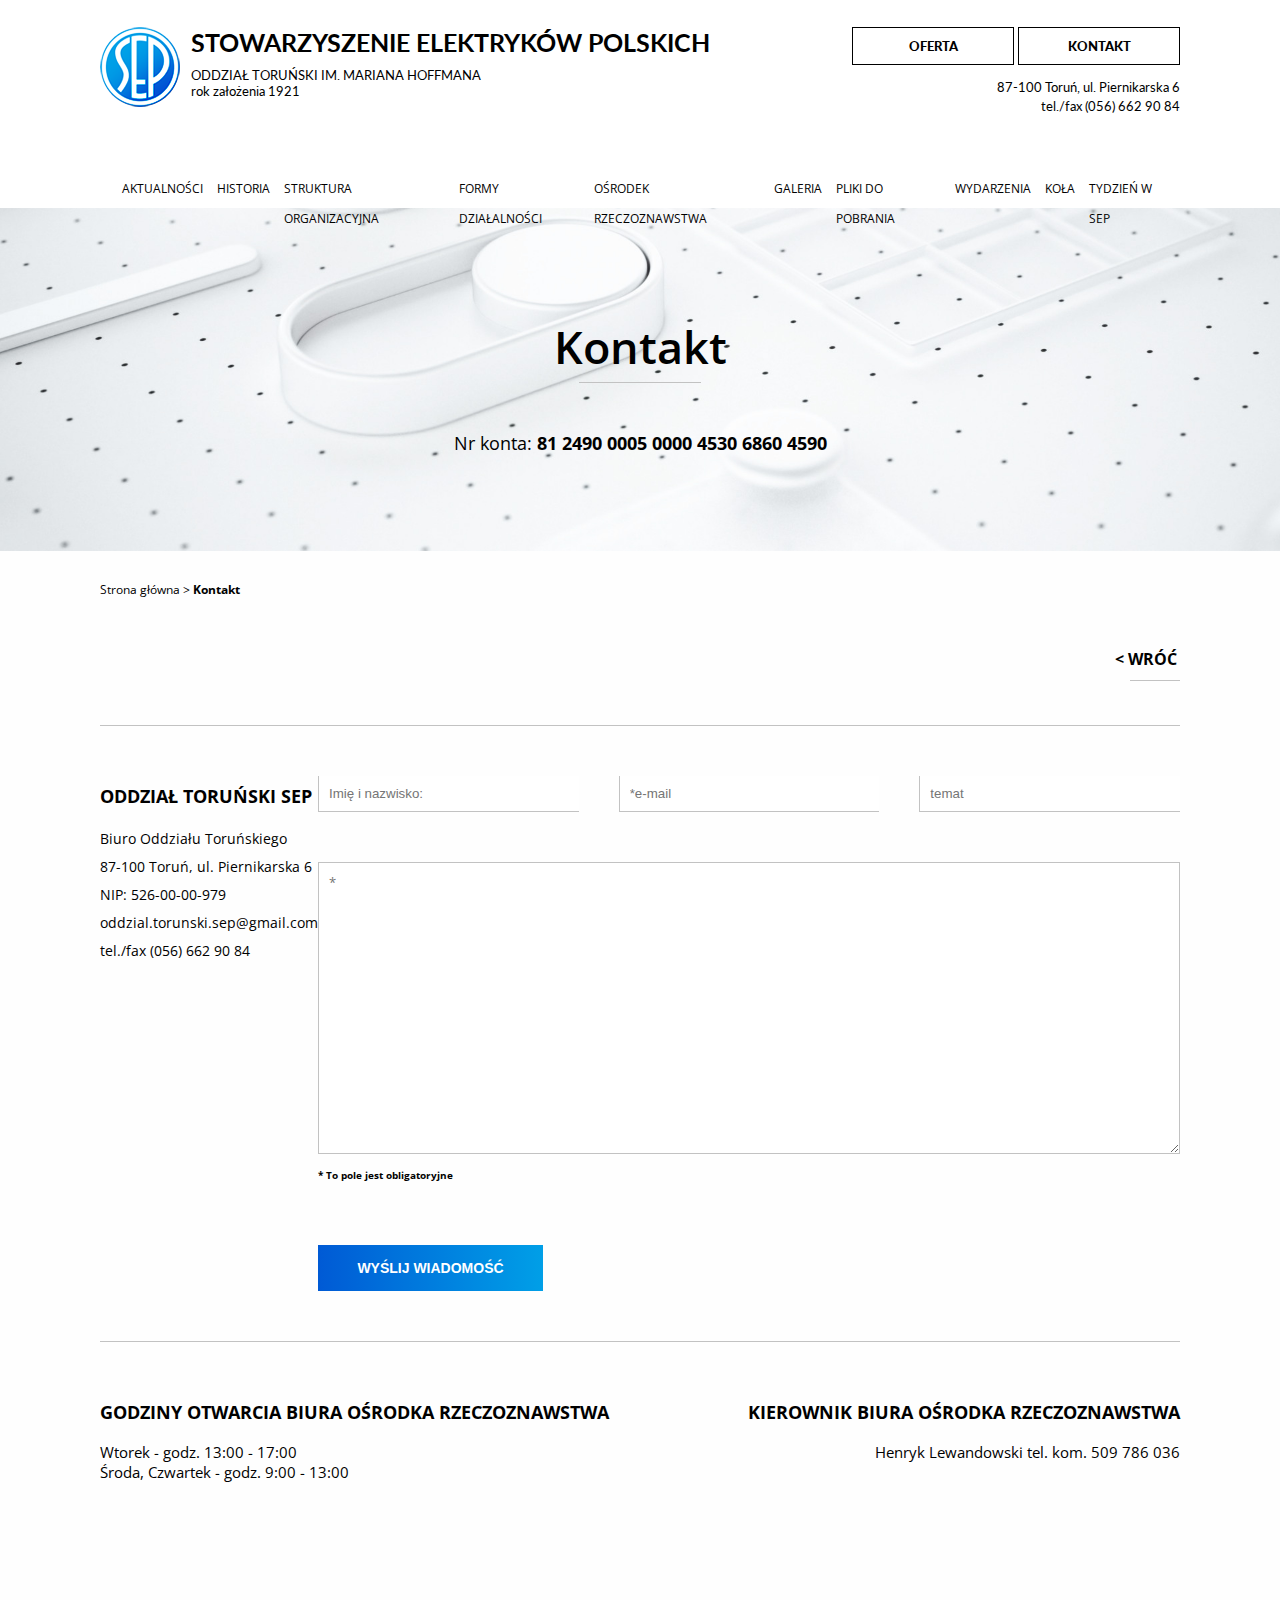
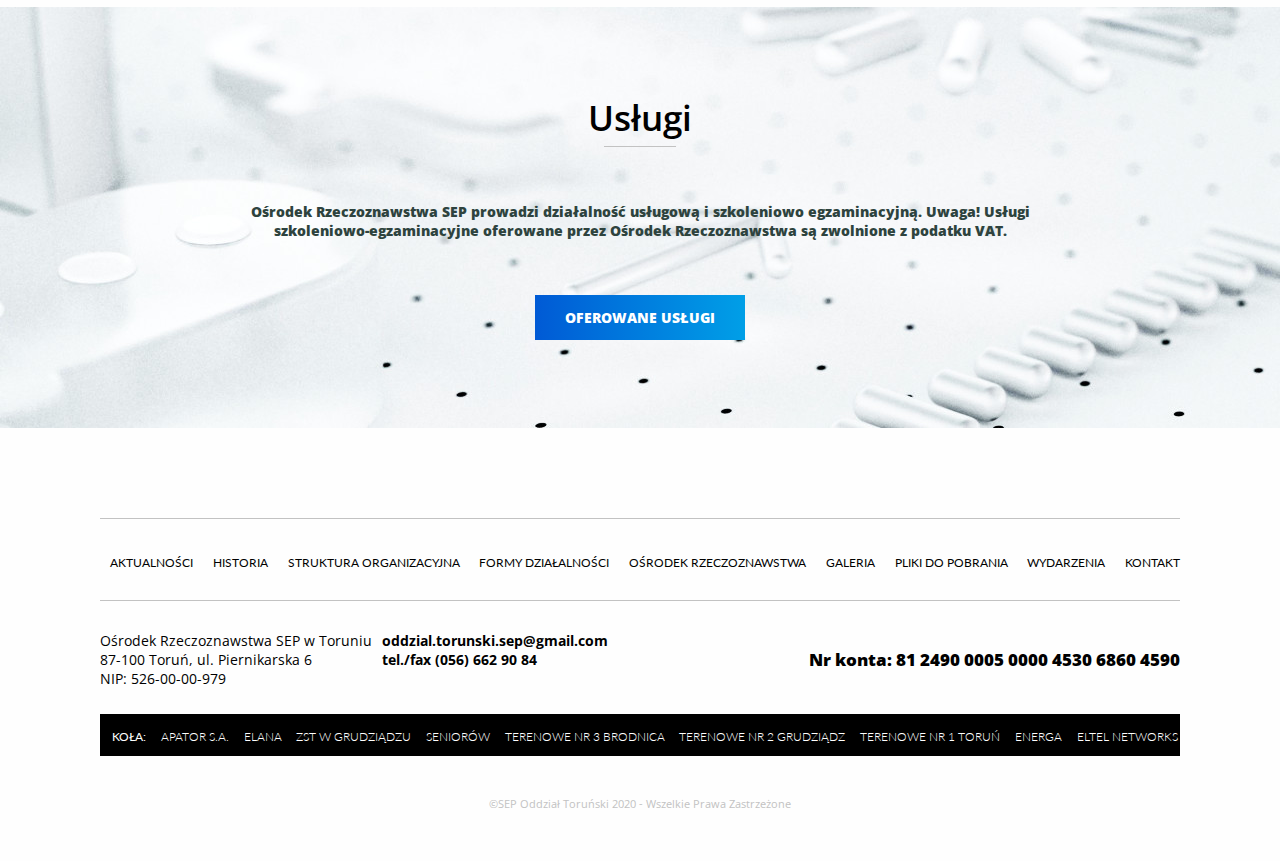
<file: kontakt.html>
<!DOCTYPE html>
<html lang="pl-PL">

<head>
  <meta charset="utf-8" />
  <meta http-equiv="X-UA-Compatible" content="IE=edge" />
  <meta name="viewport" content="width=device-width, initial-scale=1" />
  <title>Oddział Toruński SEP || Szkolenia SEP i Egzaminy SEP</title>
  <link href="css/style.css" rel="stylesheet" type="text/css" />
  <link href="css/nav.css" rel="stylesheet" type="text/css" />
  <link href="css/style-resp.css" rel="stylesheet" type="text/css" />
  <link rel="preconnect" href="https://fonts.gstatic.com">
  <link
    href="https://fonts.googleapis.com/css2?family=Lato:wght@300;400;900&family=Open+Sans:wght@400;600;700&display=swap"
    rel="stylesheet">
</head>

<body>
  <header class="navigation">
    <div class="container">
      <div class="headerTop">
        <div class="brand">
          <a href="index.html"><img src="images/logo_sep_oddzial_torunski.png" alt="Logo SEP" /></a>
          <div>
            <h1>STOWARZYSZENIE ELEKTRYKÓW POLSKICH</h1>

            ODDZIAŁ TORUŃSKI IM. MARIANA HOFFMANA<br />
            rok założenia 1921
          </div>
        </div>
        <div class="headerTop_right">
          <a href="oferta.html" class="button headerTop_right-button">OFERTA</a>
          <a href="kontakt.html" class="button headerTop_right-button">KONTAKT</a>
          <br>
          <p class="headerTop_right-contact">87-100 Toruń, ul. Piernikarska 6<br>
            tel./fax (056) 662 90 84</p>
        </div>
      </div>

      <nav>
        <div class="nav-mobile">
          <a id="nav-toggle" href="#"><span></span></a>
        </div>
<ul class="nav-list">
    <li>
      <a href="aktualnosci.html">Aktualności</a>
    </li>
    <li>
      <a href="historia.html">Historia</a>
    </li>
    <li>
      <a href="struktura_organizacyjna.html">Struktura organizacyjna</a>
    </li>
    <li>
      <a href="formy_dzialnosci.html">Formy działalności</a>
    </li>
    <li>
      <a href="uslugi.html">Ośrodek Rzeczoznawstwa</a>
    </li>
    <li>
      <a href="galeria.html">Galeria</a>
    </li>
    <li>
      <a href="download.html">Pliki do pobrania</a>
    </li>
    <li>
      <a href="wydarzenia.html">Wydarzenia</a>
    </li>
<li>
    <a href="kola.html">Koła</a>
</li>
<li>
    <a href="https://sep.com.pl/tydzien-w-sep/">Tydzień w SEP</a>
</li>
  </ul>
      </nav>
    </div>
  </header>
  <section class="carousel title_deck container-fluid">
    <div class="container">
      <div class="tittle">
        <h2>Kontakt</h2>
        <div class="tittle_border"></div>
      </div>
      <p>Nr konta: <b>81 2490 0005 0000 4530 6860 4590</b></p>
    </div>
  </section>
  <main>
    <div class="container">
      <div class="breadcrumb">Strona główna > <b>Kontakt</b></div>
      <div class="back">
        <a href="#">
          &lt; WRÓĆ</a>
        <div class="back-border">
        </div>
      </div>
      <br><br>
      <div class="hr"></div>
      <section class="contact">
        <div class="contact_section-1 contact_form">
          <div>
            <h3>ODDZIAŁ TORUŃSKI SEP</h3>
            <p>Biuro Oddziału Toruńskiego<br>
              87-100 Toruń, ul. Piernikarska 6<br>
              NIP: 526-00-00-979<br>
              <a href="mailto:oddzial.torunski.sep@gmail.com">oddzial.torunski.sep@gmail.com</a> <br>
              <a href="tel:+48566629084">tel./fax (056) 662 90 84</a></p>
          </div>
          <form class="contact_form_main">
            <div>
              <input type="text" id="first-name" placeholder="Imię i nazwisko:" />
            </div>
            <div>
              <input type="email" id="e-mail" placeholder="*e-mail" />
            </div>
            <div>
              <input type="tel" id="subject" placeholder="temat" />
            </div>
            <div class="contact_form-msg">
              <textarea rows="15" id="message" placeholder="*"></textarea>
              <h6>* To pole jest obligatoryjne</h6>
            </div>
            <button type="submit" class="button-contact button-blue">Wyślij wiadomość</button>
          </form>
        </div>
        <div class="hr"></div>
        <div class="contact_section-2">
          <div>
            <h3>GODZINY OTWARCIA BIURA OŚRODKA RZECZOZNAWSTWA</h3>
            <p>Wtorek - godz. 13:00 - 17:00<br>
              Środa, Czwartek - godz. 9:00 - 13:00</p>
          </div>
          <div>
            <h3>KIEROWNIK BIURA OŚRODKA RZECZOZNAWSTWA
            </h3>
            <p>Henryk Lewandowski
              tel. kom. 509 786 036</p>
          </div>
        </div>
      </section>
    </div>
  </main>
  <section class="services container-fluid">
    <div class="container">
      <div class="tittle">
        <h2>Usługi</h2>
        <div class="tittle_border"></div>
      </div>
      <p>Ośrodek Rzeczoznawstwa SEP prowadzi działalność usługową i szkoleniowo egzaminacyjną. Uwaga! Usługi
        szkoleniowo-egzaminacyjne oferowane przez Ośrodek Rzeczoznawstwa są zwolnione z podatku VAT.</p>
      <a href="uslugi.html" class="button button-blue">Oferowane usługi</a>
    </div>
  </section>
  <footer>
    <div class="container">
      <ul class="footer_menu">
        <li>
          <a href="aktualnosci.html">Aktualności</a>
        </li>
        <li>
          <a href="historia.html">Historia</a>
        </li>
        <li>
          <a href="struktura_organizacyjna.html">Struktura organizacyjna</a>
        </li>
        <li>
          <a href="formy_dzialnosci.html">Formy działalności</a>
        </li>

        <li>
          <a href="uslugi.html">Ośrodek Rzeczoznawstwa</a>
        </li>
        <li>
          <a href="galeria.html">Galeria</a>
        </li>
        <li>
          <a href="download.html">Pliki do pobrania</a>
        </li>
        <li>
          <a href="wydarzenia.html">Wydarzenia</a>
        </li>
        <li>
          <a href="kontakt.html">Kontakt</a>
        </li>
      </ul>
      <div class="footer_contact">
        <div class="footer_contact-left">
          <p>
            Ośrodek Rzeczoznawstwa SEP w Toruniu<br>
            87-100 Toruń, ul. Piernikarska 6<br>
            NIP: 526-00-00-979
          </p>
          <p><b>oddzial.torunski.sep@gmail.com<br>
              tel./fax (056) 662 90 84
            </b>
          </p>
        </div>
        <div class="footer_contact-right">
          Nr konta: 81 2490 0005 0000 4530 6860 4590
        </div>
      </div>
      <div class="footer_organizations">
        <ul>
          <li><b>KOŁA:</b></li>
          <li>Apator S.A.</li>
          <li>Elana</li>
          <li>ZST w Grudziądzu</li>
          <li>Seniorów</li>
          <li>Terenowe nr 3 Brodnica</li>
          <li>Terenowe nr 2 Grudziądz</li>
          <li>Terenowe nr 1 Toruń</li>
          <li>Energa</li>
          <li>ELTEL Networks</li>
        </ul>
        <div class="footer_copyrights">
          ©SEP Oddział Toruński 2020 - Wszelkie Prawa Zastrzeżone
        </div>
      </div>
    </div>
  </footer>
  <script src="https://cdnjs.cloudflare.com/ajax/libs/jquery/2.1.3/jquery.min.js"></script>
  <script src="js/nav.js"></script>
</body>

</html>
</file>
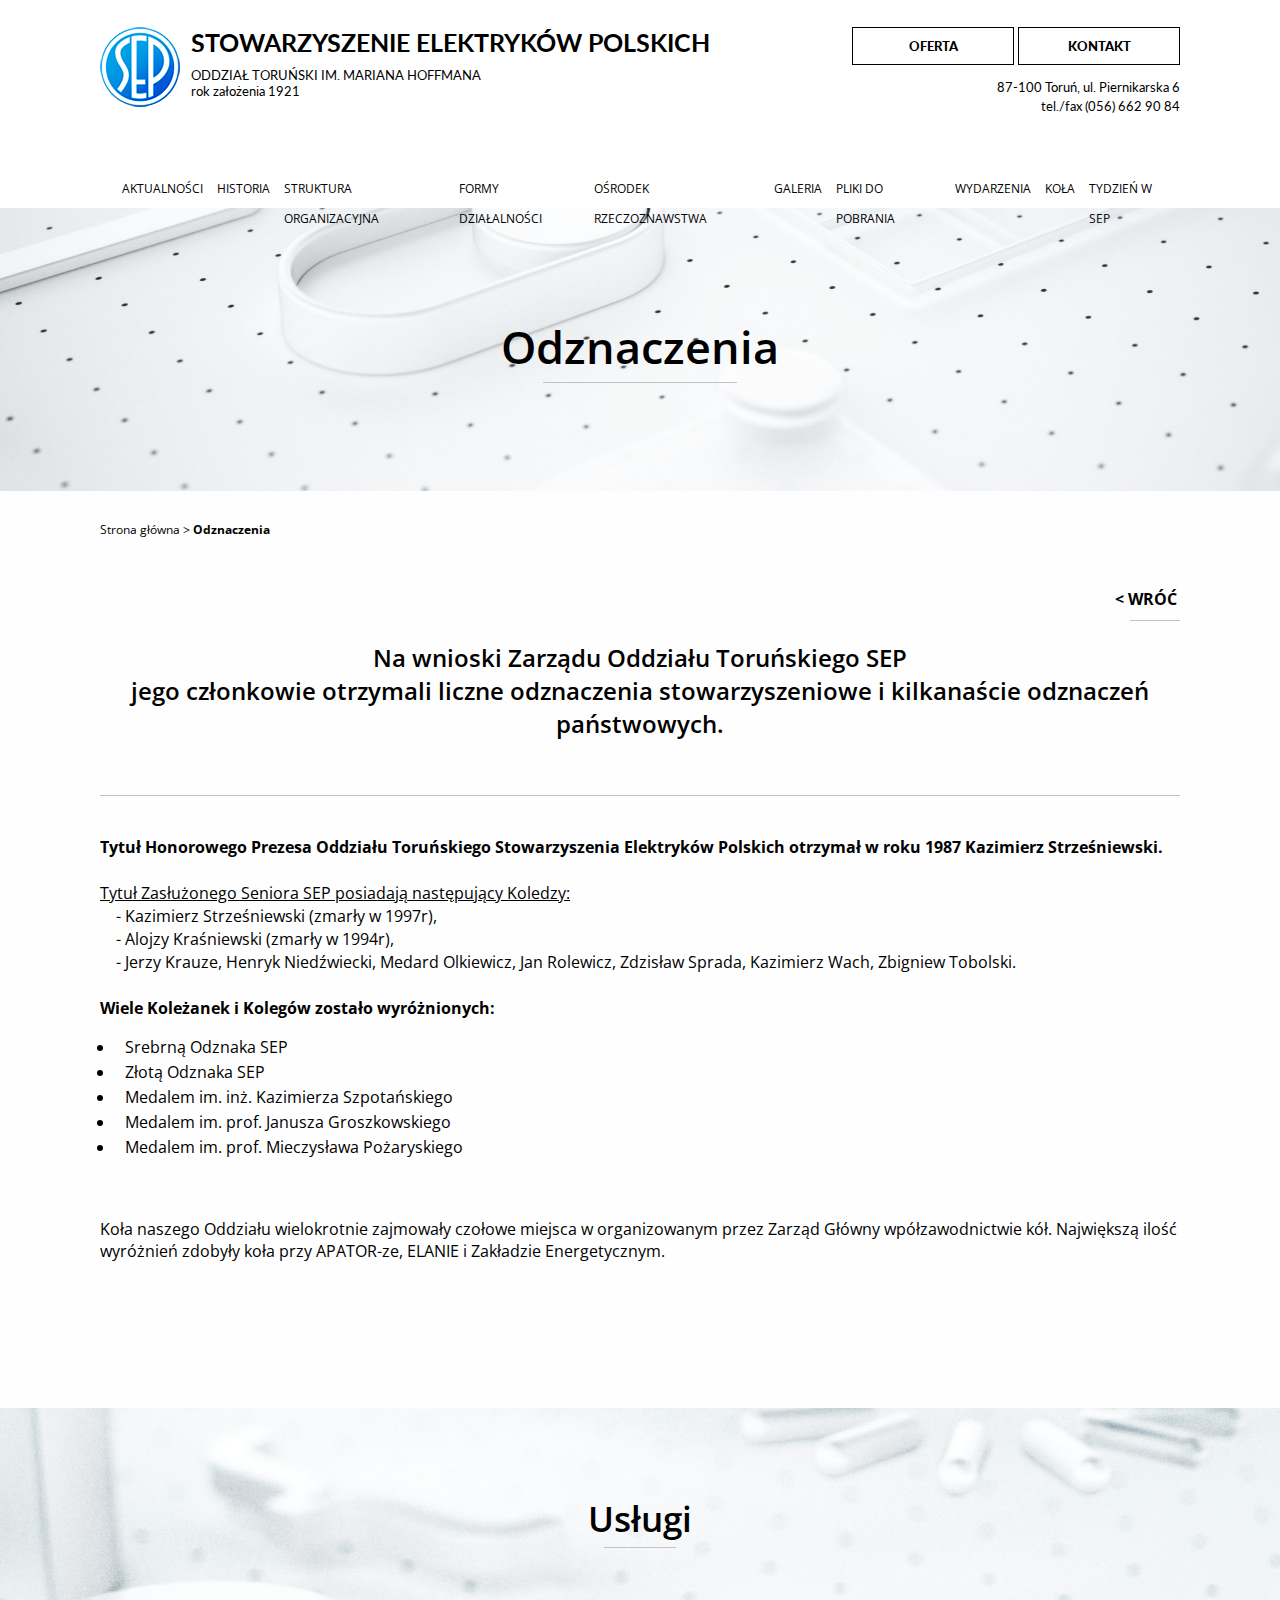
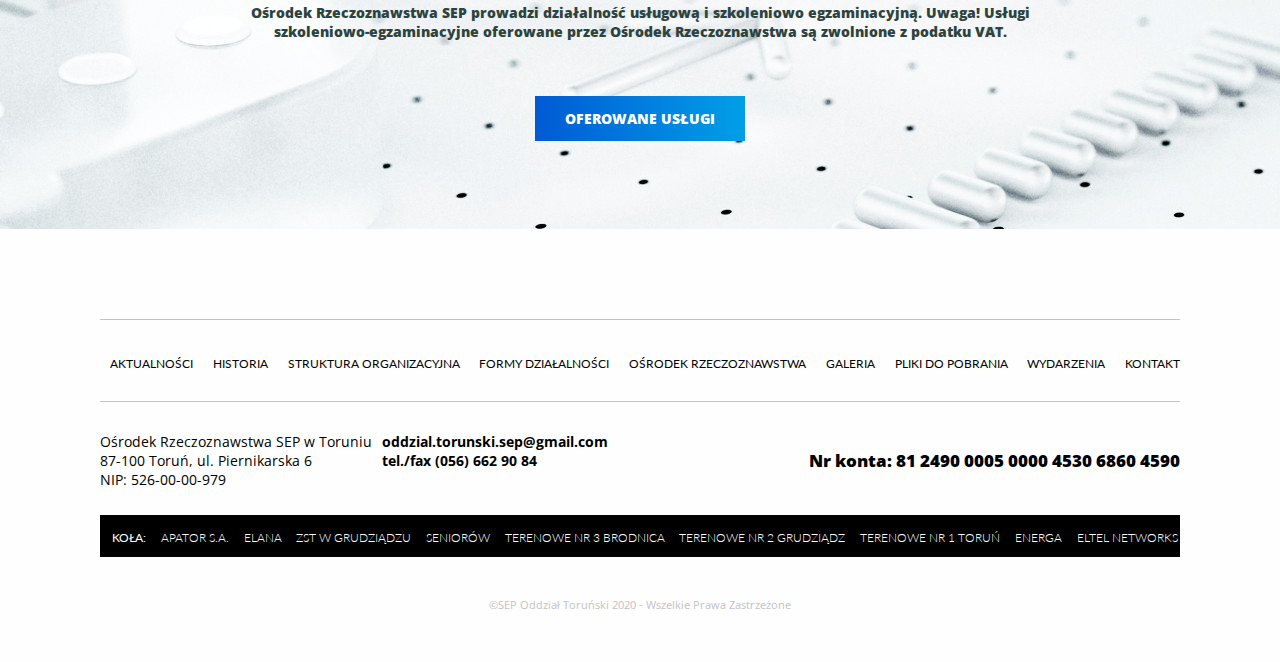
<file: odznaczenia.html>
<!DOCTYPE html>
<html lang="pl-PL">

<head>
  <meta charset="utf-8" />
  <meta http-equiv="X-UA-Compatible" content="IE=edge" />
  <meta name="viewport" content="width=device-width, initial-scale=1" />
  <title>Oddział Toruński SEP || Szkolenia SEP i Egzaminy SEP</title>
  <link href="css/style.css" rel="stylesheet" type="text/css" />
  <link href="css/nav.css" rel="stylesheet" type="text/css" />
  <link href="css/style-resp.css" rel="stylesheet" type="text/css" />
  <link rel="preconnect" href="https://fonts.gstatic.com">
  <link
    href="https://fonts.googleapis.com/css2?family=Lato:wght@300;400;900&family=Open+Sans:wght@400;600;700&display=swap"
    rel="stylesheet">
</head>

<body>
  <header class="navigation">
    <div class="container">
      <div class="headerTop">
        <div class="brand">
          <a href="index.html"><img src="images/logo_sep_oddzial_torunski.png" alt="Logo SEP" /></a>
          <div>
            <h1>STOWARZYSZENIE ELEKTRYKÓW POLSKICH</h1>

            ODDZIAŁ TORUŃSKI IM. MARIANA HOFFMANA<br />
            rok założenia 1921
          </div>
        </div>
        <div class="headerTop_right">
          <a href="oferta.html" class="button headerTop_right-button">OFERTA</a>
          <a href="kontakt.html" class="button headerTop_right-button">KONTAKT</a>
          <br>
          <p class="headerTop_right-contact">87-100 Toruń, ul. Piernikarska 6<br>
            tel./fax (056) 662 90 84</p>
        </div>
      </div>

      <nav>
        <div class="nav-mobile">
          <a id="nav-toggle" href="#"><span></span></a>
        </div>
<ul class="nav-list">
    <li>
      <a href="aktualnosci.html">Aktualności</a>
    </li>
    <li>
      <a href="historia.html">Historia</a>
    </li>
    <li>
      <a href="struktura_organizacyjna.html">Struktura organizacyjna</a>
    </li>
    <li>
      <a href="formy_dzialnosci.html">Formy działalności</a>
    </li>
    <li>
      <a href="uslugi.html">Ośrodek Rzeczoznawstwa</a>
    </li>
    <li>
      <a href="galeria.html">Galeria</a>
    </li>
    <li>
      <a href="download.html">Pliki do pobrania</a>
    </li>
    <li>
      <a href="wydarzenia.html">Wydarzenia</a>
    </li>
<li>
    <a href="kola.html">Koła</a>
</li>
<li>
    <a href="https://sep.com.pl/tydzien-w-sep/">Tydzień w SEP</a>
</li>
  </ul>
      </nav>
    </div>
  </header>
  <section class="carousel title_deck container-fluid">
    <div class="container">
      <div class="tittle">
        <h2>Odznaczenia</h2>
        <div class="tittle_border"></div>
      </div>
    </div>
  </section>
  <main>
    <div class="container">
      <div class="breadcrumb">Strona główna > <b>Odznaczenia</b></div>
      <div class="back">
        <a href="#">
          &lt; WRÓĆ</a>
        <div class="back-border">
        </div>
      </div>
      <article>
        <h2>Na wnioski Zarządu Oddziału Toruńskiego SEP<br>
          jego członkowie otrzymali liczne odznaczenia stowarzyszeniowe i kilkanaście odznaczeń państwowych.</h2>
        <div class="hr"></div>
        <p>
          <b>Tytuł Honorowego Prezesa Oddziału Toruńskiego Stowarzyszenia Elektryków Polskich otrzymał w roku 1987
            Kazimierz Strześniewski.</b>
          <br><br>
          <u>Tytuł Zasłużonego Seniora SEP posiadają następujący Koledzy:</u>
          <br>
          &nbsp;&nbsp;&nbsp;&nbsp;- Kazimierz Strześniewski (zmarły w 1997r),
          <br>
          &nbsp;&nbsp;&nbsp;&nbsp;- Alojzy Kraśniewski (zmarły w 1994r),
          <br>
          &nbsp;&nbsp;&nbsp;&nbsp;- Jerzy Krauze, Henryk Niedźwiecki, Medard Olkiewicz, Jan Rolewicz, Zdzisław Sprada,
          Kazimierz Wach, Zbigniew
          Tobolski.

          <br><br>
          <b>Wiele Koleżanek i Kolegów zostało wyróżnionych:</b>
          <ul>
            <li>Srebrną Odznaka SEP</li>
            <li>Złotą Odznaka SEP</li>
            <li>Medalem im. inż. Kazimierza Szpotańskiego</li>
            <li>Medalem im. prof. Janusza Groszkowskiego</li>
            <li>Medalem im. prof. Mieczysława Pożaryskiego </li>
          </ul>
          <br><br>
          Koła naszego Oddziału wielokrotnie zajmowały czołowe miejsca w organizowanym przez Zarząd Główny
          wpółzawodnictwie kół. Największą ilość wyróżnień zdobyły koła przy APATOR-ze, ELANIE i Zakładzie
          Energetycznym.
        </p>
      </article>
    </div>
  </main>
  <section class="services container-fluid">
    <div class="container">
      <div class="tittle">
        <h2>Usługi</h2>
        <div class="tittle_border"></div>
      </div>
      <p>Ośrodek Rzeczoznawstwa SEP prowadzi działalność usługową i szkoleniowo egzaminacyjną. Uwaga! Usługi
        szkoleniowo-egzaminacyjne oferowane przez Ośrodek Rzeczoznawstwa są zwolnione z podatku VAT.</p>
      <a href="uslugi.html" class="button button-blue">Oferowane usługi</a>
    </div>
  </section>
  <footer>
    <div class="container">
      <ul class="footer_menu">
        <li>
          <a href="aktualnosci.html">Aktualności</a>
        </li>
        <li>
          <a href="historia.html">Historia</a>
        </li>
        <li>
          <a href="struktura_organizacyjna.html">Struktura organizacyjna</a>
        </li>
        <li>
          <a href="formy_dzialnosci.html">Formy działalności</a>
        </li>

        <li>
          <a href="uslugi.html">Ośrodek Rzeczoznawstwa</a>
        </li>
        <li>
          <a href="galeria.html">Galeria</a>
        </li>
        <li>
          <a href="download.html">Pliki do pobrania</a>
        </li>
        <li>
          <a href="wydarzenia.html">Wydarzenia</a>
        </li>
        <li>
          <a href="kontakt.html">Kontakt</a>
        </li>
      </ul>
      <div class="footer_contact">
        <div class="footer_contact-left">
          <p>
            Ośrodek Rzeczoznawstwa SEP w Toruniu<br>
            87-100 Toruń, ul. Piernikarska 6<br>
            NIP: 526-00-00-979
          </p>
          <p><b>oddzial.torunski.sep@gmail.com<br>
              tel./fax (056) 662 90 84
            </b>
          </p>
        </div>
        <div class="footer_contact-right">
          Nr konta: 81 2490 0005 0000 4530 6860 4590
        </div>
      </div>
      <div class="footer_organizations">
        <ul>
          <li><b>KOŁA:</b></li>
          <li>Apator S.A.</li>
          <li>Elana</li>
          <li>ZST w Grudziądzu</li>
          <li>Seniorów</li>
          <li>Terenowe nr 3 Brodnica</li>
          <li>Terenowe nr 2 Grudziądz</li>
          <li>Terenowe nr 1 Toruń</li>
          <li>Energa</li>
          <li>ELTEL Networks</li>
        </ul>
        <div class="footer_copyrights">
          ©SEP Oddział Toruński 2020 - Wszelkie Prawa Zastrzeżone
        </div>
      </div>
    </div>
  </footer>
  <script src="https://cdnjs.cloudflare.com/ajax/libs/jquery/2.1.3/jquery.min.js"></script>
  <script src="js/nav.js"></script>
</body>

</html>
</file>
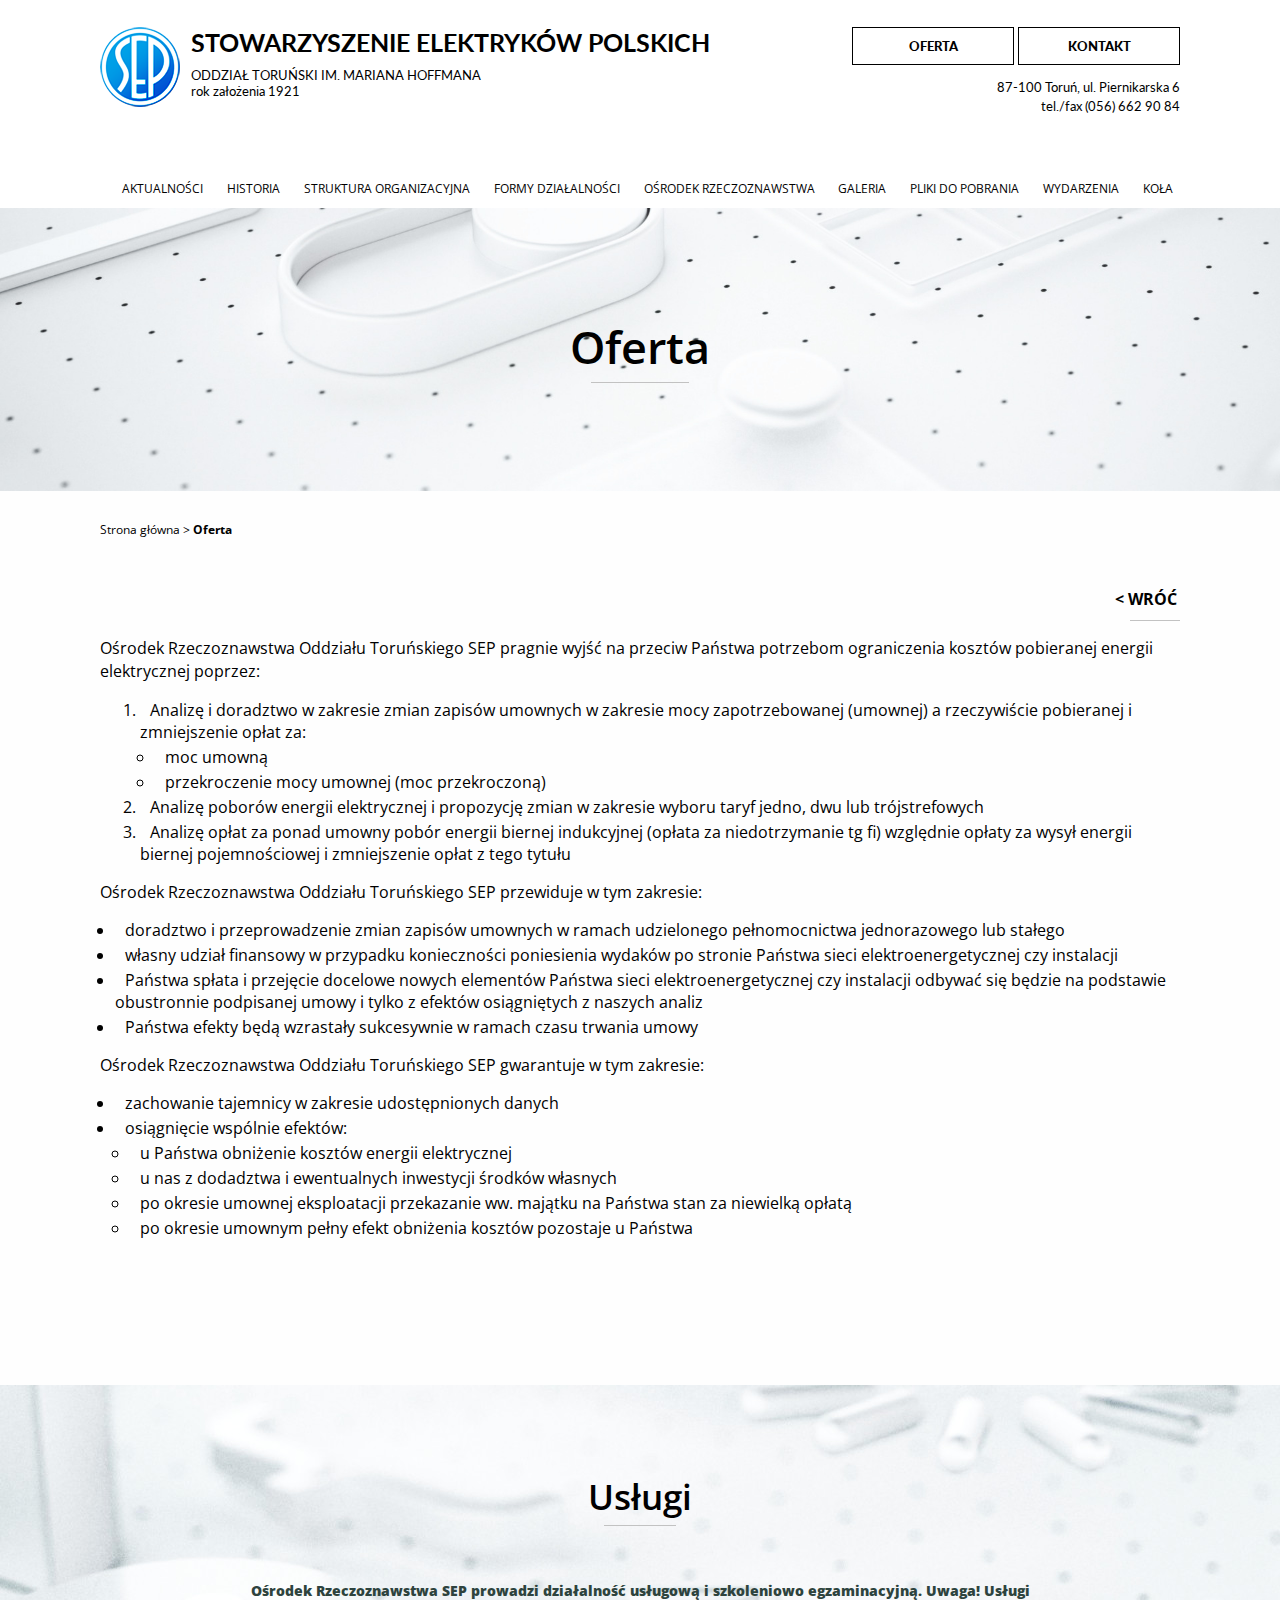
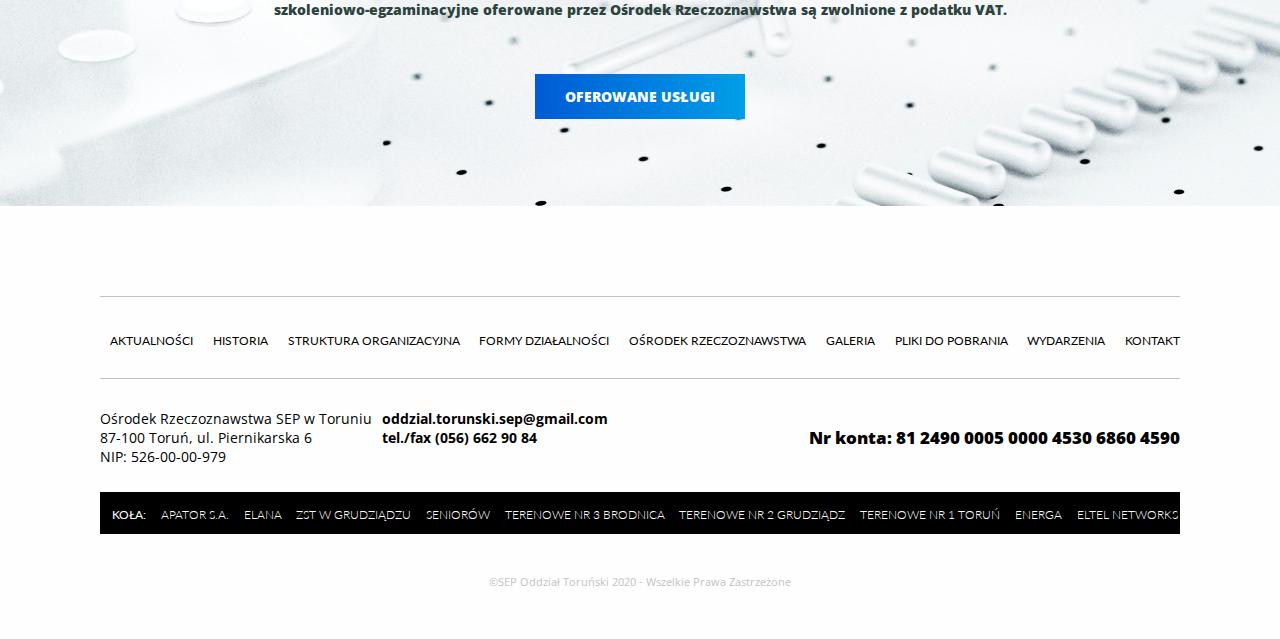
<file: oferta.html>
<!DOCTYPE html>
<html lang="pl-PL">

<head>
  <meta charset="utf-8" />
  <meta http-equiv="X-UA-Compatible" content="IE=edge" />
  <meta name="viewport" content="width=device-width, initial-scale=1" />
  <title>Oddział Toruński SEP || Szkolenia SEP i Egzaminy SEP</title>
  <link href="css/style.css" rel="stylesheet" type="text/css" />
  <link href="css/nav.css" rel="stylesheet" type="text/css" />
  <link href="css/style-resp.css" rel="stylesheet" type="text/css" />
  <link rel="preconnect" href="https://fonts.gstatic.com">
  <link
    href="https://fonts.googleapis.com/css2?family=Lato:wght@300;400;900&family=Open+Sans:wght@400;600;700&display=swap"
    rel="stylesheet">
</head>

<body>
  <header class="navigation">
    <div class="container">
      <div class="headerTop">
        <div class="brand">
          <a href="index.html"><img src="images/logo_sep_oddzial_torunski.png" alt="Logo SEP" /></a>
          <div>
            <h1>STOWARZYSZENIE ELEKTRYKÓW POLSKICH</h1>

            ODDZIAŁ TORUŃSKI IM. MARIANA HOFFMANA<br />
            rok założenia 1921
          </div>
        </div>
        <div class="headerTop_right">
          <a href="oferta.html" class="button headerTop_right-button">OFERTA</a>
          <a href="kontakt.html" class="button headerTop_right-button">KONTAKT</a>
          <br>
          <p class="headerTop_right-contact">87-100 Toruń, ul. Piernikarska 6<br>
            tel./fax (056) 662 90 84</p>
        </div>
      </div>

      <nav>
        <div class="nav-mobile">
          <a id="nav-toggle" href="#"><span></span></a>
        </div>
        <ul class="nav-list">
          <li>
            <a href="aktualnosci.html">Aktualności</a>
          </li>
          <li>
            <a href="historia.html">Historia</a>
          </li>
          <li>
            <a href="struktura_organizacyjna.html">Struktura organizacyjna</a>
          </li>
          <li>
            <a href="formy_dzialnosci.html">Formy działalności</a>
          </li>
          <li>
            <a href="uslugi.html">Ośrodek Rzeczoznawstwa</a>
          </li>
          <li>
            <a href="galeria.html">Galeria</a>
          </li>
          <li>
            <a href="download.html">Pliki do pobrania</a>
          </li>
          <li>
            <a href="wydarzenia.html">Wydarzenia</a>
          </li>
          <li>
            <a href="kola.html">Koła</a>
          </li>
        </ul>
      </nav>
    </div>
  </header>
  <section class="carousel title_deck container-fluid">
    <div class="container">
      <div class="tittle">
        <h2>Oferta</h2>
        <div class="tittle_border"></div>
      </div>
    </div>
  </section>
  <main>
    <div class="container">
      <div class="breadcrumb">Strona główna > <b>Oferta</b></div>
      <div class="back">
        <a href="#">
          &lt; WRÓĆ</a>
        <div class="back-border">
        </div>
      </div>
      <article>
        <p>Ośrodek Rzeczoznawstwa Oddziału Toruńskiego SEP
          pragnie wyjść na przeciw Państwa potrzebom ograniczenia kosztów pobieranej energii elektrycznej poprzez:
          <ol>
            <li>Analizę i doradztwo w zakresie zmian zapisów umownych w zakresie mocy zapotrzebowanej (umownej) a
              rzeczywiście pobieranej i zmniejszenie opłat za:
              <ul>
             <li> moc umowną</li>
              <li>przekroczenie mocy umownej (moc przekroczoną)</li>
              </ul>
            </li>
            <li>Analizę poborów energii elektrycznej i propozycję zmian w zakresie wyboru taryf jedno, dwu lub
              trójstrefowych</li>

            <li>Analizę opłat za ponad umowny pobór energii biernej indukcyjnej (opłata za niedotrzymanie tg fi)
              względnie opłaty za wysył energii biernej pojemnościowej i zmniejszenie opłat z tego tytułu</li>
          </ol>
          Ośrodek Rzeczoznawstwa Oddziału Toruńskiego SEP przewiduje w tym zakresie:
          <ul>
            <li>doradztwo i przeprowadzenie zmian zapisów umownych w ramach udzielonego pełnomocnictwa jednorazowego
              lub stałego</li>

            <li>własny udział finansowy w przypadku konieczności poniesienia wydaków po stronie Państwa sieci
              elektroenergetycznej czy instalacji</li>

            <li>Państwa spłata i przejęcie docelowe nowych elementów Państwa sieci elektroenergetycznej czy
              instalacji
              odbywać się będzie na podstawie obustronnie podpisanej umowy i tylko z efektów osiągniętych z naszych
              analiz</li>

            <li>Państwa efekty będą wzrastały sukcesywnie w ramach czasu trwania umowy</li>
          </ul>
          Ośrodek Rzeczoznawstwa Oddziału Toruńskiego SEP
          gwarantuje w tym zakresie:
          <ul>
            <li>zachowanie tajemnicy w zakresie udostępnionych danych</li>

            <li>osiągnięcie wspólnie efektów:
              <ul>
                <li>u Państwa obniżenie kosztów energii elektrycznej</li>
                <li>u nas z dodadztwa i ewentualnych inwestycji środków własnych</li>
                <li>po okresie umownej eksploatacji przekazanie ww. majątku na Państwa stan za niewielką opłatą</li>
                <li>po okresie umownym pełny efekt obniżenia kosztów pozostaje u Państwa</li>
              </ul>
            </li>
          </ul>
        </p>
      </article>
    </div>
  </main>
  <section class="services container-fluid">
    <div class="container">
      <div class="tittle">
        <h2>Usługi</h2>
        <div class="tittle_border"></div>
      </div>
      <p>Ośrodek Rzeczoznawstwa SEP prowadzi działalność usługową i szkoleniowo egzaminacyjną. Uwaga! Usługi
        szkoleniowo-egzaminacyjne oferowane przez Ośrodek Rzeczoznawstwa są zwolnione z podatku VAT.</p>
      <a href="uslugi.html" class="button button-blue">Oferowane usługi</a>
    </div>
  </section>
  <footer>
    <div class="container">
      <ul class="footer_menu">
        <li>
          <a href="aktualnosci.html">Aktualności</a>
        </li>
        <li>
          <a href="historia.html">Historia</a>
        </li>
        <li>
          <a href="struktura_organizacyjna.html">Struktura organizacyjna</a>
        </li>
        <li>
          <a href="formy_dzialnosci.html">Formy działalności</a>
        </li>

        <li>
          <a href="uslugi.html">Ośrodek Rzeczoznawstwa</a>
        </li>
        <li>
          <a href="galeria.html">Galeria</a>
        </li>
        <li>
          <a href="download.html">Pliki do pobrania</a>
        </li>
        <li>
          <a href="wydarzenia.html">Wydarzenia</a>
        </li>
        <li>
          <a href="kontakt.html">Kontakt</a>
        </li>
      </ul>
      <div class="footer_contact">
        <div class="footer_contact-left">
          <p>
            Ośrodek Rzeczoznawstwa SEP w Toruniu<br>
            87-100 Toruń, ul. Piernikarska 6<br>
            NIP: 526-00-00-979
          </p>
          <p><b>oddzial.torunski.sep@gmail.com<br>
              tel./fax (056) 662 90 84
            </b>
          </p>
        </div>
        <div class="footer_contact-right">
          Nr konta: 81 2490 0005 0000 4530 6860 4590
        </div>
      </div>
      <div class="footer_organizations">
        <ul>
          <li><b>KOŁA:</b></li>
          <li>Apator S.A.</li>
          <li>Elana</li>
          <li>ZST w Grudziądzu</li>
          <li>Seniorów</li>
          <li>Terenowe nr 3 Brodnica</li>
          <li>Terenowe nr 2 Grudziądz</li>
          <li>Terenowe nr 1 Toruń</li>
          <li>Energa</li>
          <li>ELTEL Networks</li>
        </ul>
        <div class="footer_copyrights">
          ©SEP Oddział Toruński 2020 - Wszelkie Prawa Zastrzeżone
        </div>
      </div>
    </div>
  </footer>
  <script src="https://cdnjs.cloudflare.com/ajax/libs/jquery/2.1.3/jquery.min.js"></script>
  <script src="js/nav.js"></script>
</body>

</html>
</file>
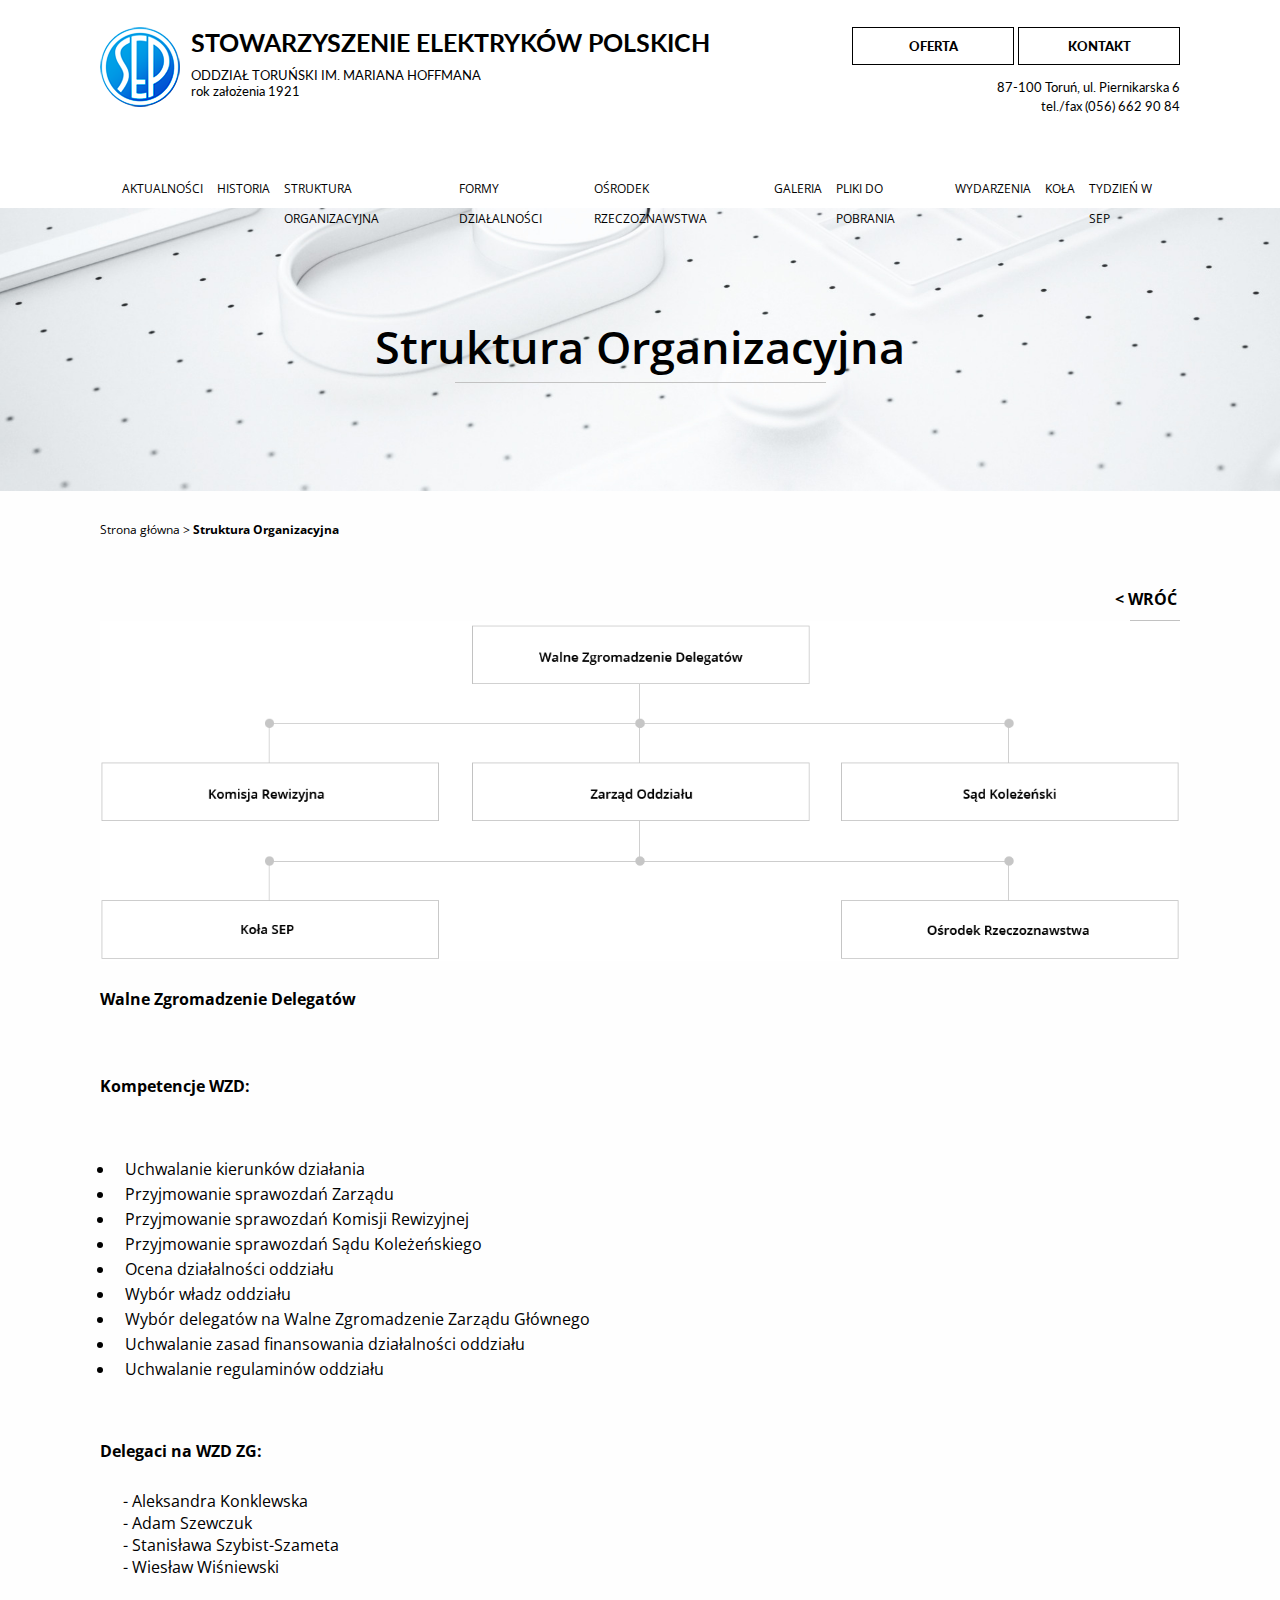
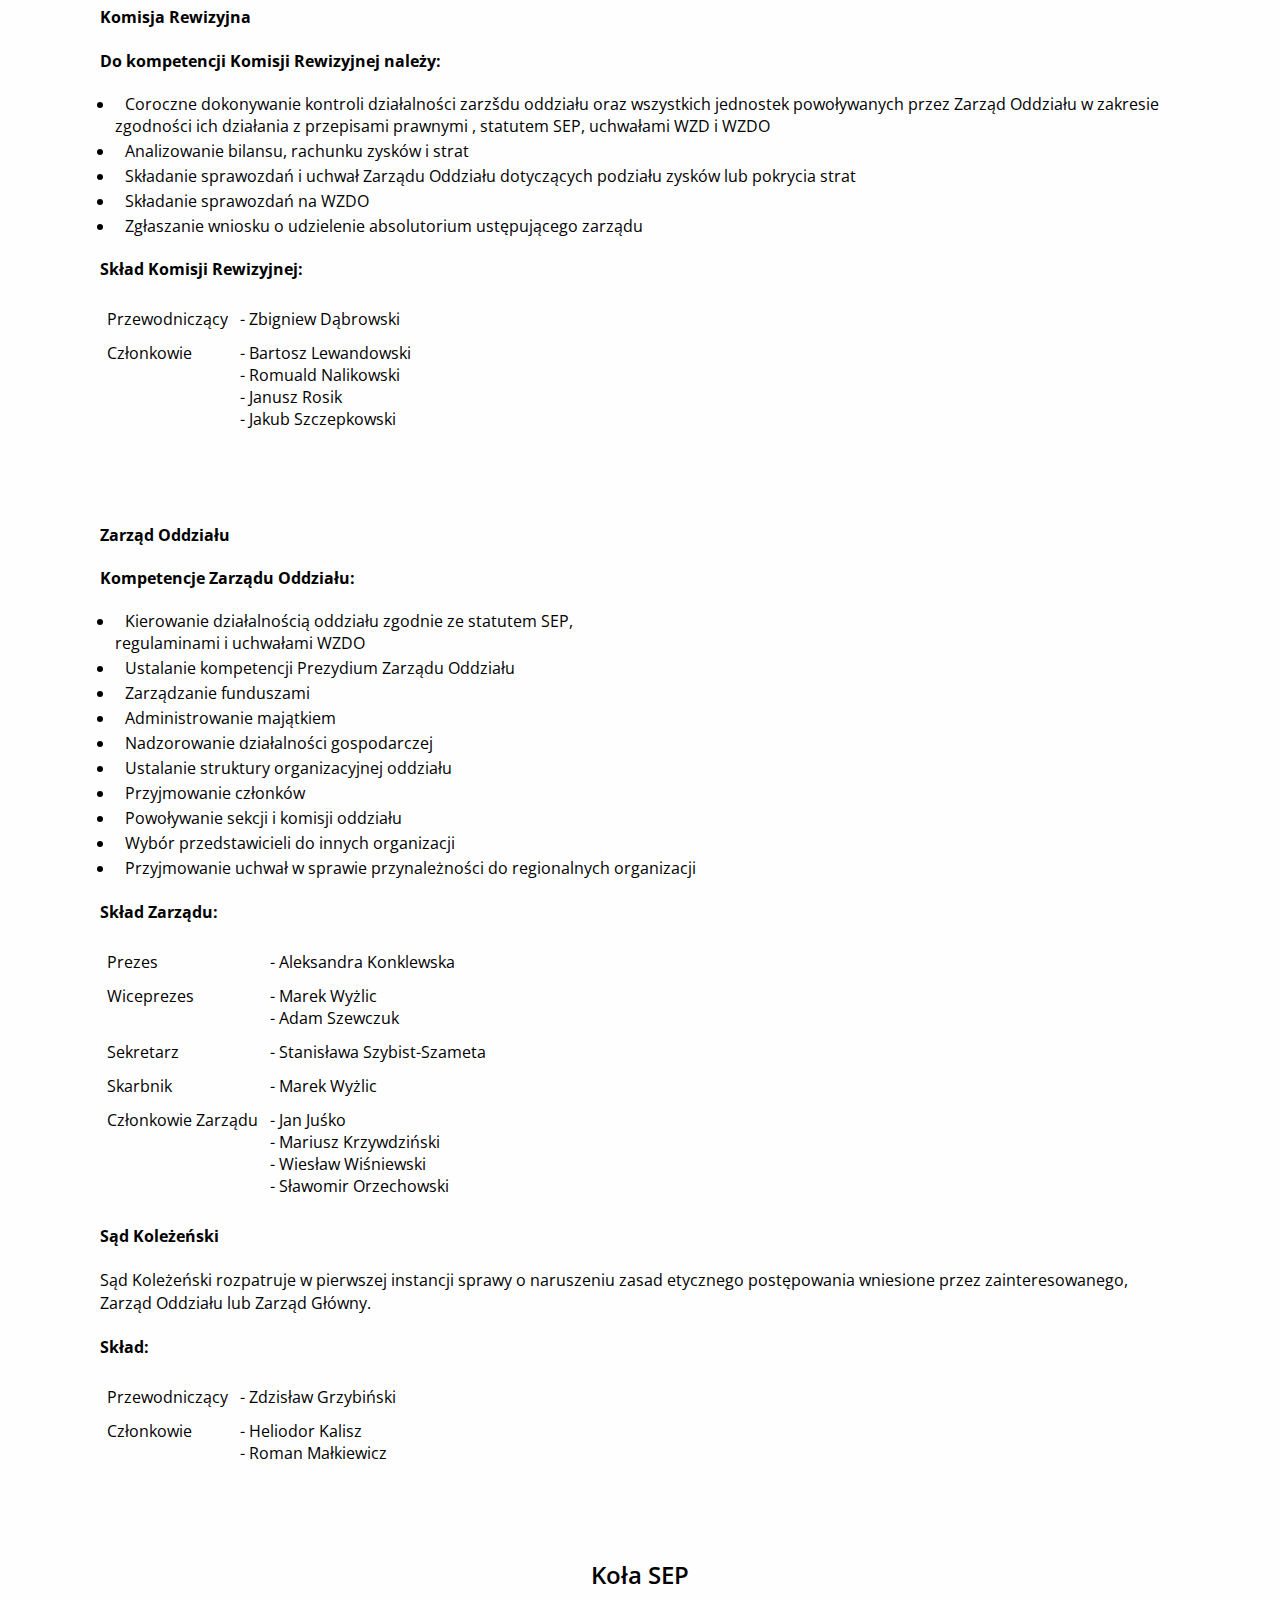
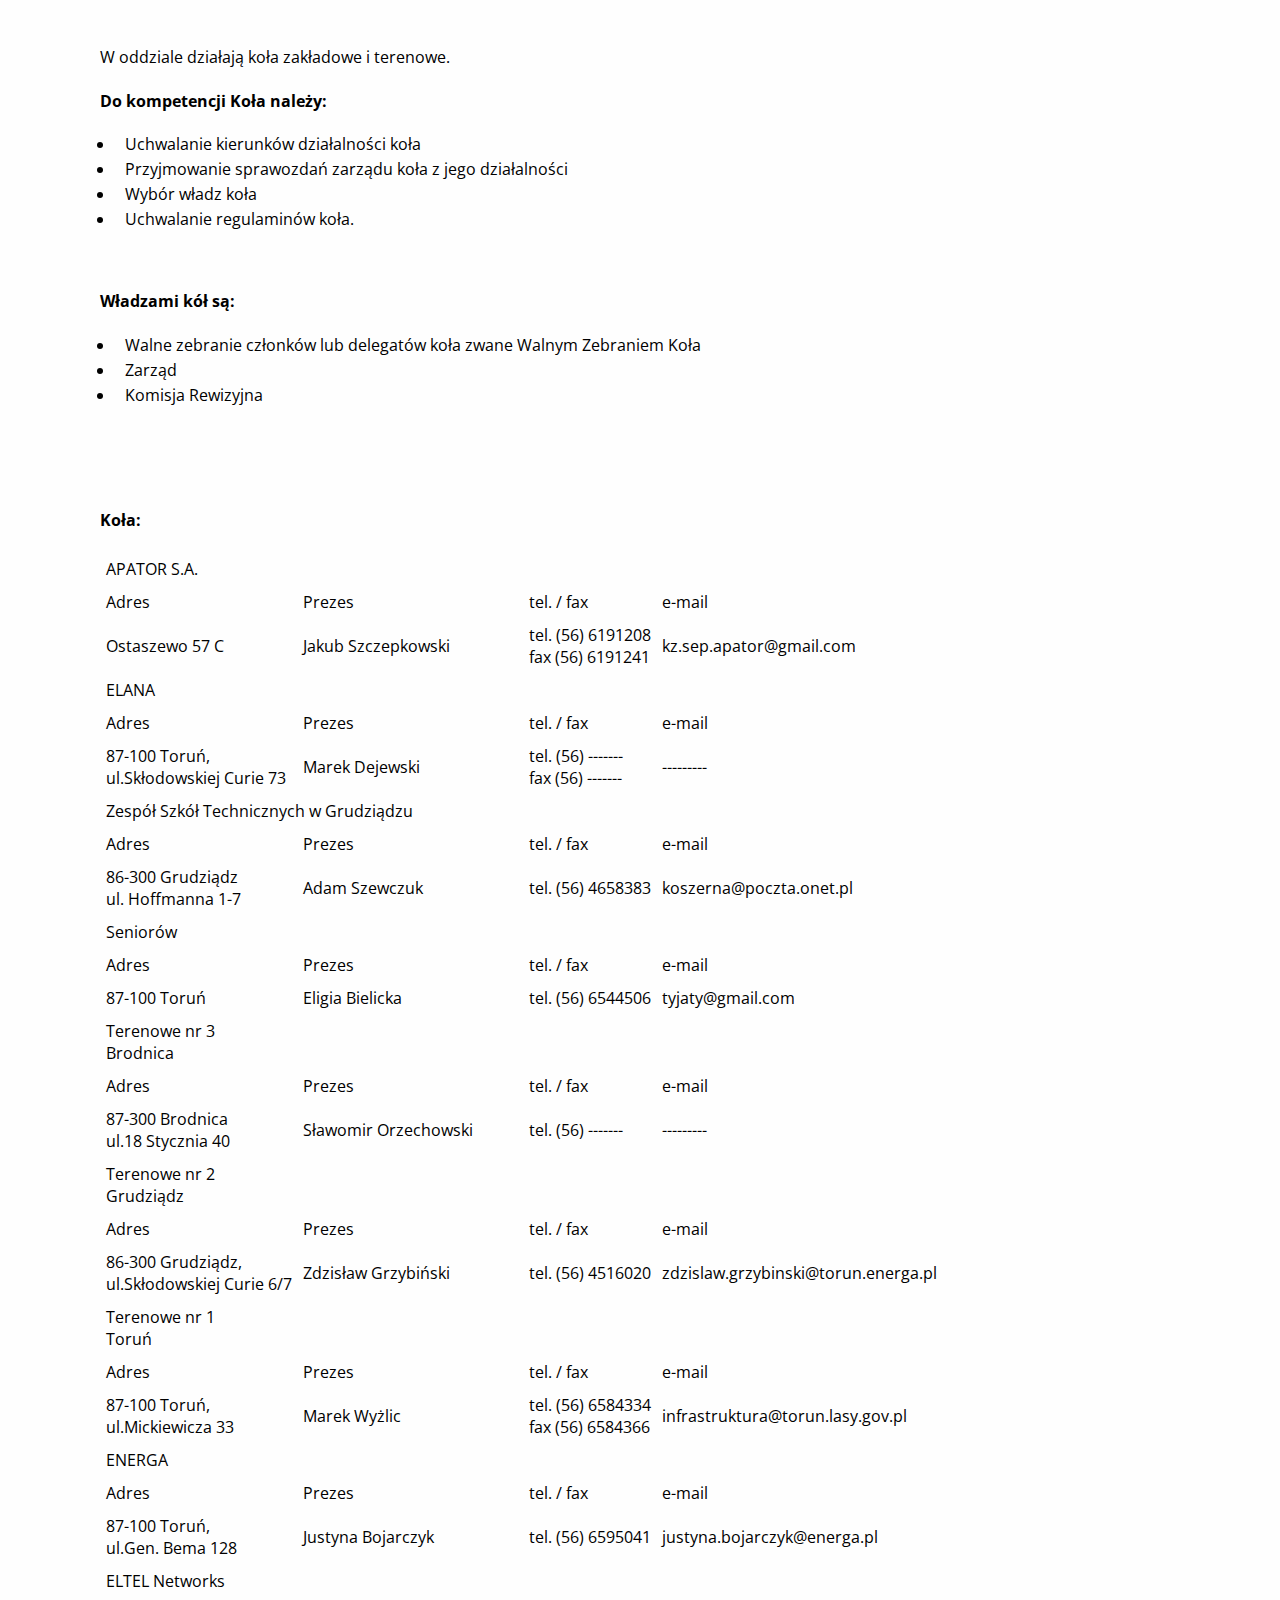
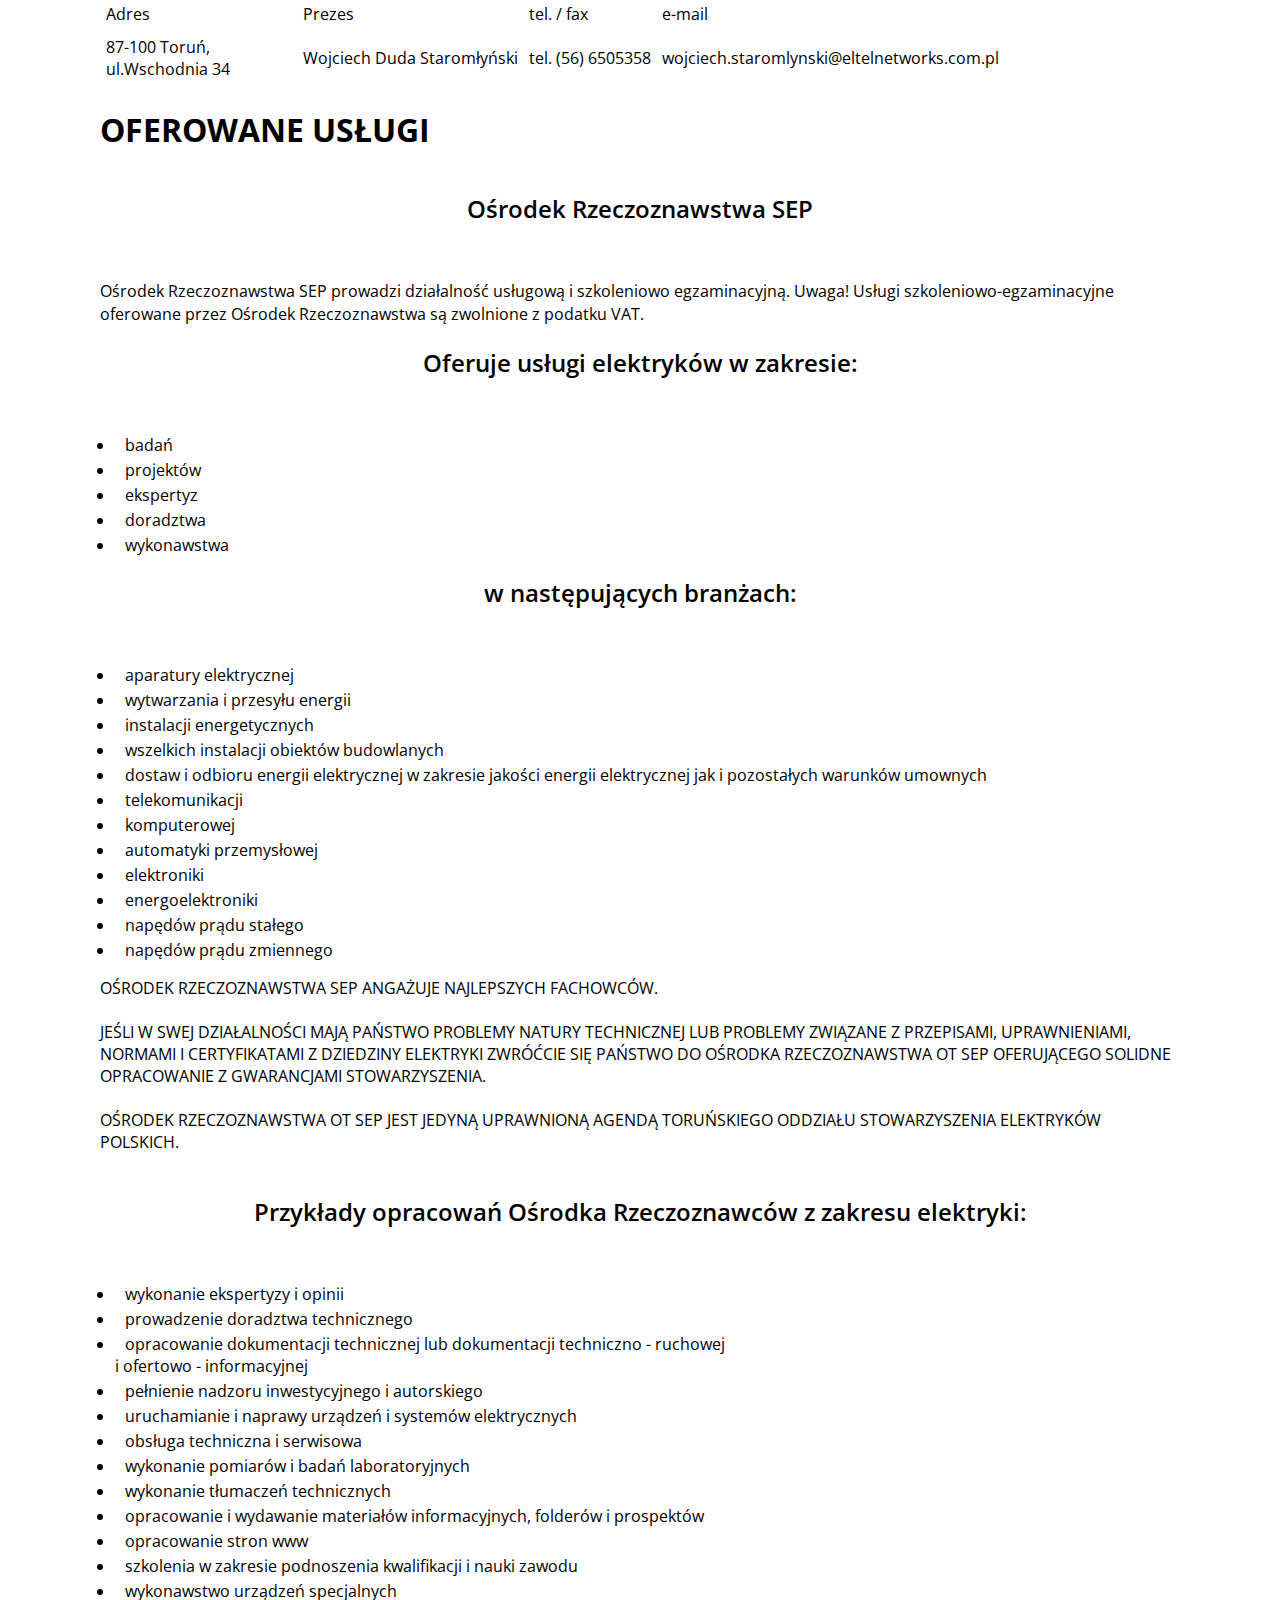
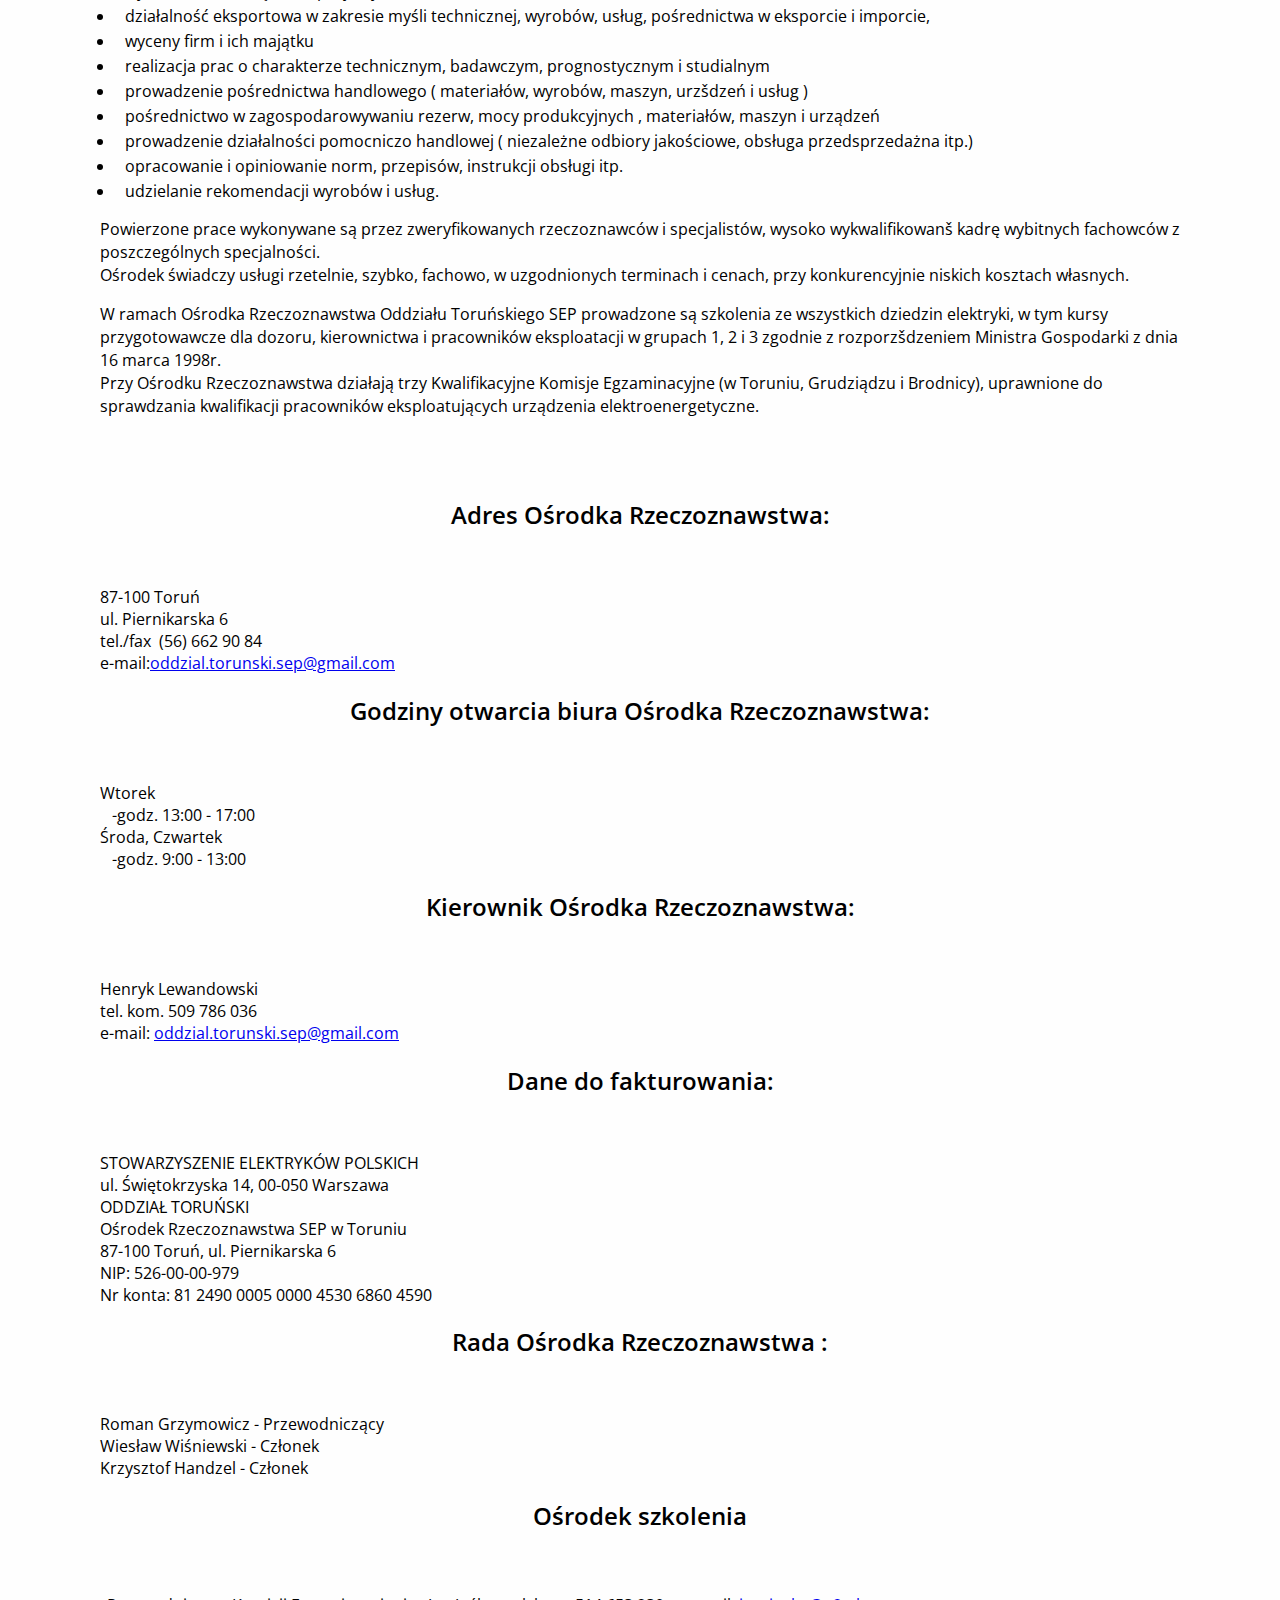
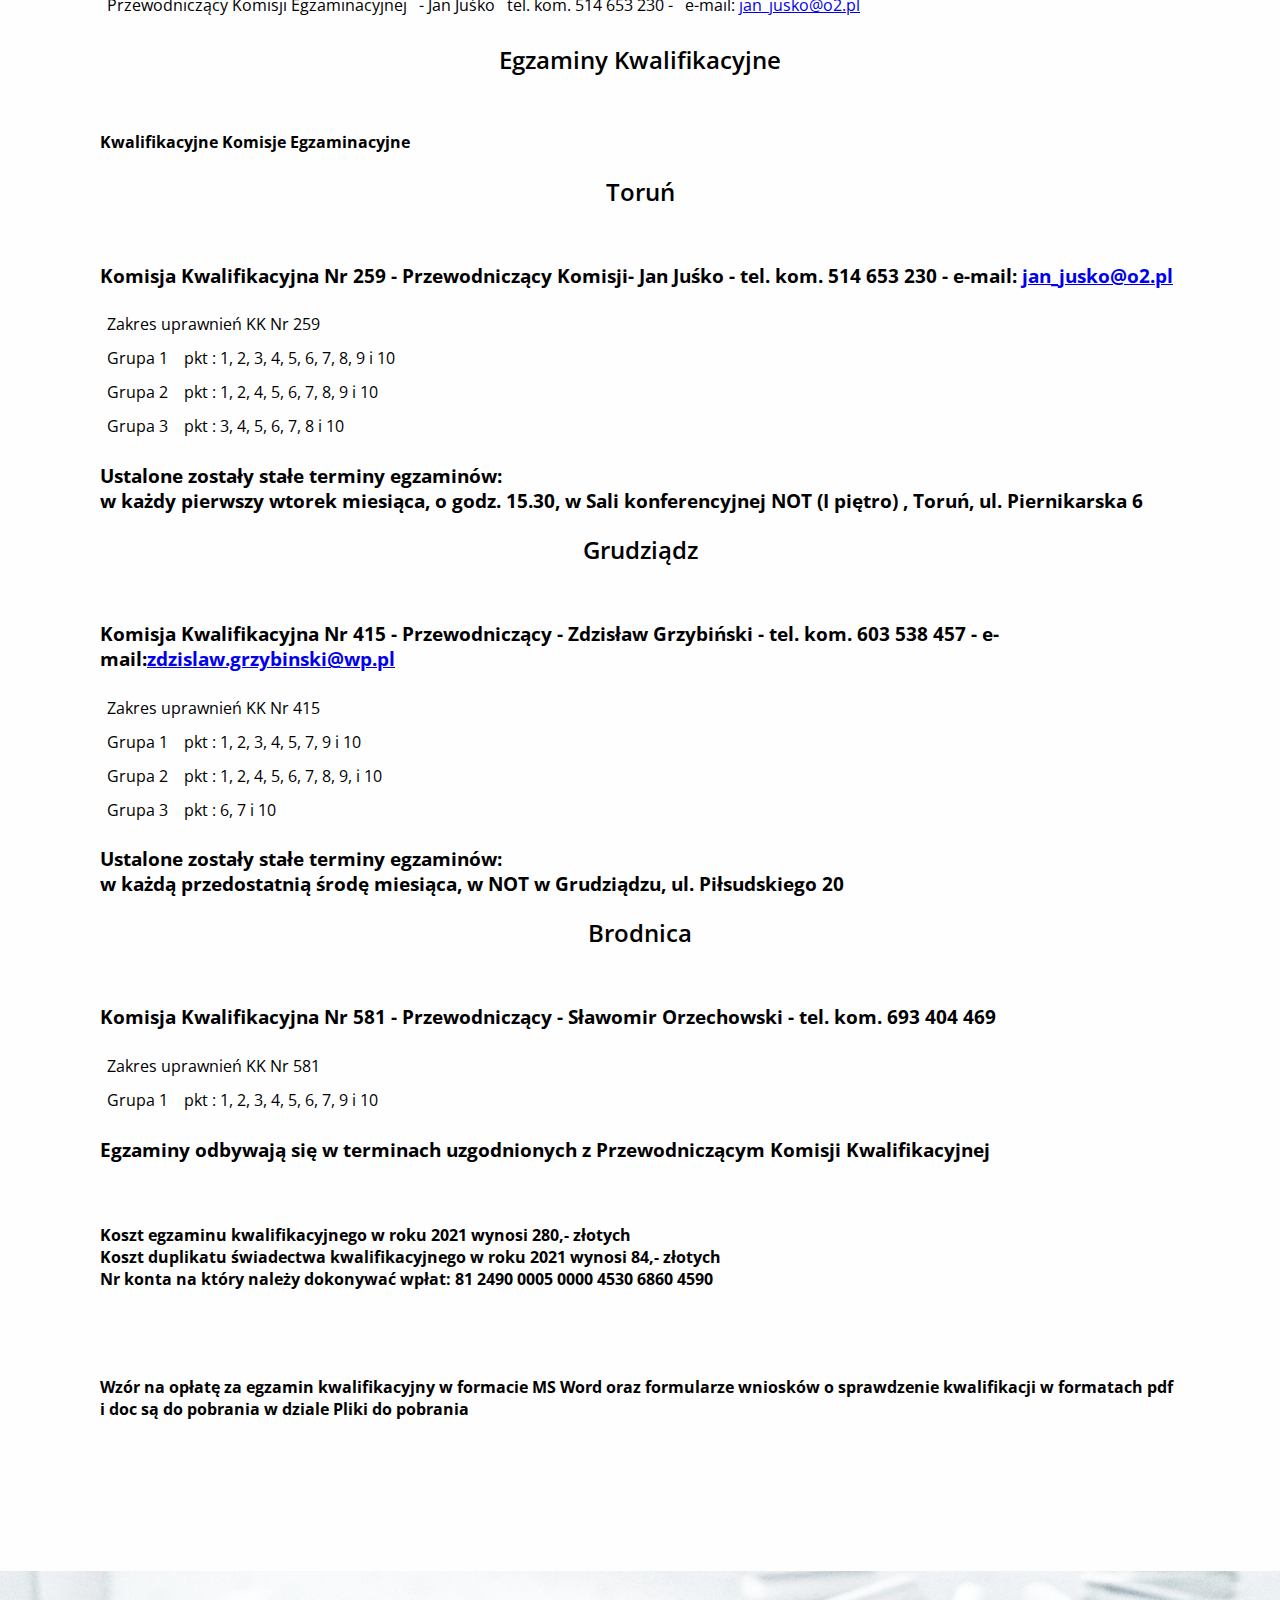
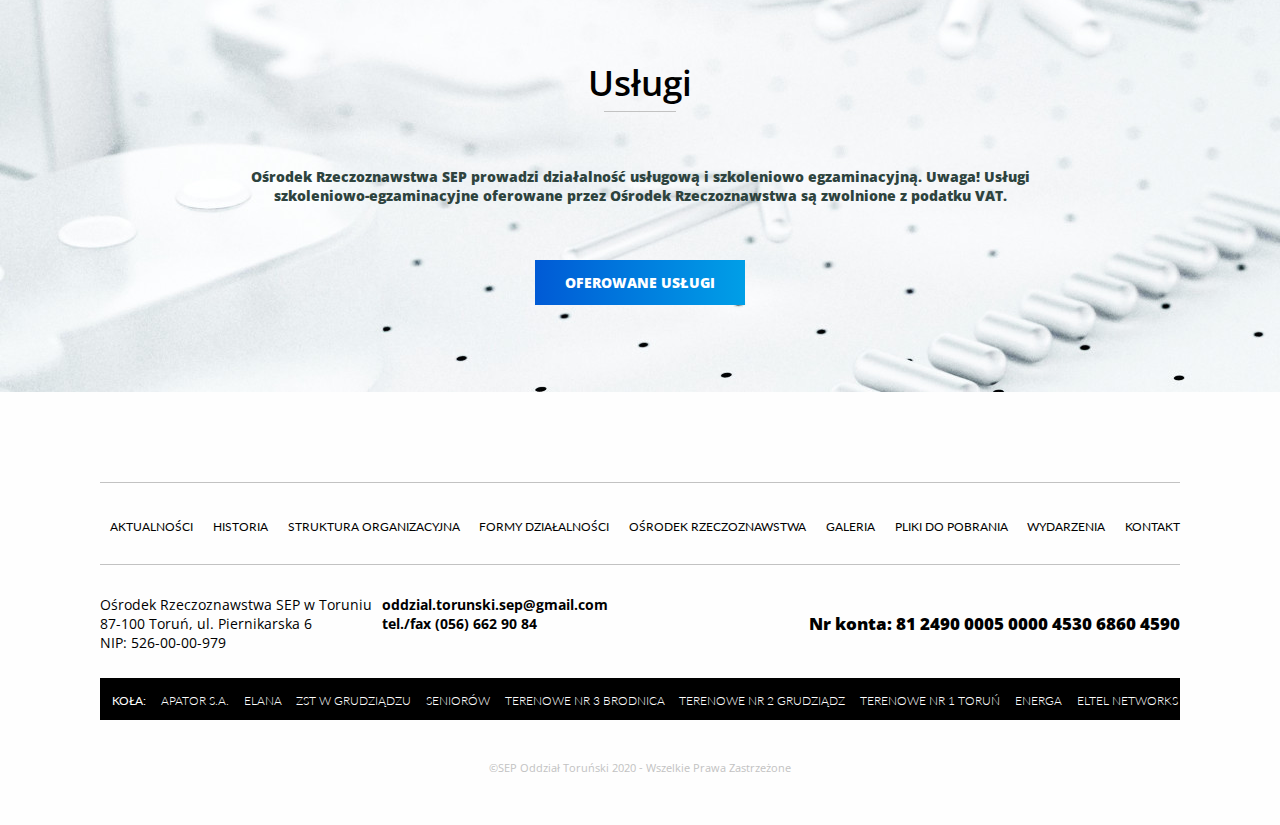
<file: struktura_organizacyjna.html>
<!DOCTYPE html>
<html lang="pl-PL">

<head>
  <meta charset="utf-8" />
  <meta http-equiv="X-UA-Compatible" content="IE=edge" />
  <meta name="viewport" content="width=device-width, initial-scale=1" />
  <title>Oddział Toruński SEP || Szkolenia SEP i Egzaminy SEP</title>
  <link href="css/style.css" rel="stylesheet" type="text/css" />
  <link href="css/nav.css" rel="stylesheet" type="text/css" />
  <link href="css/style-resp.css" rel="stylesheet" type="text/css" />
  <link rel="preconnect" href="https://fonts.gstatic.com">
  <link
    href="https://fonts.googleapis.com/css2?family=Lato:wght@300;400;900&family=Open+Sans:wght@400;600;700&display=swap"
    rel="stylesheet">
</head>

<body>
  <header class="navigation">
    <div class="container">
      <div class="headerTop">
        <div class="brand">
          <a href="index.html"><img src="images/logo_sep_oddzial_torunski.png" alt="Logo SEP" /></a>
          <div>
            <h1>STOWARZYSZENIE ELEKTRYKÓW POLSKICH</h1>

            ODDZIAŁ TORUŃSKI IM. MARIANA HOFFMANA<br />
            rok założenia 1921
          </div>
        </div>
        <div class="headerTop_right">
          <a href="oferta.html" class="button headerTop_right-button">OFERTA</a>
          <a href="kontakt.html" class="button headerTop_right-button">KONTAKT</a>
          <br>
          <p class="headerTop_right-contact">87-100 Toruń, ul. Piernikarska 6<br>
            tel./fax (056) 662 90 84</p>
        </div>
      </div>

      <nav>
        <div class="nav-mobile">
          <a id="nav-toggle" href="#"><span></span></a>
        </div>
<ul class="nav-list">
    <li>
      <a href="aktualnosci.html">Aktualności</a>
    </li>
    <li>
      <a href="historia.html">Historia</a>
    </li>
    <li>
      <a href="struktura_organizacyjna.html">Struktura organizacyjna</a>
    </li>
    <li>
      <a href="formy_dzialnosci.html">Formy działalności</a>
    </li>
    <li>
      <a href="uslugi.html">Ośrodek Rzeczoznawstwa</a>
    </li>
    <li>
      <a href="galeria.html">Galeria</a>
    </li>
    <li>
      <a href="download.html">Pliki do pobrania</a>
    </li>
    <li>
      <a href="wydarzenia.html">Wydarzenia</a>
    </li>
<li>
    <a href="kola.html">Koła</a>
</li>
<li>
    <a href="https://sep.com.pl/tydzien-w-sep/">Tydzień w SEP</a>
</li>
  </ul>
      </nav>
    </div>
  </header>
  <section class="carousel title_deck container-fluid">
    <div class="container">
      <div class="tittle">
        <h2>Struktura Organizacyjna</h2>
        <div class="tittle_border"></div>
      </div>
    </div>
  </section>
  <main>
    <div class="container">
      <div class="breadcrumb">Strona główna > <b>Struktura Organizacyjna</b></div>
      <div class="back">
        <a href="#">
          &lt; WRÓĆ</a>
        <div class="back-border">
        </div>
      </div>
      <article>
        <img src="images/struktura.png" alt="struktura organizacyjna" class="img_fluid">
        <br>
<h4 class="tekstcenter">Walne Zgromadzenie Delegat&oacute;w</h4>
<p>&nbsp;</p>
<h4>Kompetencje WZD:</h4>
<p>&nbsp;</p>
<ul>
  <li>Uchwalanie kierunk&oacute;w działania</li>
  <li>Przyjmowanie sprawozdań Zarządu</li>
  <li>Przyjmowanie sprawozdań Komisji Rewizyjnej</li>
  <li>Przyjmowanie sprawozdań Sądu Koleżeńskiego</li>
  <li>Ocena działalności oddziału</li>
  <li>Wyb&oacute;r władz oddziału</li>
  <li>Wyb&oacute;r delegat&oacute;w na Walne Zgromadzenie Zarządu Gł&oacute;wnego</li>
  <li>Uchwalanie zasad finansowania działalności oddziału</li>
  <li>Uchwalanie regulamin&oacute;w oddziału</li>
</ul>
<p>&nbsp;</p>
<h4>Delegaci na WZD ZG:</h4>
<table border="0" cellpadding="5">
  <tbody>
    <tr align="left">
      <td>&nbsp;</td>
      <td>- Aleksandra Konklewska<br />- Adam Szewczuk<br />- Stanisława Szybist-Szameta<br />- Wiesław Wiśniewski</td>
    </tr>
  </tbody>
</table>
<h4>Komisja Rewizyjna</h4>
<h4>Do kompetencji Komisji Rewizyjnej należy:</h4>
<ul>
  <li>Coroczne dokonywanie kontroli działalności zarz&scaron;du oddziału oraz wszystkich jednostek powoływanych przez
    Zarząd Oddziału w zakresie zgodności ich działania z przepisami prawnymi , statutem SEP, uchwałami WZD i WZDO</li>
  <li>Analizowanie bilansu, rachunku zysk&oacute;w i strat</li>
  <li>Składanie sprawozdań i uchwał Zarządu Oddziału dotyczących podziału zysk&oacute;w lub pokrycia strat</li>
  <li>Składanie sprawozdań na WZDO</li>
  <li>Zgłaszanie wniosku o udzielenie absolutorium ustępującego zarządu</li>
</ul>
<h4>Skład Komisji Rewizyjnej:</h4>
<table border="0" cellpadding="5">
  <tbody>
    <tr align="left">
      <td>Przewodniczący</td>
      <td>- Zbigniew Dąbrowski</td>
    </tr>
    <tr align="left" valign="top">
      <td>Członkowie</td>
      <td>- Bartosz Lewandowski<br />- Romuald Nalikowski<br />- Janusz Rosik<br />- Jakub Szczepkowski</td>
    </tr>
  </tbody>
</table>
<h4 class="tekstcenter"><br /><br /></h4>
<h4>Zarząd Oddziału</h4>
<h4>Kompetencje Zarządu Oddziału:</h4>
<ul>
  <li>Kierowanie działalnością oddziału zgodnie ze statutem SEP,<br />regulaminami i uchwałami WZDO</li>
  <li>Ustalanie kompetencji Prezydium Zarządu Oddziału</li>
  <li>Zarządzanie funduszami</li>
  <li>Administrowanie majątkiem</li>
  <li>Nadzorowanie działalności gospodarczej</li>
  <li>Ustalanie struktury organizacyjnej oddziału</li>
  <li>Przyjmowanie członk&oacute;w</li>
  <li>Powoływanie sekcji i komisji oddziału</li>
  <li>Wyb&oacute;r przedstawicieli do innych organizacji</li>
  <li>Przyjmowanie uchwał w sprawie przynależności do regionalnych organizacji</li>
</ul>
<h4>Skład Zarządu:</h4>
<table border="0" cellpadding="5">
  <tbody>
    <tr align="left">
      <td>Prezes</td>
      <td>- Aleksandra Konklewska</td>
    </tr>
    <tr align="left" valign="top">
      <td>Wiceprezes</td>
      <td>- Marek Wyżlic<br />- Adam Szewczuk</td>
    </tr>
    <tr align="left">
      <td>Sekretarz</td>
      <td>- Stanisława Szybist-Szameta</td>
    </tr>
    <tr align="left">
      <td>Skarbnik</td>
      <td>- Marek Wyżlic</td>
    </tr>
    <tr align="left" valign="top">
      <td>Członkowie Zarządu</td>
      <td>- Jan Juśko<br />- Mariusz Krzywdziński<br />- Wiesław Wiśniewski<br />- Sławomir Orzechowski</td>
    </tr>
  </tbody>
</table>
<h4>Sąd Koleżeński</h4>
<p>Sąd Koleżeński rozpatruje w pierwszej instancji sprawy o naruszeniu zasad etycznego postępowania wniesione przez
  zainteresowanego, Zarząd Oddziału lub Zarząd Gł&oacute;wny.</p>
<h4>Skład:</h4>
<table border="0" cellpadding="5">
  <tbody>
    <tr align="left">
      <td>Przewodniczący</td>
      <td>- Zdzisław Grzybiński</td>
    </tr>
    <tr align="left" valign="top">
      <td>Członkowie</td>
      <td>- Heliodor Kalisz<br />- Roman Małkiewicz</td>
    </tr>
  </tbody>
</table>
<h4><br /><br /></h4>
<h2>Koła SEP</h2>
<p>W oddziale działają koła zakładowe i terenowe.</p>
<h4>Do kompetencji Koła należy:</h4>
<ul>
  <li>Uchwalanie kierunk&oacute;w działalności koła</li>
  <li>Przyjmowanie sprawozdań zarządu koła z jego działalności</li>
  <li>Wyb&oacute;r władz koła</li>
  <li>Uchwalanie regulamin&oacute;w koła.</li>
</ul>
<p>&nbsp;</p>
<h4>Władzami k&oacute;ł są:</h4>
<ul>
  <li>Walne zebranie członk&oacute;w lub delegat&oacute;w koła zwane Walnym Zebraniem Koła</li>
  <li>Zarząd</li>
  <li>Komisja Rewizyjna</li>
</ul>
<p>&nbsp;</p>
<h4>&nbsp;</h4>
<h4>Koła:</h4>
<table class="tabkola" cellspacing="1" cellpadding="5">
  <tbody>
    <tr>
      <td colspan="4">APATOR S.A.</td>
    </tr>
    <tr>
      <td>Adres</td>
      <td>Prezes</td>
      <td>tel. / fax</td>
      <td>e-mail</td>
    </tr>
    <tr>
      <td>Ostaszewo 57 C</td>
      <td>Jakub Szczepkowski</td>
      <td>tel. (56) 6191208<br />fax (56) 6191241</td>
      <td>kz.sep.apator@gmail.com</td>
    </tr>
    <tr>
      <td colspan="4">ELANA</td>
    </tr>
    <tr>
      <td>Adres</td>
      <td>Prezes</td>
      <td>tel. / fax</td>
      <td>e-mail</td>
    </tr>
    <tr>
      <td>87-100 Toruń,<br />ul.Skłodowskiej Curie 73</td>
      <td>Marek Dejewski</td>
      <td>tel. (56) -------<br />fax (56) -------</td>
      <td>---------</td>
    </tr>
    <tr>
      <td colspan="4">Zesp&oacute;ł Szk&oacute;ł Technicznych w Grudziądzu</td>
    </tr>
    <tr>
      <td>Adres</td>
      <td>Prezes</td>
      <td>tel. / fax</td>
      <td>e-mail</td>
    </tr>
    <tr>
      <td>86-300 Grudziądz<br />ul. Hoffmanna 1-7</td>
      <td>Adam Szewczuk</td>
      <td>tel. (56) 4658383</td>
      <td>koszerna@poczta.onet.pl</td>
    </tr>
    <tr>
      <td colspan="4">Senior&oacute;w</td>
    </tr>
    <tr>
      <td>Adres</td>
      <td>Prezes</td>
      <td>tel. / fax</td>
      <td>e-mail</td>
    </tr>
    <tr>
      <td>87-100 Toruń</td>
      <td>Eligia Bielicka</td>
      <td>tel. (56) 6544506</td>
      <td>tyjaty@gmail.com</td>
    </tr>
    <tr>
      <td colspan="4">Terenowe nr 3<br />Brodnica</td>
    </tr>
    <tr>
      <td>Adres</td>
      <td>Prezes</td>
      <td>tel. / fax</td>
      <td>e-mail</td>
    </tr>
    <tr>
      <td>87-300 Brodnica<br />ul.18 Stycznia 40</td>
      <td>Sławomir Orzechowski</td>
      <td>tel. (56) -------</td>
      <td>---------</td>
    </tr>
    <tr>
      <td colspan="4">Terenowe nr 2<br />Grudziądz</td>
    </tr>
    <tr>
      <td>Adres</td>
      <td>Prezes</td>
      <td>tel. / fax</td>
      <td>e-mail</td>
    </tr>
    <tr>
      <td>86-300 Grudziądz,<br />ul.Skłodowskiej Curie 6/7</td>
      <td>Zdzisław Grzybiński</td>
      <td>tel. (56) 4516020</td>
      <td>zdzislaw.grzybinski@torun.energa.pl</td>
    </tr>
    <tr>
      <td colspan="4">Terenowe nr 1<br />Toruń</td>
    </tr>
    <tr>
      <td>Adres</td>
      <td>Prezes</td>
      <td>tel. / fax</td>
      <td>e-mail</td>
    </tr>
    <tr>
      <td>87-100 Toruń,<br />ul.Mickiewicza 33</td>
      <td>Marek Wyżlic</td>
      <td>tel. (56) 6584334<br />fax (56) 6584366</td>
      <td>infrastruktura@torun.lasy.gov.pl</td>
    </tr>
    <tr>
      <td colspan="4">ENERGA</td>
    </tr>
    <tr>
      <td>Adres</td>
      <td>Prezes</td>
      <td>tel. / fax</td>
      <td>e-mail</td>
    </tr>
    <tr>
      <td>87-100 Toruń,<br />ul.Gen. Bema 128</td>
      <td>Justyna Bojarczyk</td>
      <td>tel. (56) 6595041</td>
      <td>justyna.bojarczyk@energa.pl</td>
    </tr>
    <tr>
      <td colspan="4">ELTEL Networks</td>
    </tr>
    <tr>
      <td>Adres</td>
      <td>Prezes</td>
      <td>tel. / fax</td>
      <td>e-mail</td>
    </tr>
    <tr>
      <td>87-100 Toruń,<br />ul.Wschodnia 34</td>
      <td>Wojciech Duda Staromłyński</td>
      <td>tel. (56) 6505358</td>
      <td>wojciech.staromlynski@eltelnetworks.com.pl</td>
    </tr>
  </tbody>
</table>
<table class="news szerokosc2" cellspacing="0" cellpadding="0">
  <tbody>
    <tr>
      <td class="topn1">
        <h1>OFEROWANE USŁUGI</h1>
      </td>
    </tr>
    <tr>
      <td class="tlon1">
        <h2>Ośrodek Rzeczoznawstwa SEP</h2>
        <p>Ośrodek Rzeczoznawstwa SEP prowadzi działalność usługową i szkoleniowo egzaminacyjną. Uwaga! Usługi
          szkoleniowo-egzaminacyjne oferowane przez Ośrodek Rzeczoznawstwa są zwolnione z podatku VAT.</p>
        <h2>Oferuje usługi elektryk&oacute;w w zakresie:</h2>
        <ul>
          <li>badań</li>
          <li>projekt&oacute;w</li>
          <li>ekspertyz</li>
          <li>doradztwa</li>
          <li>wykonawstwa</li>
        </ul>
        <h2>w następujących branżach:</h2>
        <ul>
          <li>aparatury elektrycznej</li>
          <li>wytwarzania i przesyłu energii</li>
          <li>instalacji energetycznych</li>
          <li>wszelkich instalacji obiekt&oacute;w budowlanych</li>
          <li>dostaw i odbioru energii elektrycznej w zakresie jakości energii elektrycznej jak i pozostałych
            warunk&oacute;w umownych</li>
          <li>telekomunikacji</li>
          <li>komputerowej</li>
          <li>automatyki przemysłowej</li>
          <li>elektroniki</li>
          <li>energoelektroniki</li>
          <li>napęd&oacute;w prądu stałego</li>
          <li>napęd&oacute;w prądu zmiennego</li>
        </ul>
        <div>OŚRODEK RZECZOZNAWSTWA SEP ANGAŻUJE NAJLEPSZYCH FACHOWC&Oacute;W.<br /><br />JEŚLI W SWEJ DZIAŁALNOŚCI MAJĄ
          PAŃSTWO PROBLEMY NATURY TECHNICZNEJ LUB PROBLEMY ZWIĄZANE Z PRZEPISAMI, UPRAWNIENIAMI, NORMAMI I CERTYFIKATAMI
          Z DZIEDZINY ELEKTRYKI ZWR&Oacute;ĆCIE SIĘ PAŃSTWO DO OŚRODKA RZECZOZNAWSTWA OT SEP OFERUJĄCEGO SOLIDNE
          OPRACOWANIE Z GWARANCJAMI STOWARZYSZENIA.<br /><br />OŚRODEK RZECZOZNAWSTWA OT SEP JEST JEDYNĄ UPRAWNIONĄ
          AGENDĄ TORUŃSKIEGO ODDZIAŁU STOWARZYSZENIA ELEKTRYK&Oacute;W POLSKICH.</div>
        <br />
        <h2>Przykłady opracowań Ośrodka Rzeczoznawc&oacute;w z zakresu elektryki:</h2>
        <ul>
          <li>wykonanie ekspertyzy i opinii</li>
          <li>prowadzenie doradztwa technicznego</li>
          <li>opracowanie dokumentacji technicznej lub dokumentacji techniczno - ruchowej<br />i ofertowo -
            informacyjnej</li>
          <li>pełnienie nadzoru inwestycyjnego i autorskiego</li>
          <li>uruchamianie i naprawy urządzeń i system&oacute;w elektrycznych</li>
          <li>obsługa techniczna i serwisowa</li>
          <li>wykonanie pomiar&oacute;w i badań laboratoryjnych</li>
          <li>wykonanie tłumaczeń technicznych</li>
          <li>opracowanie i wydawanie materiał&oacute;w informacyjnych, folder&oacute;w i prospekt&oacute;w</li>
          <li>opracowanie stron www</li>
          <li>szkolenia w zakresie podnoszenia kwalifikacji i nauki zawodu</li>
          <li>wykonawstwo urządzeń specjalnych</li>
          <li>działalność eksportowa w zakresie myśli technicznej, wyrob&oacute;w, usług, pośrednictwa w eksporcie
            i&nbsp;imporcie,</li>
          <li>wyceny firm i ich majątku</li>
          <li>realizacja prac o charakterze technicznym, badawczym, prognostycznym i studialnym</li>
          <li>prowadzenie pośrednictwa handlowego ( materiał&oacute;w, wyrob&oacute;w, maszyn, urz&scaron;dzeń i usług )
          </li>
          <li>pośrednictwo w zagospodarowywaniu rezerw, mocy produkcyjnych , materiał&oacute;w,
            maszyn&nbsp;i&nbsp;urządzeń</li>
          <li>prowadzenie działalności pomocniczo handlowej ( niezależne odbiory jakościowe, obsługa przedsprzedażna
            itp.)</li>
          <li>opracowanie i opiniowanie norm, przepis&oacute;w, instrukcji obsługi itp.</li>
          <li>udzielanie rekomendacji wyrob&oacute;w i usług.</li>
        </ul>
        <p>Powierzone prace wykonywane są przez zweryfikowanych rzeczoznawc&oacute;w i&nbsp;specjalist&oacute;w, wysoko
          wykwalifikowan&scaron; kadrę wybitnych fachowc&oacute;w z poszczeg&oacute;lnych specjalności.<br />Ośrodek
          świadczy usługi rzetelnie, szybko, fachowo, w uzgodnionych terminach i cenach, przy konkurencyjnie niskich
          kosztach własnych.</p>
        <p>W ramach Ośrodka Rzeczoznawstwa Oddziału Toruńskiego SEP prowadzone są szkolenia ze wszystkich dziedzin
          elektryki, w tym kursy przygotowawcze dla dozoru, kierownictwa i pracownik&oacute;w eksploatacji w grupach 1,
          2 i&nbsp;3 zgodnie z rozporz&scaron;dzeniem Ministra Gospodarki z dnia 16 marca 1998r.<br />Przy Ośrodku
          Rzeczoznawstwa działają trzy Kwalifikacyjne Komisje Egzaminacyjne (w&nbsp;Toruniu, Grudziądzu i Brodnicy),
          uprawnione do sprawdzania kwalifikacji pracownik&oacute;w eksploatujących urządzenia elektroenergetyczne.</p>
        <br /><br />
        <h2>Adres Ośrodka Rzeczoznawstwa:</h2>
        <div>87-100 Toruń<br />ul. Piernikarska 6<br />tel./fax &nbsp;(56) 662 90 84<br />e-mail:<a
            href="mailto:oddzial.torunski.sep@gmail.com">oddzial.torunski.sep@gmail.com</a></div>
        <h2>Godziny otwarcia biura Ośrodka Rzeczoznawstwa:</h2>
        <div>Wtorek<br />&nbsp;&nbsp;&nbsp;-godz. 13:00 - 17:00<br />Środa, Czwartek<br />&nbsp;&nbsp;&nbsp;-godz. 9:00
          - 13:00</div>
        <h2>Kierownik Ośrodka Rzeczoznawstwa:</h2>
        <div>Henryk Lewandowski<br />tel. kom. 509 786 036<br />e-mail:&nbsp;<a
            href="mailto:oddzial.torunski.sep@gmail.com">oddzial.torunski.sep@gmail.com</a></div>
        <h2>Dane do fakturowania:</h2>
        <div>STOWARZYSZENIE ELEKTRYK&Oacute;W POLSKICH<br />ul. Świętokrzyska 14, 00-050 Warszawa<br />ODDZIAŁ
          TORUŃSKI<br />Ośrodek Rzeczoznawstwa SEP w Toruniu<br />87-100 Toruń, ul. Piernikarska 6<br />NIP:
          526-00-00-979<br />Nr konta: 81 2490 0005 0000 4530 6860 4590</div>
        <h2>Rada Ośrodka Rzeczoznawstwa :</h2>
        <div>Roman Grzymowicz - Przewodniczący<br />Wiesław Wiśniewski - Członek<br />Krzysztof Handzel - Członek</div>
        <h2>Ośrodek szkolenia</h2>
        <table border="0" cellpadding="5">
          <tbody>
            <tr align="left">
              <td>Przewodniczący Komisji Egzaminacyjnej</td>
              <td>- Jan Juśko</td>
              <td>tel. kom. 514 653 230 -</td>
              <td>e-mail:&nbsp;<a href="mailto:jan_jusko@o2.pl">jan_jusko@o2.pl</a></td>
            </tr>
          </tbody>
        </table>
        <h2 class="tekstcenter">Egzaminy Kwalifikacyjne</h2>
        <h4 class="tekstcenter">Kwalifikacyjne Komisje Egzaminacyjne</h4>
        <h2 class="tekstcenter">Toruń</h2>
        <h3>Komisja Kwalifikacyjna Nr 259 - Przewodniczący Komisji- Jan Juśko - tel. kom. 514 653 230 - e-mail:&nbsp;<a
            href="mailto:jan_jusko@o2.pl">jan_jusko@o2.pl</a></h3>
        <table border="0" cellpadding="5">
          <tbody>
            <tr align="left">
              <td>Zakres uprawnień KK Nr 259</td>
            </tr>
            <tr align="left">
              <td>Grupa 1 &nbsp;&nbsp; pkt : 1, 2, 3, 4, 5, 6, 7, 8, 9 i 10</td>
            </tr>
            <tr align="left">
              <td>Grupa 2 &nbsp;&nbsp; pkt : 1, 2, 4, 5, 6, 7, 8, 9 i 10</td>
            </tr>
            <tr align="left">
              <td>Grupa 3 &nbsp;&nbsp; pkt : 3, 4, 5, 6, 7, 8 i 10</td>
            </tr>
          </tbody>
        </table>
        <h3>Ustalone zostały stałe terminy egzamin&oacute;w:<br />w każdy pierwszy wtorek miesiąca, o godz. 15.30, w
          Sali konferencyjnej NOT (I piętro) , Toruń, ul. Piernikarska 6</h3>
        <h2 class="tekstcenter">Grudziądz</h2>
        <h3>Komisja Kwalifikacyjna Nr 415 - Przewodniczący - Zdzisław Grzybiński - tel. kom. 603 538 457 - e-mail:<a
            href="mailto:zdzislaw.grzybinski@wp.pl">zdzislaw.grzybinski@wp.pl</a></h3>
        <table border="0" cellpadding="5">
          <tbody>
            <tr align="left">
              <td>Zakres uprawnień KK Nr 415</td>
            </tr>
            <tr align="left">
              <td>Grupa 1 &nbsp;&nbsp; pkt : 1, 2, 3, 4, 5, 7, 9 i 10</td>
            </tr>
            <tr align="left">
              <td>Grupa 2 &nbsp;&nbsp; pkt : 1, 2, 4, 5, 6, 7, 8, 9, i 10</td>
            </tr>
            <tr align="left">
              <td>Grupa 3 &nbsp;&nbsp; pkt : 6, 7 i 10</td>
            </tr>
          </tbody>
        </table>
        <h3>Ustalone zostały stałe terminy egzamin&oacute;w:<br />w każdą przedostatnią środę miesiąca, w NOT w
          Grudziądzu, ul. Piłsudskiego 20</h3>
        <h2 class="tekstcenter">Brodnica</h2>
        <h3>Komisja Kwalifikacyjna Nr 581 - Przewodniczący - Sławomir Orzechowski - tel. kom. 693 404 469</h3>
        <table border="0" cellpadding="5">
          <tbody>
            <tr align="left">
              <td>Zakres uprawnień KK Nr 581</td>
            </tr>
            <tr align="left">
              <td>Grupa 1 &nbsp;&nbsp; pkt : 1, 2, 3, 4, 5, 6, 7, 9 i 10</td>
            </tr>
          </tbody>
        </table>
        <h3>Egzaminy odbywają się w terminach uzgodnionych z Przewodniczącym Komisji Kwalifikacyjnej</h3>
        <br />
        <h4>Koszt egzaminu kwalifikacyjnego w roku 2021 wynosi 280,- złotych<br />Koszt duplikatu świadectwa
          kwalifikacyjnego w roku 2021 wynosi 84,- złotych<br />Nr konta na kt&oacute;ry należy dokonywać wpłat: 81 2490
          0005 0000 4530 6860 4590</h4>
        <br /><br />
        <h4>Wz&oacute;r na opłatę za egzamin kwalifikacyjny w formacie MS Word oraz formularze wniosk&oacute;w o
          sprawdzenie kwalifikacji w formatach pdf i doc są do pobrania w dziale Pliki do pobrania</h4>
      </td>
    </tr>
  </tbody>
</table>
      </article>
    </div>
  </main>
  <section class="services container-fluid">
    <div class="container">
      <div class="tittle">
        <h2>Usługi</h2>
        <div class="tittle_border"></div>
      </div>
      <p>Ośrodek Rzeczoznawstwa SEP prowadzi działalność usługową i szkoleniowo egzaminacyjną. Uwaga! Usługi
        szkoleniowo-egzaminacyjne oferowane przez Ośrodek Rzeczoznawstwa są zwolnione z podatku VAT.</p>
      <a href="uslugi.html" class="button button-blue">Oferowane usługi</a>
    </div>
  </section>
  <footer>
    <div class="container">
      <ul class="footer_menu">
        <li>
          <a href="aktualnosci.html">Aktualności</a>
        </li>
        <li>
          <a href="historia.html">Historia</a>
        </li>
        <li>
          <a href="struktura_organizacyjna.html">Struktura organizacyjna</a>
        </li>
        <li>
          <a href="formy_dzialnosci.html">Formy działalności</a>
        </li>

        <li>
          <a href="uslugi.html">Ośrodek Rzeczoznawstwa</a>
        </li>
        <li>
          <a href="galeria.html">Galeria</a>
        </li>
        <li>
          <a href="download.html">Pliki do pobrania</a>
        </li>
        <li>
          <a href="wydarzenia.html">Wydarzenia</a>
        </li>
        <li>
          <a href="kontakt.html">Kontakt</a>
        </li>
      </ul>
      <div class="footer_contact">
        <div class="footer_contact-left">
          <p>
            Ośrodek Rzeczoznawstwa SEP w Toruniu<br>
            87-100 Toruń, ul. Piernikarska 6<br>
            NIP: 526-00-00-979
          </p>
          <p><b>oddzial.torunski.sep@gmail.com<br>
              tel./fax (056) 662 90 84
            </b>
          </p>
        </div>
        <div class="footer_contact-right">
          Nr konta: 81 2490 0005 0000 4530 6860 4590
        </div>
      </div>
      <div class="footer_organizations">
        <ul>
          <li><b>KOŁA:</b></li>
          <li>Apator S.A.</li>
          <li>Elana</li>
          <li>ZST w Grudziądzu</li>
          <li>Seniorów</li>
          <li>Terenowe nr 3 Brodnica</li>
          <li>Terenowe nr 2 Grudziądz</li>
          <li>Terenowe nr 1 Toruń</li>
          <li>Energa</li>
          <li>ELTEL Networks</li>
        </ul>
        <div class="footer_copyrights">
          ©SEP Oddział Toruński 2020 - Wszelkie Prawa Zastrzeżone
        </div>
      </div>
    </div>
  </footer>
  <script src="https://cdnjs.cloudflare.com/ajax/libs/jquery/2.1.3/jquery.min.js"></script>
  <script src="js/nav.js"></script>
</body>

</html>
</file>
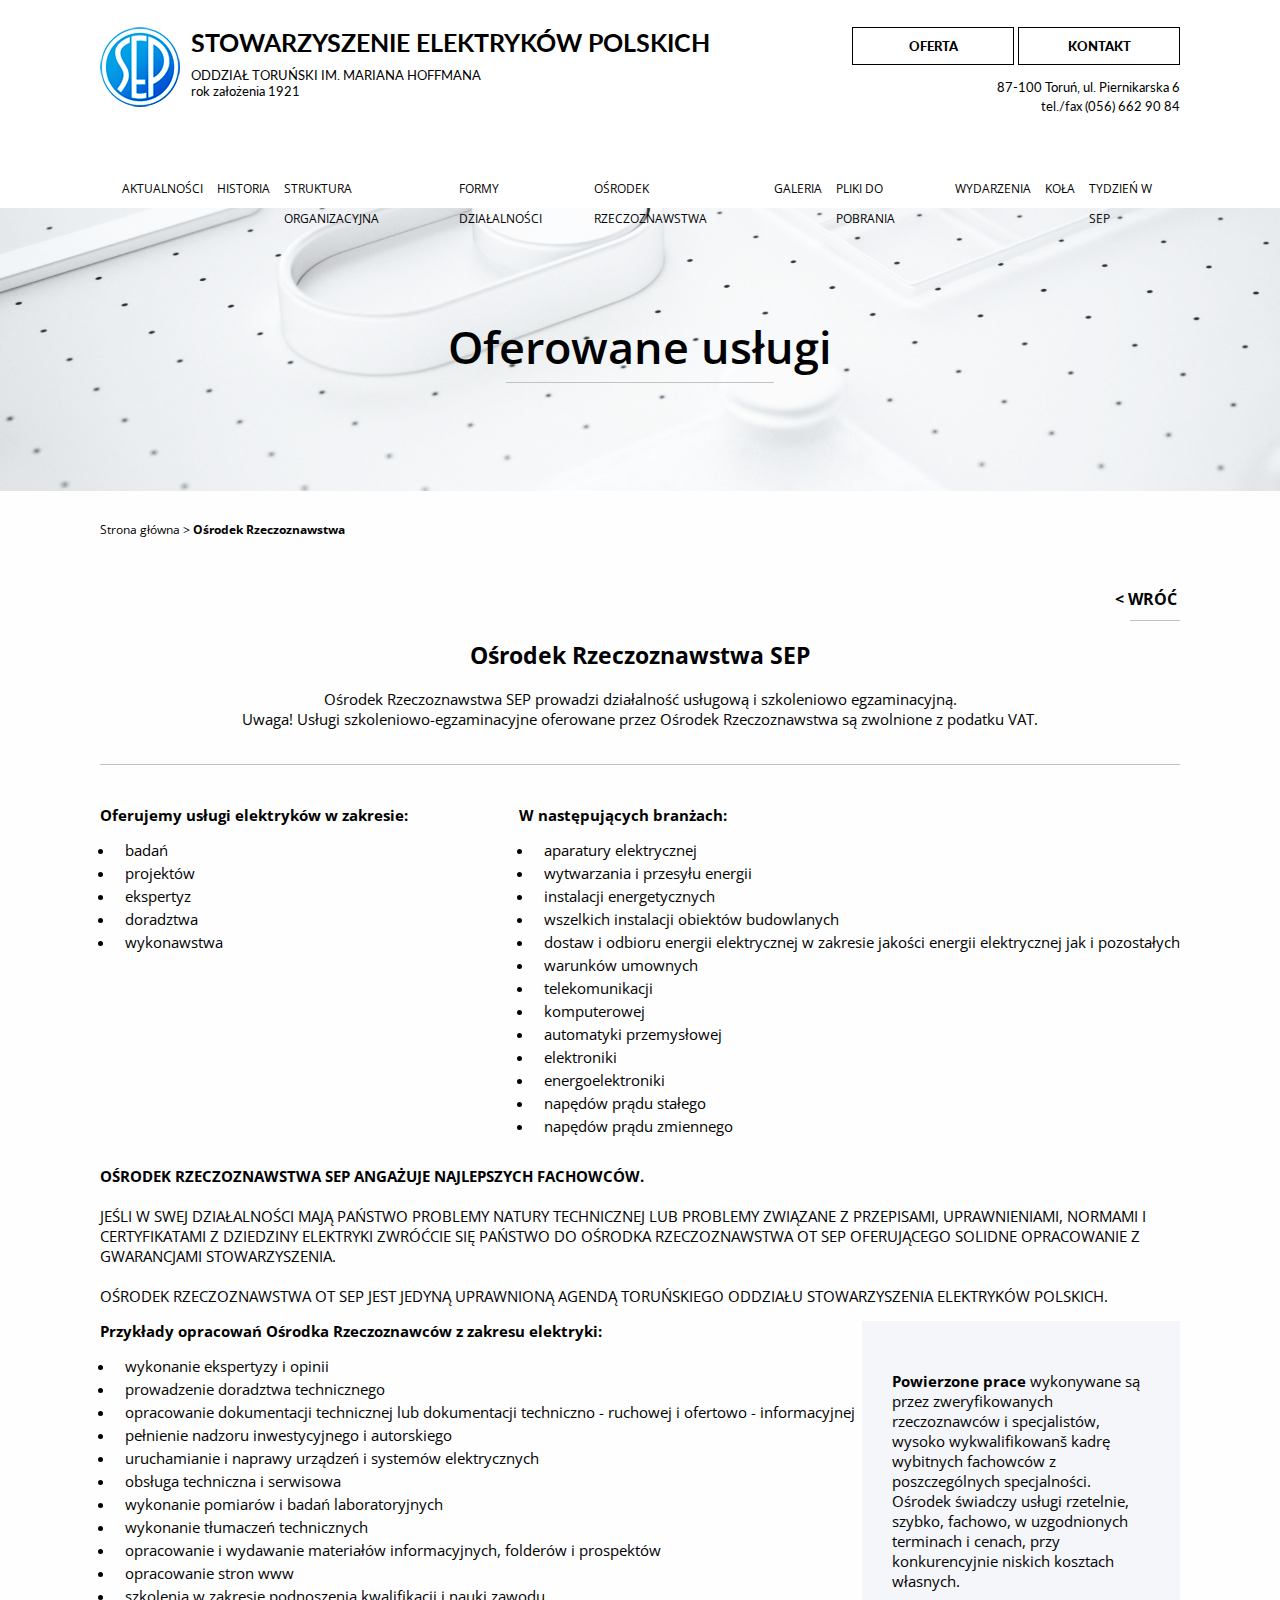
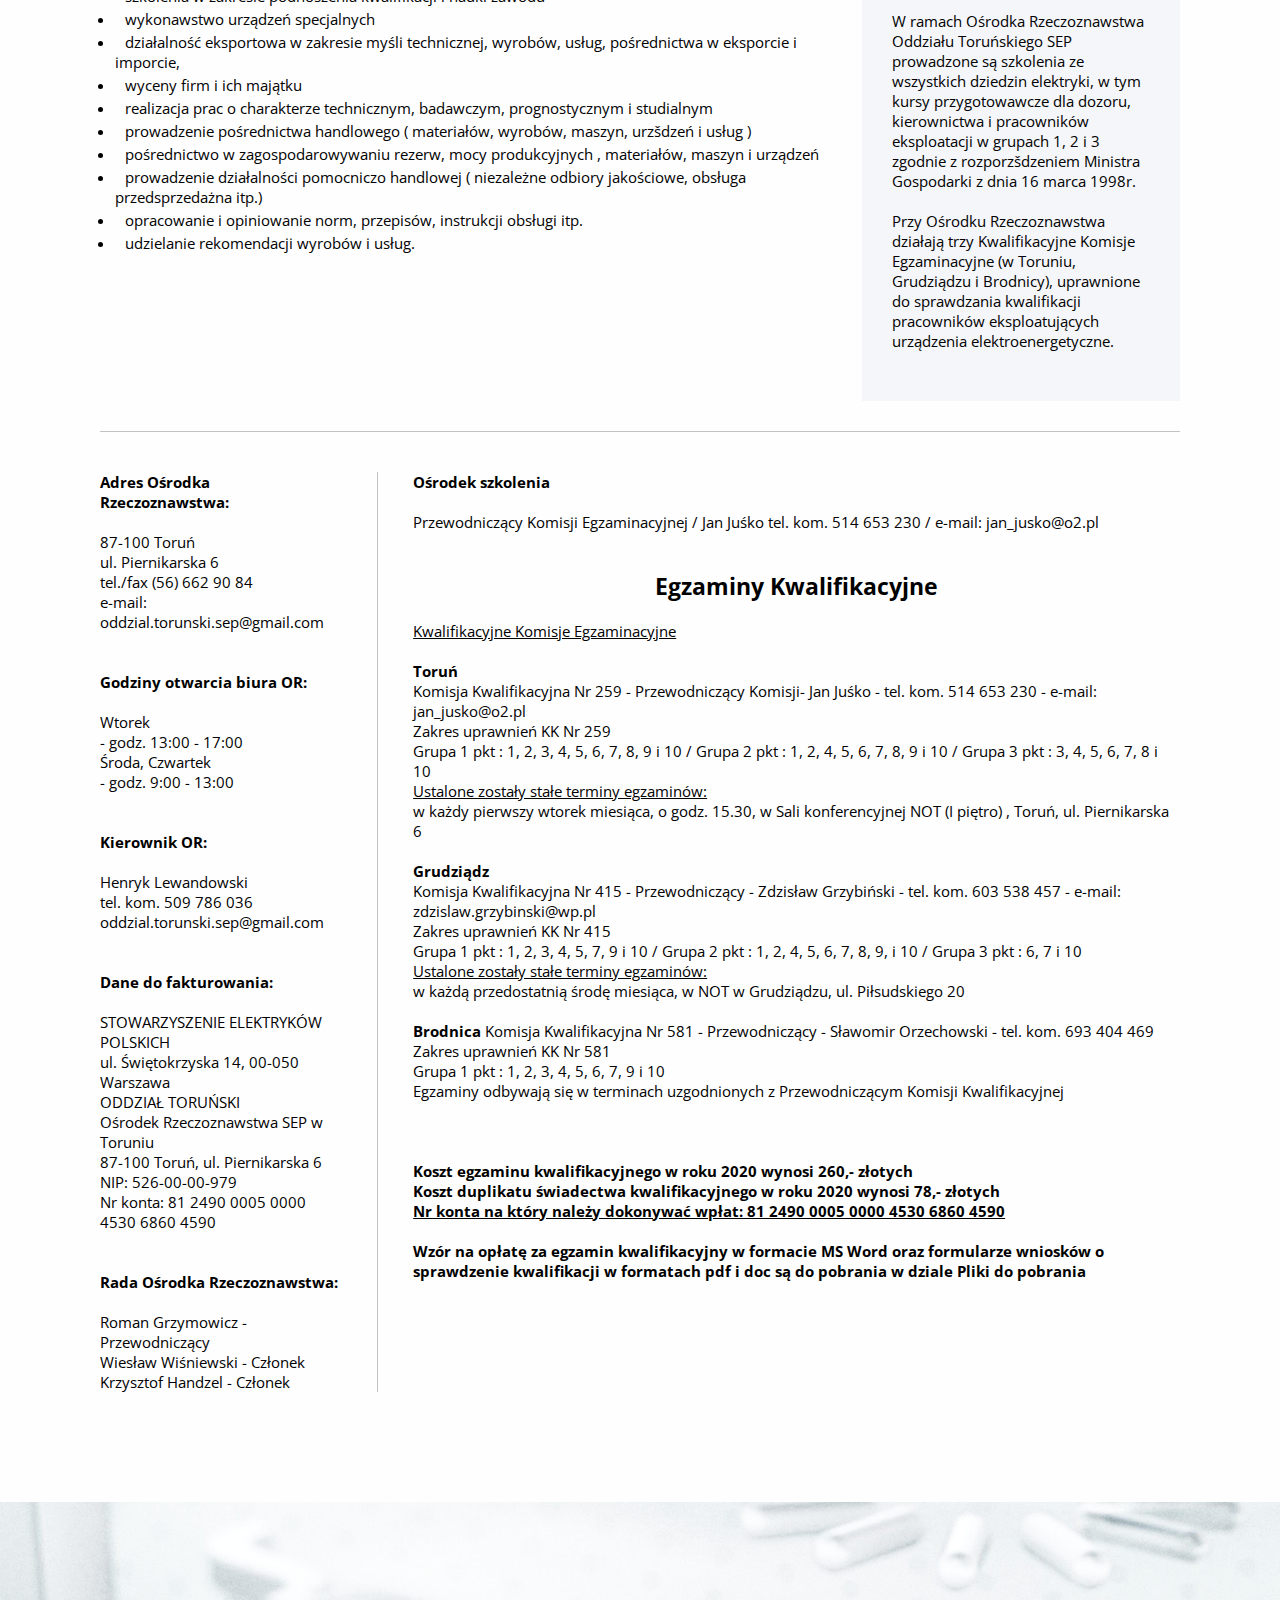
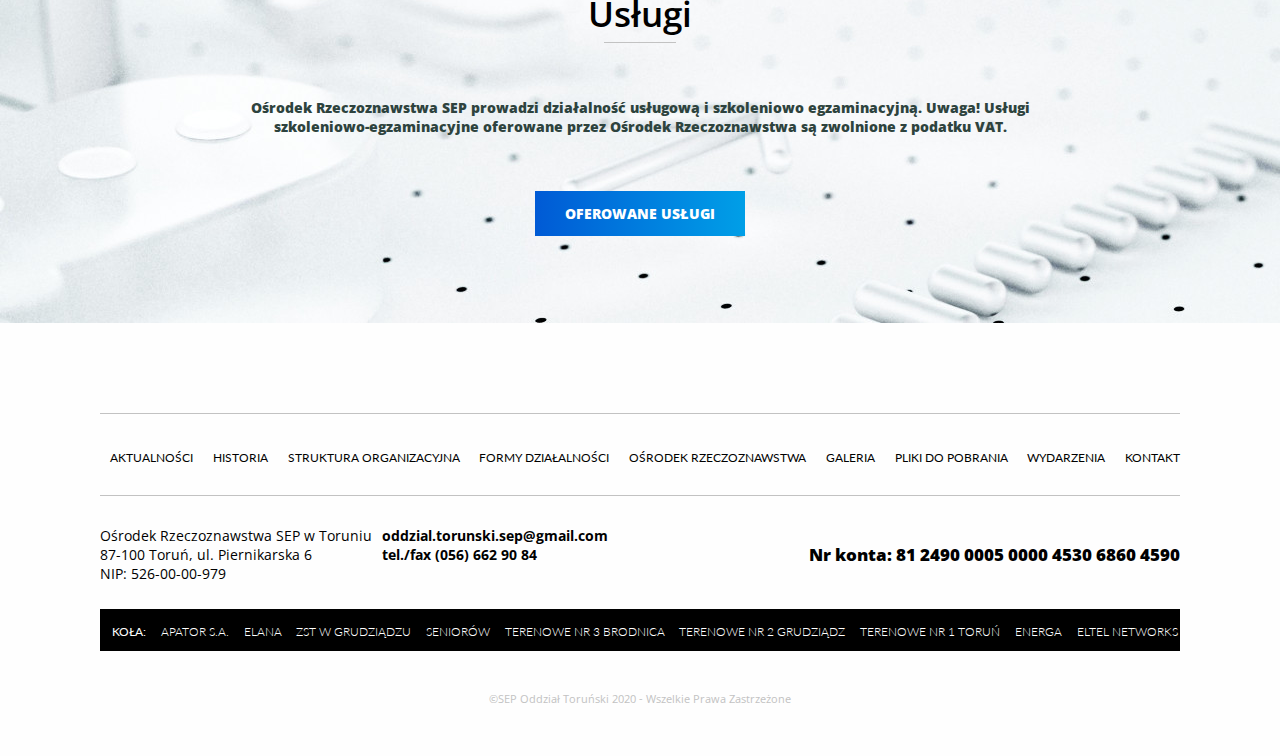
<file: uslugi.html>
<!DOCTYPE html>
<html lang="pl-PL">

<head>
  <meta charset="utf-8" />
  <meta http-equiv="X-UA-Compatible" content="IE=edge" />
  <meta name="viewport" content="width=device-width, initial-scale=1" />
  <title>Oddział Toruński SEP || Szkolenia SEP i Egzaminy SEP</title>
  <link href="css/style.css" rel="stylesheet" type="text/css" />
  <link href="css/nav.css" rel="stylesheet" type="text/css" />
  <link href="css/style-resp.css" rel="stylesheet" type="text/css" />
  <link rel="preconnect" href="https://fonts.gstatic.com">
  <link
    href="https://fonts.googleapis.com/css2?family=Lato:wght@300;400;900&family=Open+Sans:wght@400;600;700&display=swap"
    rel="stylesheet">
</head>

<body>
  <header class="navigation">
    <div class="container">
      <div class="headerTop">
        <div class="brand">
          <a href="index.html"><img src="images/logo_sep_oddzial_torunski.png" alt="Logo SEP" /></a>
          <div>
            <h1>STOWARZYSZENIE ELEKTRYKÓW POLSKICH</h1>

            ODDZIAŁ TORUŃSKI IM. MARIANA HOFFMANA<br />
            rok założenia 1921
          </div>
        </div>
        <div class="headerTop_right">
          <a href="oferta.html" class="button headerTop_right-button">OFERTA</a>
          <a href="kontakt.html" class="button headerTop_right-button">KONTAKT</a>
          <br>
          <p class="headerTop_right-contact">87-100 Toruń, ul. Piernikarska 6<br>
            tel./fax (056) 662 90 84</p>
        </div>
      </div>

      <nav>
        <div class="nav-mobile">
          <a id="nav-toggle" href="#"><span></span></a>
        </div>
<ul class="nav-list">
    <li>
      <a href="aktualnosci.html">Aktualności</a>
    </li>
    <li>
      <a href="historia.html">Historia</a>
    </li>
    <li>
      <a href="struktura_organizacyjna.html">Struktura organizacyjna</a>
    </li>
    <li>
      <a href="formy_dzialnosci.html">Formy działalności</a>
    </li>
    <li>
      <a href="uslugi.html">Ośrodek Rzeczoznawstwa</a>
    </li>
    <li>
      <a href="galeria.html">Galeria</a>
    </li>
    <li>
      <a href="download.html">Pliki do pobrania</a>
    </li>
    <li>
      <a href="wydarzenia.html">Wydarzenia</a>
    </li>
<li>
    <a href="kola.html">Koła</a>
</li>
<li>
    <a href="https://sep.com.pl/tydzien-w-sep/">Tydzień w SEP</a>
</li>
  </ul>
      </nav>
    </div>
  </header>
  <section class="carousel title_deck container-fluid">
    <div class="container">
      <div class="tittle">
        <h2>Oferowane usługi</h2>
        <div class="tittle_border"></div>
      </div>
    </div>
  </section>
  <main>
    <div class="container">
      <div class="breadcrumb">Strona główna > <b>Ośrodek Rzeczoznawstwa</b></div>
      <div class="back">
        <a href="#">
          &lt; WRÓĆ</a>
        <div class="back-border">
        </div>
      </div>
      <section>
        <h2>Ośrodek Rzeczoznawstwa SEP</h2>
        <p class="p-center">Ośrodek Rzeczoznawstwa SEP prowadzi działalność usługową i szkoleniowo egzaminacyjną.<br>
          Uwaga! Usługi szkoleniowo-egzaminacyjne oferowane przez Ośrodek Rzeczoznawstwa są zwolnione z podatku VAT.</p>
        <br>
        <div class="hr"></div>
        <div class="flex">
          <div>
            <b>Oferujemy usługi elektryków w zakresie:</b>
            <ul>
              <li>badań</li>
              <li>projektów</li>
              <li>ekspertyz</li>
              <li>doradztwa</li>
              <li>wykonawstwa </li>
            </ul>
          </div>
          <div>
            <b>W następujących branżach: </b>
            <ul>
              <li>aparatury elektrycznej</li>
              <li>wytwarzania i przesyłu energii</li>
              <li>instalacji energetycznych</li>
              <li>wszelkich instalacji obiektów budowlanych</li>
              <li>dostaw i odbioru energii elektrycznej w zakresie jakości energii elektrycznej jak i pozostałych</li>
              <li>warunków umownych</li>
              <li>telekomunikacji</li>
              <li>komputerowej</li>
              <li>automatyki przemysłowej</li>
              <li>elektroniki</li>
              <li>energoelektroniki</li>
              <li>napędów prądu stałego</li>
              <li>napędów prądu zmiennego</li>
            </ul>
          </div>
        </div>
        <div class="box">
          <p>
            <b>OŚRODEK RZECZOZNAWSTWA SEP ANGAŻUJE NAJLEPSZYCH FACHOWCÓW.</b>
            <br><br>
            JEŚLI W SWEJ DZIAŁALNOŚCI MAJĄ PAŃSTWO PROBLEMY NATURY TECHNICZNEJ LUB PROBLEMY ZWIĄZANE Z PRZEPISAMI,
            UPRAWNIENIAMI, NORMAMI I CERTYFIKATAMI Z DZIEDZINY ELEKTRYKI
            ZWRÓĆCIE SIĘ PAŃSTWO DO OŚRODKA RZECZOZNAWSTWA OT SEP OFERUJĄCEGO SOLIDNE OPRACOWANIE Z GWARANCJAMI
            STOWARZYSZENIA.
            <br><br>
            OŚRODEK RZECZOZNAWSTWA OT SEP JEST JEDYNĄ UPRAWNIONĄ AGENDĄ TORUŃSKIEGO ODDZIAŁU STOWARZYSZENIA ELEKTRYKÓW
            POLSKICH.
          </p>
        </div>
        <div class="flex">
          <div>
            <b>Przykłady opracowań Ośrodka Rzeczoznawców z zakresu elektryki:</b>
            <ul>

              <li>wykonanie ekspertyzy i opinii</li>
              <li>prowadzenie doradztwa technicznego</li>
              <li>opracowanie dokumentacji technicznej lub dokumentacji techniczno - ruchowej i ofertowo - informacyjnej
              </li>
              <li>pełnienie nadzoru inwestycyjnego i autorskiego</li>
              <li>uruchamianie i naprawy urządzeń i systemów elektrycznych</li>
              <li>obsługa techniczna i serwisowa</li>
              <li>wykonanie pomiarów i badań laboratoryjnych</li>
              <li>wykonanie tłumaczeń technicznych</li>
              <li>opracowanie i wydawanie materiałów informacyjnych, folderów i prospektów</li>
              <li>opracowanie stron www</li>
              <li>szkolenia w zakresie podnoszenia kwalifikacji i nauki zawodu</li>
              <li>wykonawstwo urządzeń specjalnych</li>
              <li>działalność eksportowa w zakresie myśli technicznej, wyrobów, usług, pośrednictwa w eksporcie i
                imporcie,</li>
              <li>wyceny firm i ich majątku</li>
              <li>realizacja prac o charakterze technicznym, badawczym, prognostycznym i studialnym</li>
              <li>prowadzenie pośrednictwa handlowego ( materiałów, wyrobów, maszyn, urzšdzeń i usług )</li>
              <li>pośrednictwo w zagospodarowywaniu rezerw, mocy produkcyjnych , materiałów, maszyn i urządzeń</li>
              <li>prowadzenie działalności pomocniczo handlowej ( niezależne odbiory jakościowe, obsługa przedsprzedażna
                itp.)</li>
              <li>opracowanie i opiniowanie norm, przepisów, instrukcji obsługi itp.</li>
              <li>udzielanie rekomendacji wyrobów i usług. </li>
            </ul>
          </div>
          <div class="mini-box">
            <b>Powierzone prace</b> wykonywane są przez zweryfikowanych rzeczoznawców i specjalistów, wysoko
            wykwalifikowanš kadrę wybitnych fachowców z poszczególnych specjalności.
            Ośrodek świadczy usługi rzetelnie, szybko, fachowo, w uzgodnionych terminach i cenach, przy konkurencyjnie
            niskich kosztach własnych.
            <br><br>
            W ramach Ośrodka Rzeczoznawstwa Oddziału Toruńskiego SEP prowadzone są szkolenia ze wszystkich dziedzin
            elektryki, w tym kursy przygotowawcze dla dozoru, kierownictwa i pracowników eksploatacji w grupach 1, 2 i 3
            zgodnie z rozporzšdzeniem Ministra Gospodarki z dnia 16 marca 1998r.
            <br><br>
            Przy Ośrodku Rzeczoznawstwa działają trzy Kwalifikacyjne Komisje Egzaminacyjne (w Toruniu, Grudziądzu i
            Brodnicy), uprawnione do sprawdzania kwalifikacji pracowników eksploatujących urządzenia
            elektroenergetyczne.
          </div>
        </div>
      </section>
      <div class="hr"></div>
      <section class="flex" id="qualification_exams">
        <div class="qualification_exams-1">

          <b>Adres Ośrodka Rzeczoznawstwa:</b>
          <br><br>
          87-100 Toruń<br>
          ul. Piernikarska 6<br>
          tel./fax <a href="tel:+48566629084">(56) 662 90 84</a><br>
          e-mail: <a href="mailto:oddzial.torunski.sep@gmail.com">oddzial.torunski.sep@gmail.com</a><br>
          <br><br>
          <b>Godziny otwarcia biura OR:</b>
          <br><br>
          Wtorek<br>
          - godz. 13:00 - 17:00<br>
          Środa, Czwartek<br>
          - godz. 9:00 - 13:00<br>
          <br><br>
          <b>Kierownik OR:</b>
          <br><br>

          Henryk Lewandowski<br>
          tel. kom. <a href="tel:+48509 786 036">509 786 036</a><br>
          <a href="mailto:oddzial.torunski.sep@gmail.com">oddzial.torunski.sep@gmail.com</a><br>
          <br><br>
          <b>Dane do fakturowania:</b>
          <br><br>
          STOWARZYSZENIE ELEKTRYKÓW POLSKICH<br>
          ul. Świętokrzyska 14, 00-050 Warszawa<br>
          ODDZIAŁ TORUŃSKI<br>
          Ośrodek Rzeczoznawstwa SEP w Toruniu<br>
          87-100 Toruń, ul. Piernikarska 6<br>
          NIP: 526-00-00-979<br>
          Nr konta: 81 2490 0005 0000 4530 6860 4590 <br>
          <br><br>
          <b>Rada Ośrodka Rzeczoznawstwa:</b>
          <br><br>
          Roman Grzymowicz - Przewodniczący<br>
          Wiesław Wiśniewski - Członek<br>
          Krzysztof Handzel - Członek <br>
        </div>
        <div class="qualification_exams-2">
          <b>Ośrodek szkolenia</b>
          <br><br>
          Przewodniczący Komisji Egzaminacyjnej / Jan Juśko tel. kom. <a href="tel:+48514653230">514 653 230</a> /
          e-mail: <a href="mailto:jan_jusko@o2.pl">jan_jusko@o2.pl</a>
          <br><br>

          <h2>Egzaminy Kwalifikacyjne</h2>

          <u>Kwalifikacyjne Komisje Egzaminacyjne</u>
          <br><br>
          <b>Toruń</b>
          <br>
          Komisja Kwalifikacyjna Nr 259 - Przewodniczący Komisji- Jan Juśko - tel. kom. <a href="tel:+48514653230">514
            653 230</a> - e-mail:
          <a href="mailto:jan_jusko@o2.pl">jan_jusko@o2.pl</a> <br>
          Zakres uprawnień KK Nr 259<br>
          Grupa 1 pkt : 1, 2, 3, 4, 5, 6, 7, 8, 9 i 10 / Grupa 2 pkt : 1, 2, 4, 5, 6, 7, 8, 9 i 10 / Grupa 3 pkt : 3, 4,
          5, 6, 7, 8 i 10<br>
          <u>Ustalone zostały stałe terminy egzaminów:</u><br>
          w każdy pierwszy wtorek miesiąca, o godz. 15.30, w Sali konferencyjnej NOT (I piętro) , Toruń, ul.
          Piernikarska 6
          <br><br>
          <b>Grudziądz</b>
          <br>
          Komisja Kwalifikacyjna Nr 415 - Przewodniczący - Zdzisław Grzybiński - tel. kom. <a
            href="tel:+48603538457">603 538 457</a> -
          e-mail: <a href="mailto:zdzislaw.grzybinski@wp.pl">zdzislaw.grzybinski@wp.pl</a> <br>
          Zakres uprawnień KK Nr 415<br>
          Grupa 1 pkt : 1, 2, 3, 4, 5, 7, 9 i 10 / Grupa 2 pkt : 1, 2, 4, 5, 6, 7, 8, 9, i 10 / Grupa 3 pkt : 6, 7 i
          10<br>
          <u>Ustalone zostały stałe terminy egzaminów:</u><br>
          w każdą przedostatnią środę miesiąca, w NOT w Grudziądzu, ul. Piłsudskiego 20
          <br><br>
          <b>Brodnica</b>
          Komisja Kwalifikacyjna Nr 581 - Przewodniczący - Sławomir Orzechowski - <a href="tel:+48693404469"> tel. kom.
            693 404 469</a><br>
          Zakres uprawnień KK Nr 581<br>
          Grupa 1 pkt : 1, 2, 3, 4, 5, 6, 7, 9 i 10<br>
          Egzaminy odbywają się w terminach uzgodnionych z Przewodniczącym Komisji Kwalifikacyjnej
          <br><br><br><br>
          <b>
            Koszt egzaminu kwalifikacyjnego w roku 2020 wynosi 260,- złotych<br>
            Koszt duplikatu świadectwa kwalifikacyjnego w roku 2020 wynosi 78,- złotych<br>
            <u>Nr konta na który należy dokonywać wpłat: 81 2490 0005 0000 4530 6860 4590</u>
            <br><br>
            Wzór na opłatę za egzamin kwalifikacyjny w formacie MS Word oraz formularze wniosków o sprawdzenie
            kwalifikacji w formatach pdf i doc są do pobrania w dziale Pliki do pobrania
          </b>
        </div>
      </section>
    </div>
  </main>
  <section class="services container-fluid">
    <div class="container">
      <div class="tittle">
        <h2>Usługi</h2>
        <div class="tittle_border"></div>
      </div>
      <p>Ośrodek Rzeczoznawstwa SEP prowadzi działalność usługową i szkoleniowo egzaminacyjną. Uwaga! Usługi
        szkoleniowo-egzaminacyjne oferowane przez Ośrodek Rzeczoznawstwa są zwolnione z podatku VAT.</p>
      <a href="uslugi.html" class="button button-blue">Oferowane usługi</a>
    </div>
  </section>
  <footer>
    <div class="container">
      <ul class="footer_menu">
        <li>
          <a href="aktualnosci.html">Aktualności</a>
        </li>
        <li>
          <a href="historia.html">Historia</a>
        </li>
        <li>
          <a href="struktura_organizacyjna.html">Struktura organizacyjna</a>
        </li>
        <li>
          <a href="formy_dzialnosci.html">Formy działalności</a>
        </li>

        <li>
          <a href="uslugi.html">Ośrodek Rzeczoznawstwa</a>
        </li>
        <li>
          <a href="galeria.html">Galeria</a>
        </li>
        <li>
          <a href="download.html">Pliki do pobrania</a>
        </li>
        <li>
          <a href="wydarzenia.html">Wydarzenia</a>
        </li>
        <li>
          <a href="kontakt.html">Kontakt</a>
        </li>
      </ul>
      <div class="footer_contact">
        <div class="footer_contact-left">
          <p>
            Ośrodek Rzeczoznawstwa SEP w Toruniu<br>
            87-100 Toruń, ul. Piernikarska 6<br>
            NIP: 526-00-00-979
          </p>
          <p><b>oddzial.torunski.sep@gmail.com<br>
              tel./fax (056) 662 90 84
            </b>
          </p>
        </div>
        <div class="footer_contact-right">
          Nr konta: 81 2490 0005 0000 4530 6860 4590
        </div>
      </div>
      <div class="footer_organizations">
        <ul>
          <li><b>KOŁA:</b></li>
          <li>Apator S.A.</li>
          <li>Elana</li>
          <li>ZST w Grudziądzu</li>
          <li>Seniorów</li>
          <li>Terenowe nr 3 Brodnica</li>
          <li>Terenowe nr 2 Grudziądz</li>
          <li>Terenowe nr 1 Toruń</li>
          <li>Energa</li>
          <li>ELTEL Networks</li>
        </ul>
        <div class="footer_copyrights">
          ©SEP Oddział Toruński 2020 - Wszelkie Prawa Zastrzeżone
        </div>
      </div>
    </div>
  </footer>
  <script src="https://cdnjs.cloudflare.com/ajax/libs/jquery/2.1.3/jquery.min.js"></script>
  <script src="js/nav.js"></script>
</body>

</html>
</file>
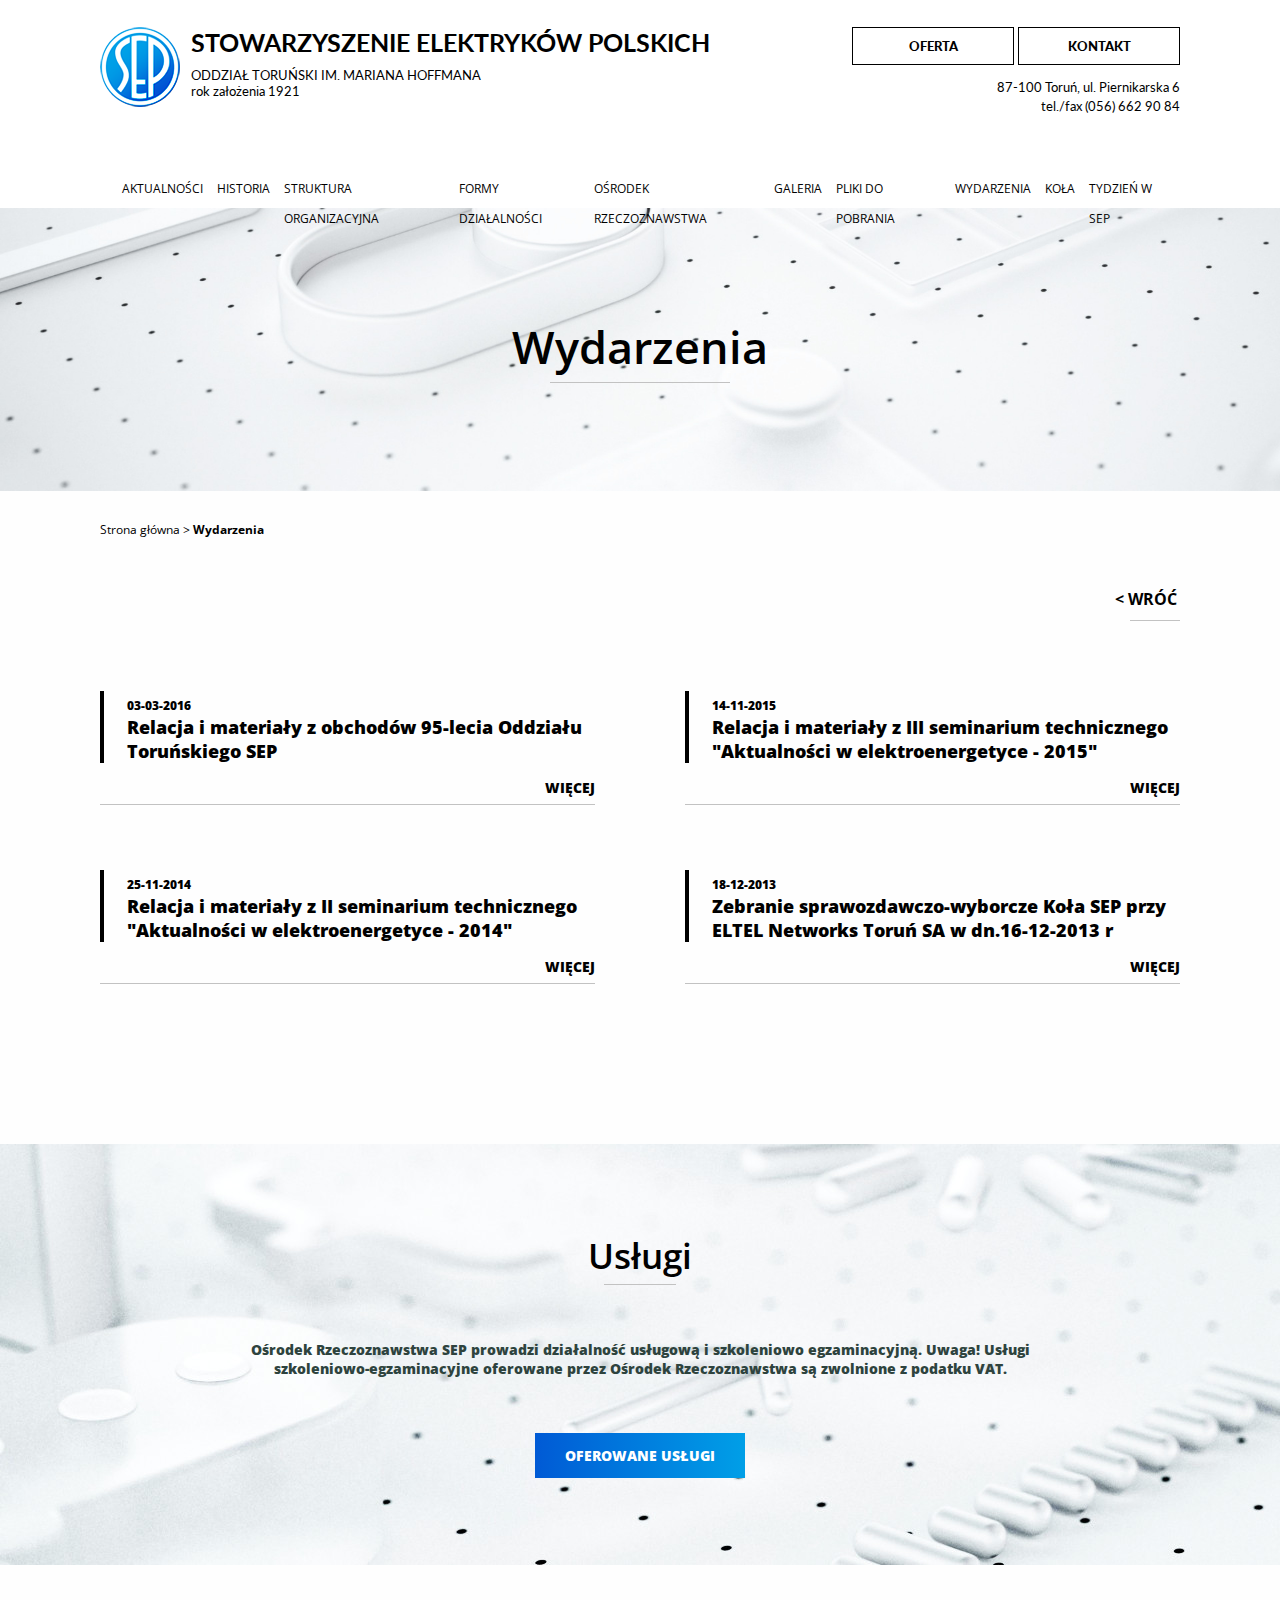
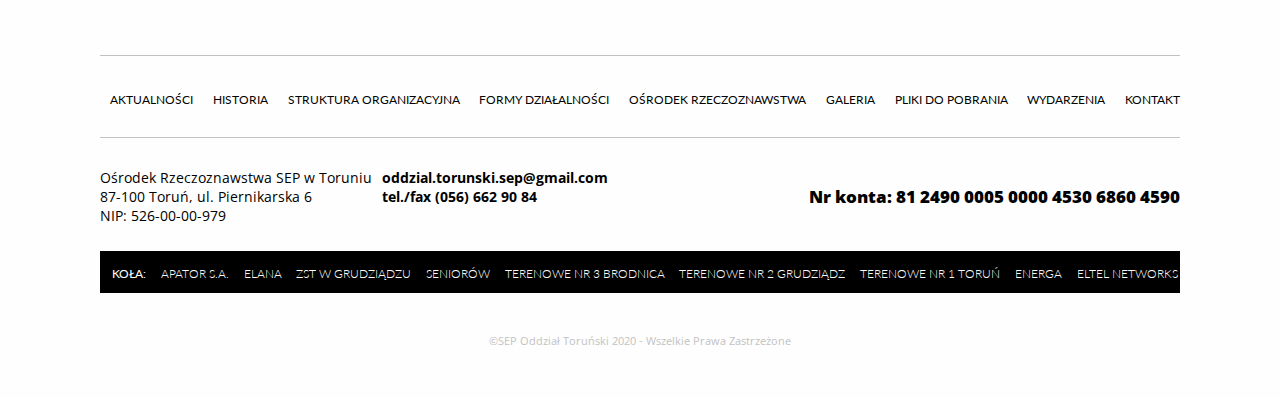
<file: wydarzenia.html>
<!DOCTYPE html>
<html lang="pl-PL">

<head>
  <meta charset="utf-8" />
  <meta http-equiv="X-UA-Compatible" content="IE=edge" />
  <meta name="viewport" content="width=device-width, initial-scale=1" />
  <title>Oddział Toruński SEP || Szkolenia SEP i Egzaminy SEP</title>
  <link href="css/style.css" rel="stylesheet" type="text/css" />
  <link href="css/nav.css" rel="stylesheet" type="text/css" />
  <link href="css/style-resp.css" rel="stylesheet" type="text/css" />
  <link rel="preconnect" href="https://fonts.gstatic.com">
  <link
    href="https://fonts.googleapis.com/css2?family=Lato:wght@300;400;900&family=Open+Sans:wght@400;600;700&display=swap"
    rel="stylesheet">
</head>

<body>
  <header class="navigation">
    <div class="container">
      <div class="headerTop">
        <div class="brand">
          <a href="index.html"><img src="images/logo_sep_oddzial_torunski.png" alt="Logo SEP" /></a>
          <div>
            <h1>STOWARZYSZENIE ELEKTRYKÓW POLSKICH</h1>

            ODDZIAŁ TORUŃSKI IM. MARIANA HOFFMANA<br />
            rok założenia 1921
          </div>
        </div>
        <div class="headerTop_right">
          <a href="oferta.html" class="button headerTop_right-button">OFERTA</a>
          <a href="kontakt.html" class="button headerTop_right-button">KONTAKT</a>
          <br>
          <p class="headerTop_right-contact">87-100 Toruń, ul. Piernikarska 6<br>
            tel./fax (056) 662 90 84</p>
        </div>
      </div>

      <nav>
        <div class="nav-mobile">
          <a id="nav-toggle" href="#"><span></span></a>
        </div>
<ul class="nav-list">
    <li>
      <a href="aktualnosci.html">Aktualności</a>
    </li>
    <li>
      <a href="historia.html">Historia</a>
    </li>
    <li>
      <a href="struktura_organizacyjna.html">Struktura organizacyjna</a>
    </li>
    <li>
      <a href="formy_dzialnosci.html">Formy działalności</a>
    </li>
    <li>
      <a href="uslugi.html">Ośrodek Rzeczoznawstwa</a>
    </li>
    <li>
      <a href="galeria.html">Galeria</a>
    </li>
    <li>
      <a href="download.html">Pliki do pobrania</a>
    </li>
    <li>
      <a href="wydarzenia.html">Wydarzenia</a>
    </li>
<li>
    <a href="kola.html">Koła</a>
</li>
<li>
    <a href="https://sep.com.pl/tydzien-w-sep/">Tydzień w SEP</a>
</li>
  </ul>
      </nav>
    </div>
  </header>
  <section class="carousel title_deck container-fluid">
    <div class="container">
      <div class="tittle">
        <h2>Wydarzenia</h2>
        <div class="tittle_border"></div>
      </div>
    </div>
  </section>
  <main>
    <div class="container">
      <div class="breadcrumb">Strona główna > <b>Wydarzenia</b></div>
      <div class="back">
        <a href="#">
          &lt; WRÓĆ</a>
        <div class="back-border">
        </div>
      </div>
     <div class="main_content-newsWall">
       <div class="newsWall_news">
         <div class="newsWall_news-tittle">
           <span class="news_tittle-date">03-03-2016</span>
           <br>
          Relacja i materiały z obchodów 95-lecia Oddziału Toruńskiego SEP
         </div>
         <p>

         </p>
         <div class="newsWall_news-footer">
           <a href="#">Więcej</a>
         </div>
       </div>
       <div class="newsWall_news">
         <div class="newsWall_news-tittle">
           <span class="news_tittle-date">14-11-2015</span>
           <br>
           Relacja i materiały z III seminarium technicznego "Aktualności w elektroenergetyce - 2015"
         </div>
         <p></p>
         <div class="newsWall_news-footer">
           <a href="#">Więcej</a>
         </div>
       </div>
       <div class="newsWall_news">
         <div class="newsWall_news-tittle">
           <span class="news_tittle-date">25-11-2014</span>
           <br>
          Relacja i materiały z II seminarium technicznego "Aktualności w elektroenergetyce - 2014"
         </div>
         <p></p>
         <div class="newsWall_news-footer">
           <a href="#">Więcej</a>
         </div>
       </div>
       <div class="newsWall_news">
         <div class="newsWall_news-tittle">
           <span class="news_tittle-date">18-12-2013</span>
           <br>
          Zebranie sprawozdawczo-wyborcze Koła SEP przy ELTEL Networks Toruń SA w dn.16-12-2013 r
         </div>
         <p></p>
         <div class="newsWall_news-footer">
           <a href="#">Więcej</a>
         </div>
       </div>
     </div>
    </div>
  </main>
  <section class="services container-fluid">
    <div class="container">
      <div class="tittle">
        <h2>Usługi</h2>
        <div class="tittle_border"></div>
      </div>
      <p>Ośrodek Rzeczoznawstwa SEP prowadzi działalność usługową i szkoleniowo egzaminacyjną. Uwaga! Usługi
        szkoleniowo-egzaminacyjne oferowane przez Ośrodek Rzeczoznawstwa są zwolnione z podatku VAT.</p>
      <a href="uslugi.html" class="button button-blue">Oferowane usługi</a>
    </div>
  </section>
  <footer>
    <div class="container">
      <ul class="footer_menu">
        <li>
          <a href="aktualnosci.html">Aktualności</a>
        </li>
        <li>
          <a href="historia.html">Historia</a>
        </li>
        <li>
          <a href="struktura_organizacyjna.html">Struktura organizacyjna</a>
        </li>
        <li>
          <a href="formy_dzialnosci.html">Formy działalności</a>
        </li>

        <li>
          <a href="uslugi.html">Ośrodek Rzeczoznawstwa</a>
        </li>
        <li>
          <a href="galeria.html">Galeria</a>
        </li>
        <li>
          <a href="download.html">Pliki do pobrania</a>
        </li>
        <li>
          <a href="wydarzenia.html">Wydarzenia</a>
        </li>
        <li>
          <a href="kontakt.html">Kontakt</a>
        </li>
      </ul>
      <div class="footer_contact">
        <div class="footer_contact-left">
          <p>
            Ośrodek Rzeczoznawstwa SEP w Toruniu<br>
            87-100 Toruń, ul. Piernikarska 6<br>
            NIP: 526-00-00-979
          </p>
          <p><b>oddzial.torunski.sep@gmail.com<br>
              tel./fax (056) 662 90 84
            </b>
          </p>
        </div>
        <div class="footer_contact-right">
          Nr konta: 81 2490 0005 0000 4530 6860 4590
        </div>
      </div>
      <div class="footer_organizations">
        <ul>
          <li><b>KOŁA:</b></li>
          <li>Apator S.A.</li>
          <li>Elana</li>
          <li>ZST w Grudziądzu</li>
          <li>Seniorów</li>
          <li>Terenowe nr 3 Brodnica</li>
          <li>Terenowe nr 2 Grudziądz</li>
          <li>Terenowe nr 1 Toruń</li>
          <li>Energa</li>
          <li>ELTEL Networks</li>
        </ul>
        <div class="footer_copyrights">
          ©SEP Oddział Toruński 2020 - Wszelkie Prawa Zastrzeżone
        </div>
      </div>
    </div>
  </footer>
  <script src="https://cdnjs.cloudflare.com/ajax/libs/jquery/2.1.3/jquery.min.js"></script>
  <script src="js/nav.js"></script>
</body>

</html>
</file>
<file: css/style.css>
body {
  margin: 0;
  background-color: #fefefe;
  font-family: 'Open Sans', sans-serif;
}

.container {
  max-width: 1400px;
  padding: 0 100px;
  margin: 0 auto;
}

.container-fluid {
  width: 100%;
}

.headerTop {
  display: flex;
  justify-content: space-between;
  padding-top: 27px;
  font-family: 'Lato', sans-serif;
}

.button {
  font-weight: 900;
  font-size: 13px;
  color: #000;
  text-align: center;
  text-decoration: none;
  padding-top: 10px;
  padding-bottom: 10px;
  border: 1px solid #000;
}

.button-blue {
  background: rgb(0, 90, 213);
  background: linear-gradient(90deg, rgba(0, 90, 213, 1) 0%, rgba(0, 159, 231, 1) 100%);
  color: #fff;
  border: none;
  text-transform: uppercase;
  font-size: 14px;
  padding: 13px 30px;
}

.button-medium {
  padding-left: 58px;
  padding-right: 58px;
  font-size: 14px;
  display: inline-block;
  /* margin-top: 80px;
  margin-bottom: 80px; */
}

.headerTop_right-button {
  display: inline-block;
  width: 160px;
}

.headerTop_right-contact {
  font-size: 13px;
  text-align: right;
  line-height: 19px;
}

.brand {
  display: flex;
  font-size: 13px;
}

.brand h1 {
  font-size: 25px;
  margin: 0 0 10px 0;
}

.brand img {
  margin-right: 11px;
}

.carousel {
  background-image: url(../images/carousel-bg.jpg);
  background-repeat: no-repeat;
  height: 617px;
 background-position: center;
 background-size: cover;
}

.carousel_content {
  display: flex;
  justify-content: center;
  align-items: center;

}

.carousel h2 {
  margin-top: 0;
  font-size: 45px;
  font-weight: 600;
  text-align: center;
}

.carousel p {
  font-weight: 400;
  font-size: 15px;
  text-align: center;
}

.carousel_content-info {
  text-align: center;
  padding-top: 10%;
}
.carousel a {
  color: #000;
}
#button-services {
  margin-top: 70px;
  display: inline-block;
  color: #fff;
}

.title_deck {
  height: auto;
  text-align: center;
  padding: 108px 0;
  background-position: center bottom;

}

.title_deck .container {
  position: relative;
}

.title_deck .button {
  position: absolute;
  right: 100px;
}

.p-20 {
  font-size: 20px;
}

.p-14 {
  font-size: 14px;
}

.bold {
  font-weight: 900;
}

main .container {
  padding-top: 80px;
  padding-bottom: 80px;
}

#news {
  text-align: center;
}

.tittle {
  font-size: 23px;
  display: inline-block;
}

.tittle h2 {
  margin-bottom: 5px;
  margin-top: 0;
  font-weight: 600;
}

.tittle_border {
  width: 70%;
  height: 1px;
  background-color: #c2c2c2;
  margin-left: 15%;
}

.newsWall_news {
  text-align: left;
}

.main_content-newsWall {
  margin-top: 70px;
  display: grid;
  grid-template-columns: 1fr 1fr;
  grid-template-rows: 1fr 1fr;
  gap: 65px 90px;
  padding-bottom: 80px;
}

.newsWall_news-tittle {
  border-left: 4px solid #000;
  padding-left: 23px;
  font-weight: 900;
  font-size: 18px;
  margin-bottom: 15px;
}

.news_tittle-date {
  font-size: 12px;
}

.newsWall_news p {
  font-weight: 400;
  font-size: 14px;
  line-height: 22px;
}

.newsWall_news-footer {
  text-transform: uppercase;
  font-weight: 900;
  font-size: 14px;
  border-bottom: 1px solid #c2c2c2;
  text-align: right;
  padding-bottom: 7px;
}

.newsWall_news-footer a {
  text-decoration: none;
  color: #000;
}

.services {
  background-image: url(../images/services-bg.jpg);
  background-position: center;
  background-size: cover;
  height: 421px;
  padding-bottom: 0;
}

.services .container {
  display: flex;
  flex-direction: column;
  align-items: center;
  justify-content: center;
  height: 100%;
}

.services .container p {
  font-size: 14px;
  font-weight: 900;
  color: #2e433e;
  margin: 55px 0;
  text-align: center;
  width: 75%;
}

footer {
  margin-top: 90px;
}

.footer_menu {
  list-style: none;
  display: flex;
  justify-content: space-between;
  padding: 28px 0;


  border-top: 1px solid #c2c2c2;
  border-bottom: 1px solid #c2c2c2;
}

.footer_menu a {
  text-decoration: none;
  color: #000;
  font-family: 'Lato';
  font-weight: 400;
  font-size: 14px;
  text-transform: uppercase;
}

.footer_contact {
  display: flex;
  justify-content: space-between;
  align-items: center;
}

.footer_contact-left {
  display: flex;
  /* display: grid;
  grid-template-columns: 1fr 1fr;
  grid-template-rows: 1fr;
  gap: 56px 30px; */
  font-size: 14px;
}

.footer_contact-left p {
  margin-right: 10px;
}

.footer_contact-right {
  font-weight: 900;
  font-size: 17px;
}

.footer_organizations ul {
  display: flex;
  justify-content: space-around;
  padding-left: 0;
  padding-top: 12px;
  padding-bottom: 12px;
  list-style: none;
  background-color: #000;
  color: #fff;
  font-family: 'Lato';
  font-weight: 300;
  font-size: 14px;
  text-transform: uppercase;
}

.footer_copyrights {
  font-size: 11px;
  color: #c2c2c2;
  text-align: center;
  margin-top: 40px;
  margin-bottom: 50px;
}

.breadcrumb {
  text-align: left;
  position: relative;
  bottom: 50px;
  font-size: 12px;
}

.back {
  font-weight: 700;
  width: 65px;
  margin-left: auto;
}

.back-border {
  height: 1px;
  background-color: #c2c2c2;
  width: 50px;
  margin-left: 15px;
  margin-top: 10px;
}

.back a {
  color: #000;
  text-decoration: none;
}

article {
  padding-bottom: 50px;
}

article p {
  text-align: left;
  font-size: 16px;
  line-height: 23px;
}

article h2 {
  margin-bottom: 55px;
  font-weight: 600;
  font-size: 24px;
  text-align: center;
}

article .float_left {
  float: left;
  margin-right: 33px;
  margin-bottom: 33px;
}

.clearfloat {
  clear: both;
}

.hr {
  background-color: #c2c2c2;
  height: 1px;
  margin-bottom: 40px;
}

ul {
  padding-left: 15px;
}

li {
  margin-top: 3px;
}

li:before {
  content: "";
  padding-left: 10px;
}

.flex {
  display: flex;
  justify-content: space-between;
  align-items: flex-start;
}

article .box {
  border: 1px solid #c2c2c2;
  padding: 47px 70px;
  margin-top: 70px;
  margin-bottom: 70px;
}

article .box p {
  text-align: center;
}

.p-center {
  text-align: center;
}

.mini-box {
  background-color: #f4f6f9;
  padding: 50px 30px;
  width: 25%;
  font-size: 15px;
}

section {
  padding-bottom: 30px;
  font-size: 15px;
}

section h2 {
  text-align: center;
}

.qualification_exams-1 {
  width: 40%;
  border-right: 1px solid #c2c2c2;
  padding-right: 35px;
}

.qualification_exams-2 {
  padding-left: 35px;
}

#qualification_exams a {
  text-decoration: none;
  color: #000;
}

.gallery img {
  width: 100%;
  height: auto;
}

.gallery_pagination {
  display: flex;
  justify-content: space-between;
  font-size: 14px;
}

.gallery_pagination a {
  text-decoration: none;
  color: #000;
}

.download-pattern {
  display: flex;
  align-items: center;
  font-size: 13px;
  font-weight: 600;
}

.download-pattern img {
  margin-right: 25px;
}

.download-pattern a {
  text-decoration: none;
  color: #000;
}

.download-element {
  display: flex;
  align-items: flex-end;
  margin-left: 30%;
  border-bottom: 1px solid #c2c2c2;
  padding-bottom: 10px;
  width: 40%;
  margin-top: 15px;
}

.download-element img {
  margin-right: 12px;
}

.download-element a {
  text-decoration: none;
  color: #000;
}

.title_deck p {
  position: relative;
  top: 30px;
  font-size: 18px;
}

.contact_section-1 {
  display: flex;
  justify-content: space-between;
}

.contact_section-1 p {
  font-size: 14px;
  line-height: 28px;
}

.contact_form {
  margin-top: 40px;
  margin-bottom: 50px;
}

.contact_form h2 {
  text-align: center;
  margin-bottom: 30px;
}

.contact_form h6 {
  text-align: left;
  margin-top: 10px;
}

.contact_form label {
  font-size: 13px;
}

.contact_form input {
  margin-top: 10px;
  border-top: none;
  border-right: none;
  border-left: 1px solid #c2c2c2;
  border-bottom: 1px solid #c2c2c2;
  padding: 10px;
}

.contact_form textarea {
  margin-top: 10px;
  padding: 10px;
  border: 1px solid #c2c2c2;
}

.contact_form_main {
  display: grid;
  grid-template-columns: repeat(3, 1fr);
  grid-gap: 40px;
  width: 80%;
  max-width: 1070px;
}

.contact_form_main button {
  width: 225px;
  padding-top: 15px;
  padding-bottom: 15px;
  font-weight: 600;
  color: #fff;
  border: none;
  cursor: pointer;
}

.contact_form-msg {
  grid-column: 1 / 4;
}

.contact_form_main input {
  width: 100%;
  box-sizing: border-box;
}

.contact_form_main textarea {
  width: 100%;
  font-family: "Open Sans", sans-serif;
  font-size: 13px;
  box-sizing: border-box;
}

.contact_section-2 {
  display: flex;
  justify-content: space-between;
}

.contact_section-2 div:last-child {
  text-align: right;
}

.contact a {
  text-decoration: none;
  color: #000;
}
.img_fluid {

    width: 100%;
    height: auto;
  
}
.grid-container {
  display: grid;
  grid-template-columns: 1fr 1fr 1fr;
  grid-template-rows: 1fr 1fr 1fr;
  gap: 0px 0px;
}
</file>
<file: css/nav.css>
@charset "UTF-8";

.navigation {
    height: 208px;
    background: #fff;

}

.navigation-bg {
    background-image: url(..//images/headerTop-bg.jpg");
    background-repeat: no-repeat;
}

.nav-container {
    max-width: 1200px;
    margin: 0 auto;
}

nav {

    height: 30px;
    z-index: 999;
    position: relative;
    top: 25px;
}

nav ul {
    list-style: none;
    margin: 0;
    display: flex;
    justify-content: space-between;


}

nav ul li {
    /* float: left; */
    position: relative;
    text-transform: uppercase;
    font-size: 15px;
    font-weight: 400;

}

nav ul li a,
nav ul li a:visited {
    display: block;
    padding: 0 7px;
    line-height: 30px;
    color: #000;
    text-decoration: none;
}

nav ul li a:hover {
    text-shadow: 1px 0 0 #000;
    border-bottom: 4px solid #000;
}

nav ul li a:not(:only-child):after,
nav ul li a:visited:not(:only-child):after {
    padding-left: 4px;
    content: ' ▾';
}

nav ul li ul li {
    min-width: 190px;
}

nav ul li ul li a {
    padding: 15px;
    line-height: 20px;
}

.nav-dropdown {
    position: absolute;
    display: none;
    z-index: 1;
    box-shadow: 0 3px 12px rgba(0, 0, 0, 0.15);
}

/* Mobile navigation */
.nav-mobile {
    display: none;
    position: absolute;
    top: 0;
    right: 0;
    /* background: #fff; */
    height: 70px;
    width: 70px;
}

@media only screen and (max-width: 1200px) {
    .nav-list {
        position: relative;
        top: 25px;
        left: 30px;
    }

    .nav-mobile {
        display: block;

    }

    nav {
        width: 100%;
        padding: 70px 0 15px;
        position: absolute;
        top: 30px;
        right: 30px;

    }

    nav ul {
        display: none;
        background-color: #fff;
    }

    nav ul li {
        float: none;
    }

    nav ul li a {
        padding: 15px;
        line-height: 20px;
    }

    nav ul li ul li a {
        padding-left: 30px;
    }

    .nav-dropdown {
        position: static;
    }
}

/* @media screen and (min-width: 1335px) {
    .nav-list {
        display: block !important;
        
    }
} */

#nav-toggle {
    position: absolute;
    left: 18px;
    top: 22px;
    cursor: pointer;
    padding: 10px 35px 16px 0px;
}

#nav-toggle span,
#nav-toggle span:before,
#nav-toggle span:after {
    cursor: pointer;
    border-radius: 1px;
    height: 5px;
    width: 35px;
    background: #000;
    position: absolute;
    display: block;
    content: '';
    transition: all 300ms ease-in-out;
}

#nav-toggle span:before {
    top: -10px;
}

#nav-toggle span:after {
    bottom: -10px;
}

#nav-toggle.active span {
    background-color: transparent;
}

#nav-toggle.active span:before,
#nav-toggle.active span:after {
    top: 0;
}

#nav-toggle.active span:before {
    transform: rotate(45deg);
}

#nav-toggle.active span:after {
    transform: rotate(-45deg);
}
</file>
<file: css/style-resp.css>
@media (max-width: 1400px) {
    nav ul li {
        font-size: 13px;
    }

    .footer_menu a {
        font-size: 13px;
    }

    .footer_organizations ul {
        font-size: 13px;
    }
}

@media (max-width: 1310px) {
    nav ul li {
        font-size: 12px;
    }

    .footer_menu a {
        font-size: 12px;
    }

    .footer_organizations ul {
        font-size: 12px;
        align-items: center;
    }

    .carousel {
        height: 25%;
    }

    .carousel_content-info {
        padding-top: 4%;
        padding-bottom: 4%;
    }
}

@media (max-width: 1200px) {
    .headerTop {
        display: grid;
        grid-column: 1fr;
    }

    .headerTop_right {
        text-align: left;
        margin-top: 15px;

    }

    .headerTop_right-contact {
        text-align: left;
    }

    .footer_organizations ul li {
        text-align: center;

    }
}

@media (max-width: 1140px) {
    .footer_menu {
        display: none;
    }

    footer {
        margin-top: 30px;
    }

    .footer_contact {
        flex-direction: column;
    }

    .footer_contact-left {
        width: 100%;
        justify-content: space-between;
    }

    .mini-box {
        width: 40%;
    }

    .download-element {
        width: 70%;
        margin-left: 15%;
    }

    .contact_section-1 {
        flex-direction: column;
        text-align: center;
    }

    .contact_form_main {
        width: 100%;
        margin-top: 25px;
    }
}


@media (max-width: 900px) {
    .container {
        padding: 0 25px;
    }

    .headerTop_right {
        display: flex;
        align-items: center;
        justify-content: space-around;
    }

    .main_content-newsWall {
        gap: 30px 45px;
    }

    .main_content-newsWall {
        margin-top: 30px;
    }

    main .container {
        padding-top: 40px;
    }
}

@media (max-width: 760px) {
    .brand {
        width: 80%;
    }

    .carousel h2 {
        font-size: 30px;
    }

    .services .container p {
        margin: 30px 0;
        width: 90%;
    }

    .flex {
        flex-direction: column;
    }

    .mini-box {
        width: 90%;
    }

    .qualification_exams-1 {
        width: 90%;
        border-right: none;
        padding-right: 0;
    }

    .qualification_exams-2 {
        margin-top: 30px;
        padding-left: 0;
    }
}

@media (max-width: 650px) {
    .main_content-newsWall {
        grid-template-columns: 1fr;
        grid-template-rows: 1fr;
    }

    .services {
        height: 25%;
        padding: 5% 0;
    }

    .footer_organizations ul {
        flex-direction: column;
    }

    .title_deck {
        padding: 55px 0;
    }

    .title_deck .button {
        position: static;

    }

    .title_deck a {
        margin-top: 25px;
    }

    .contact_form_main {
        display: flex;
        flex-direction: column;
        margin-right: 20px;
    }

    .contact_form input,
    .contact_form textarea {
        margin-top: 0;
    }

    .contact_form_main button {
        align-self: center;
    }

    .contact_section-2 {
        flex-direction: column;
        text-align: center;
    }

    .contact_section-2 div:last-child {
        text-align: center;
    }
}

@media (max-width: 580px) {
    .headerTop_right {
        display: none;
    }

    .footer_contact-left {
        flex-direction: column;
    }

    .footer_contact {
        align-items: flex-start;
    }

    .download-element {
        width: 90%;
        margin-left: 5%;
    }
}
</file>
